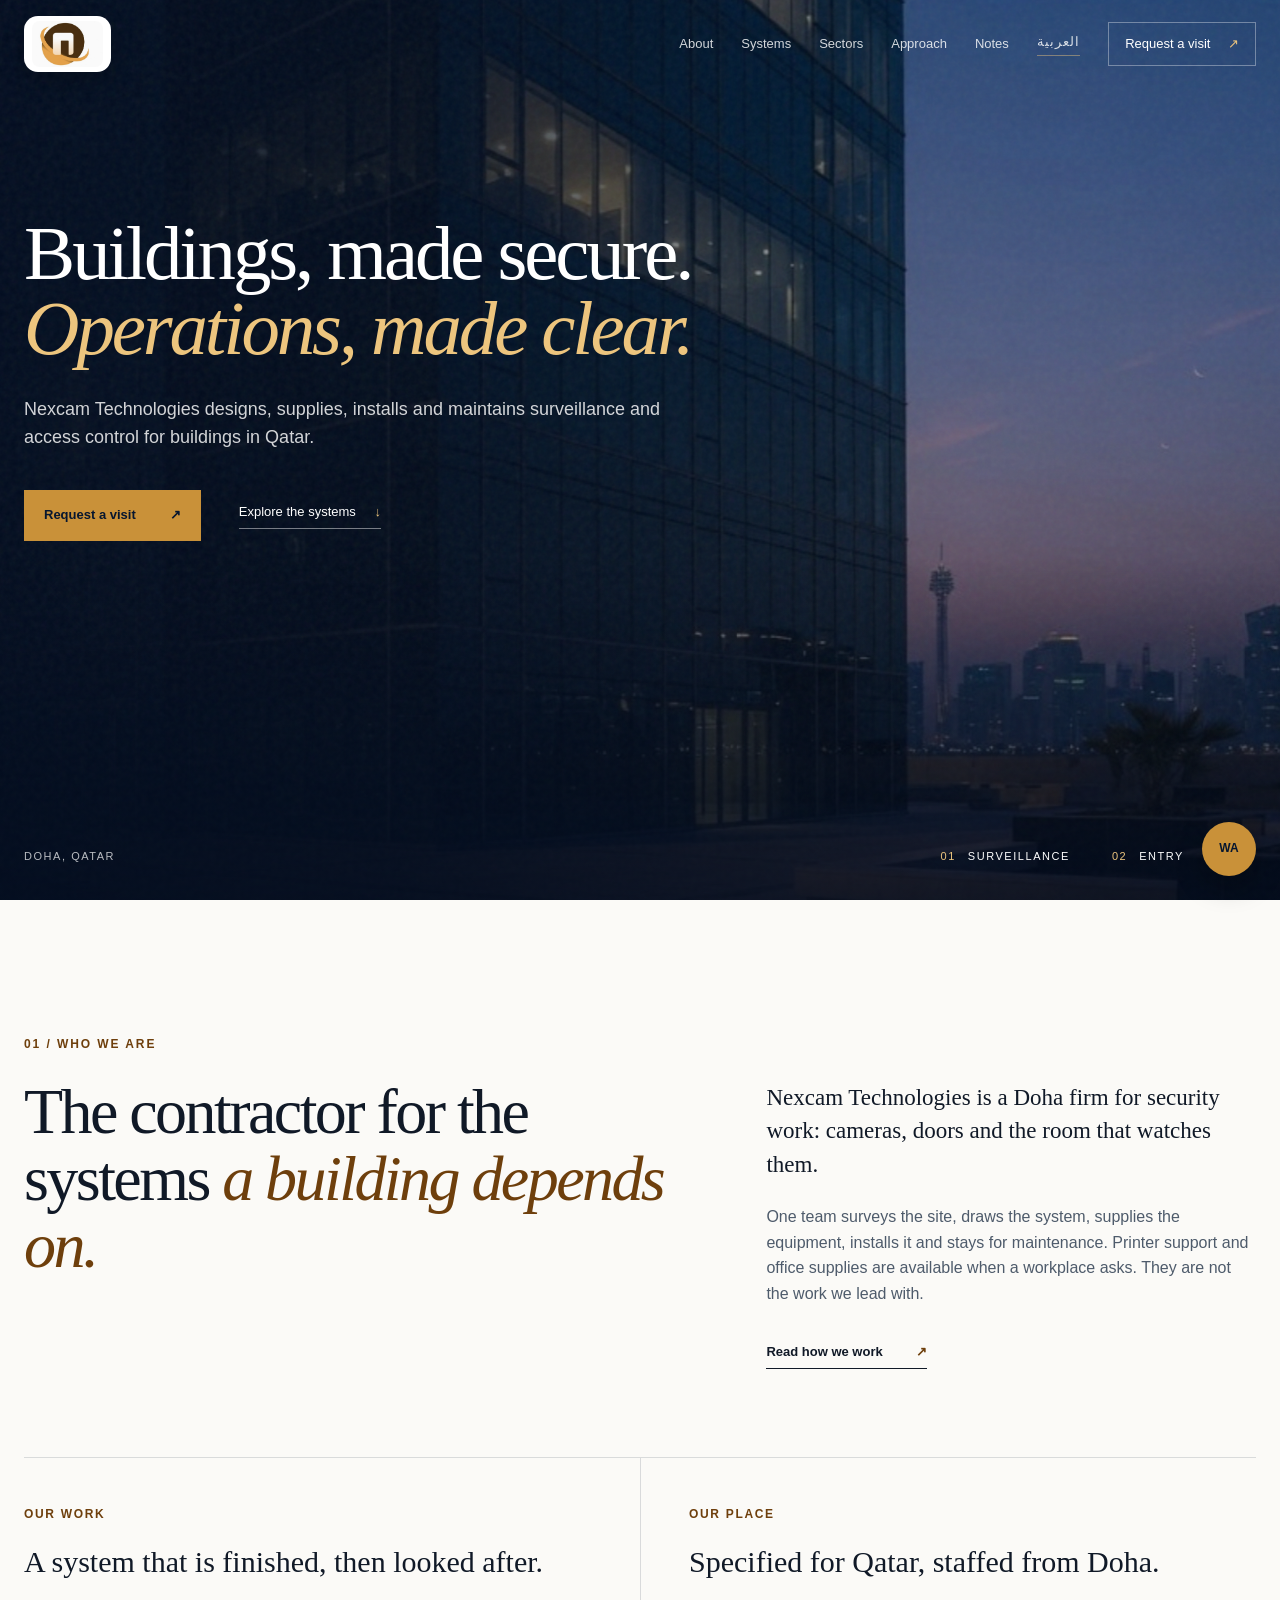
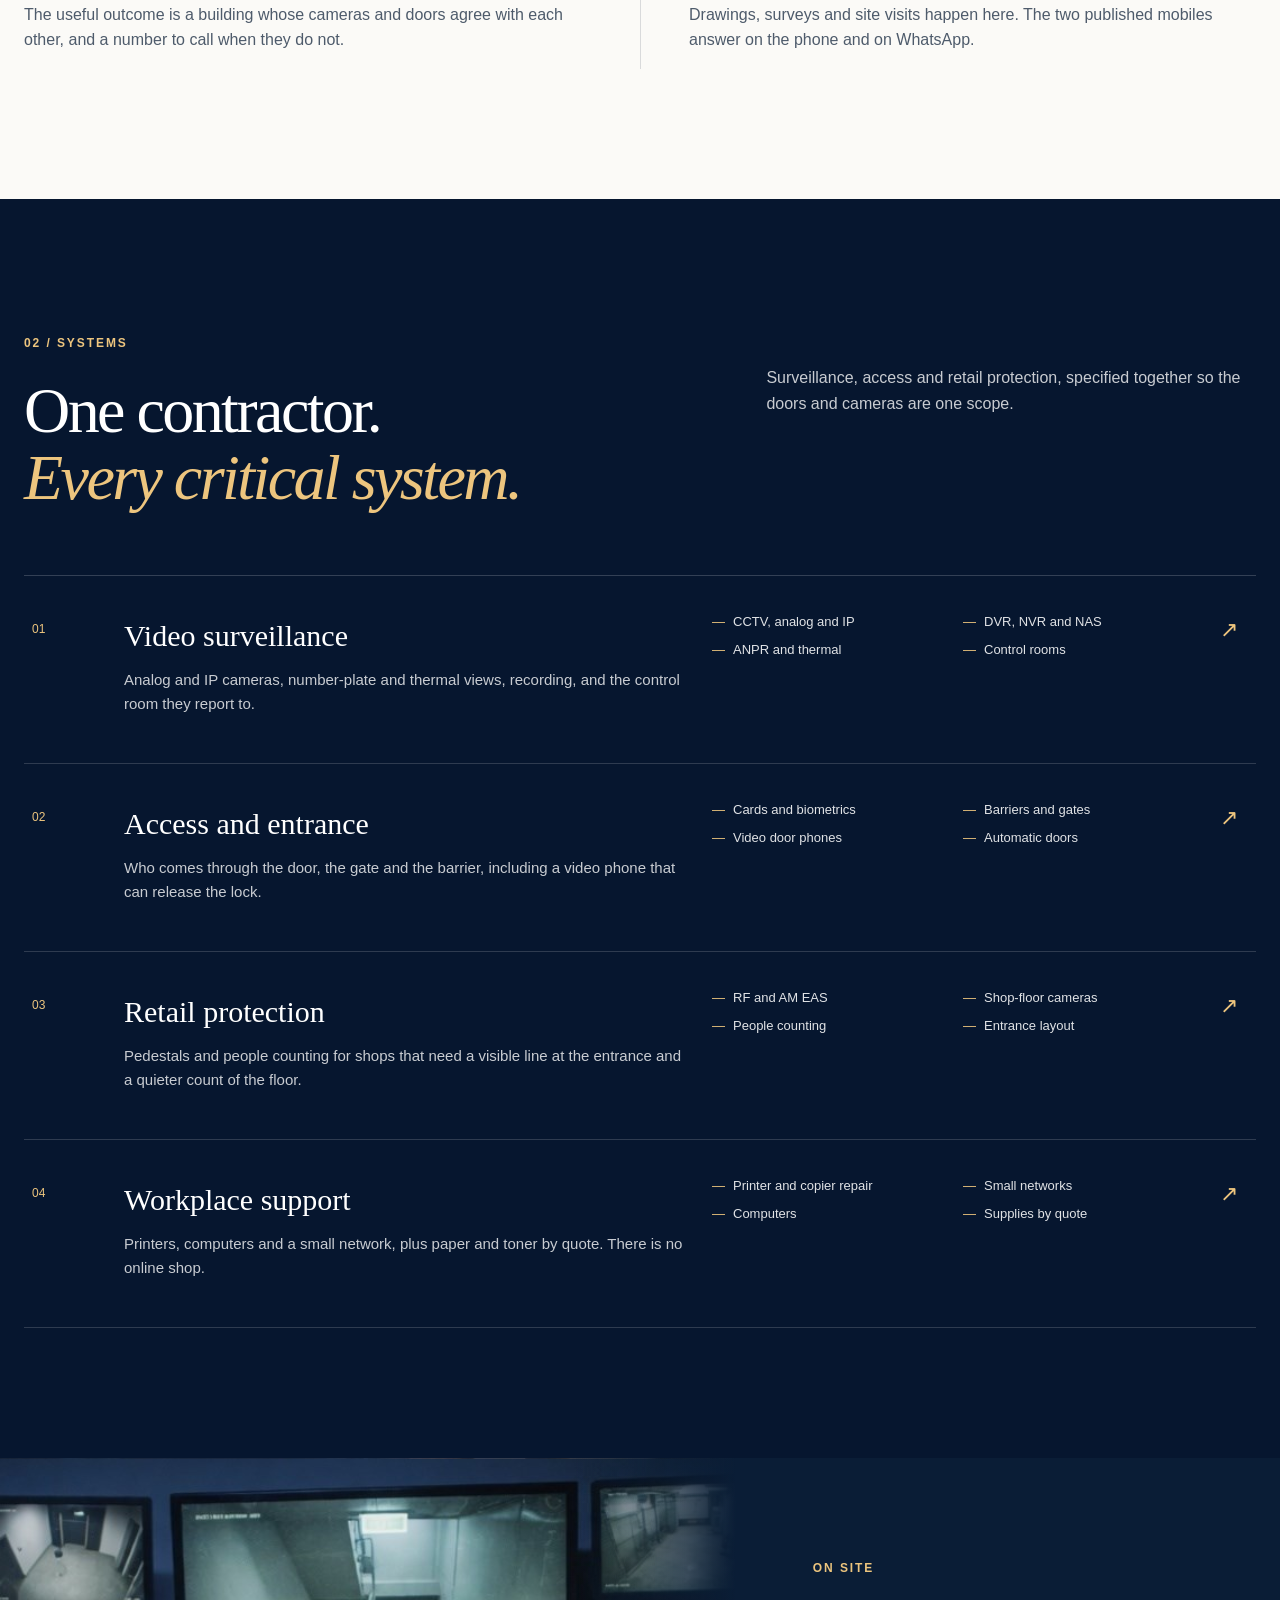
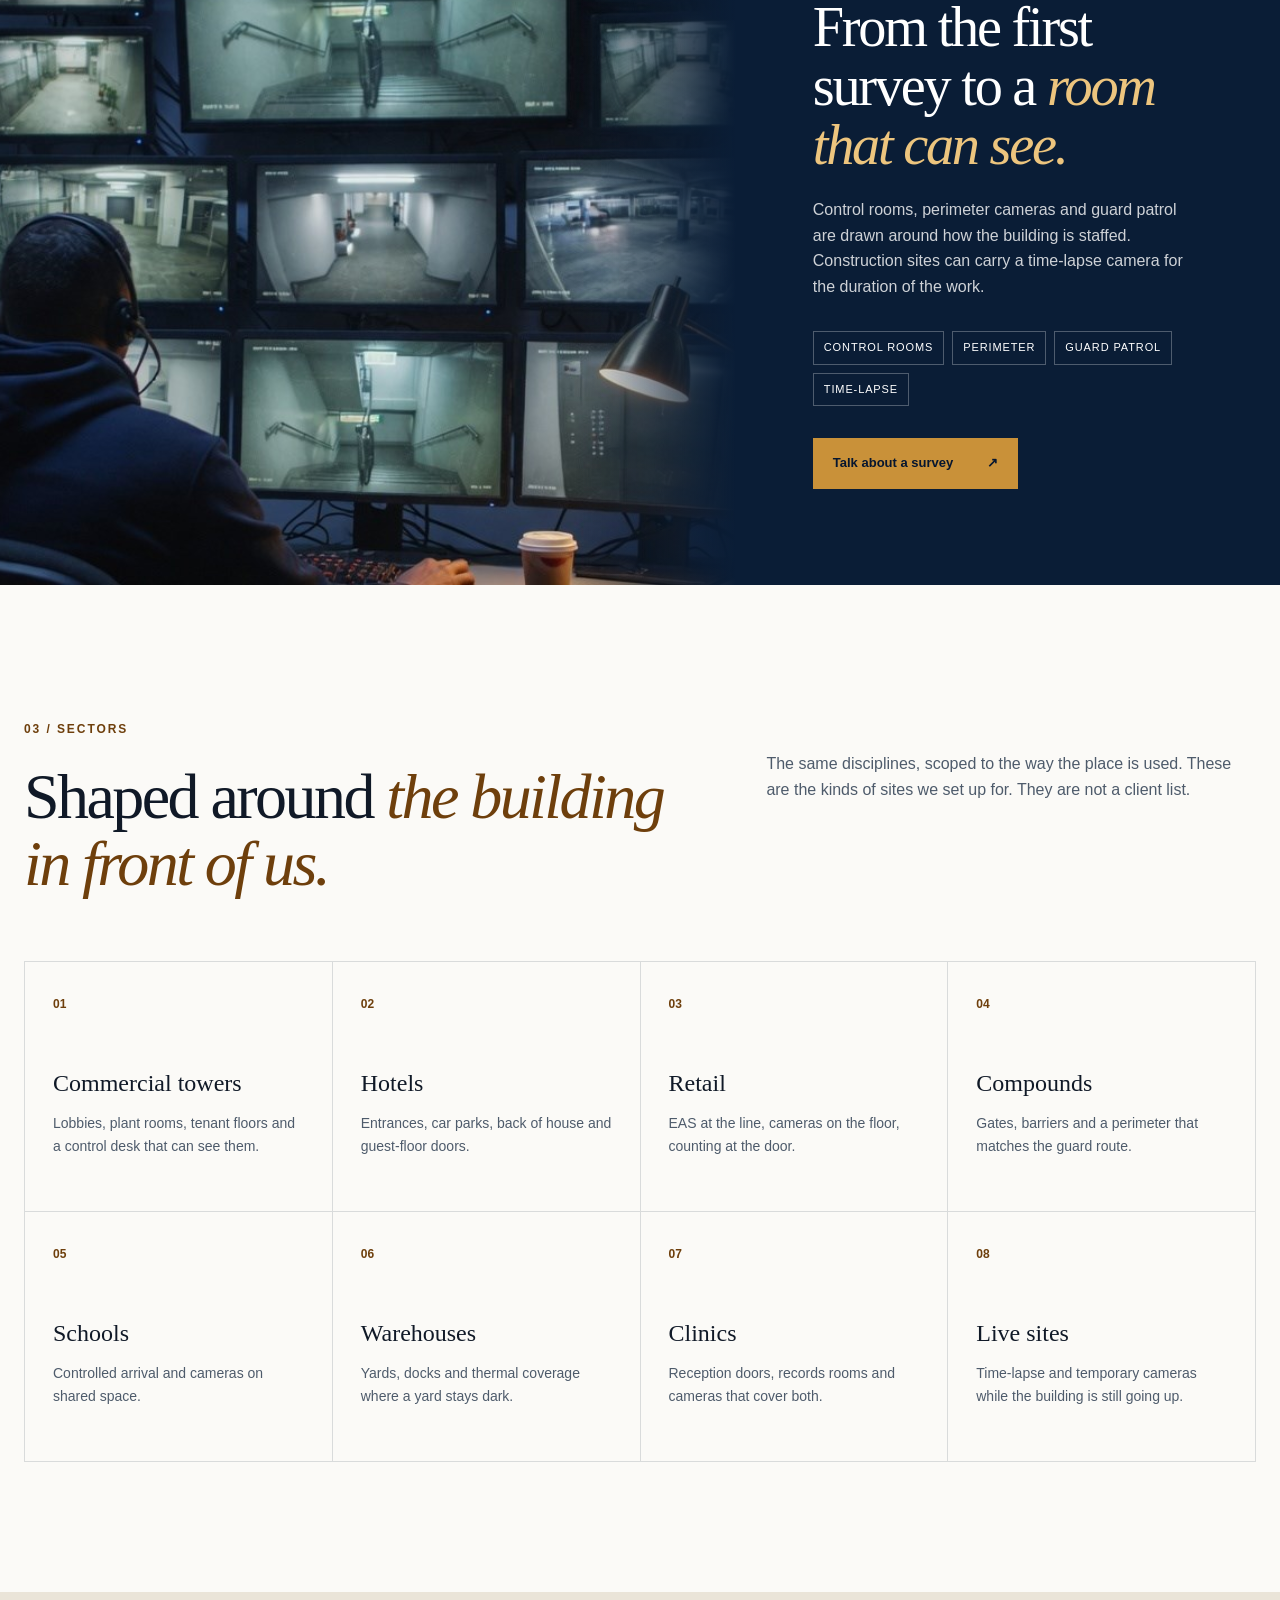
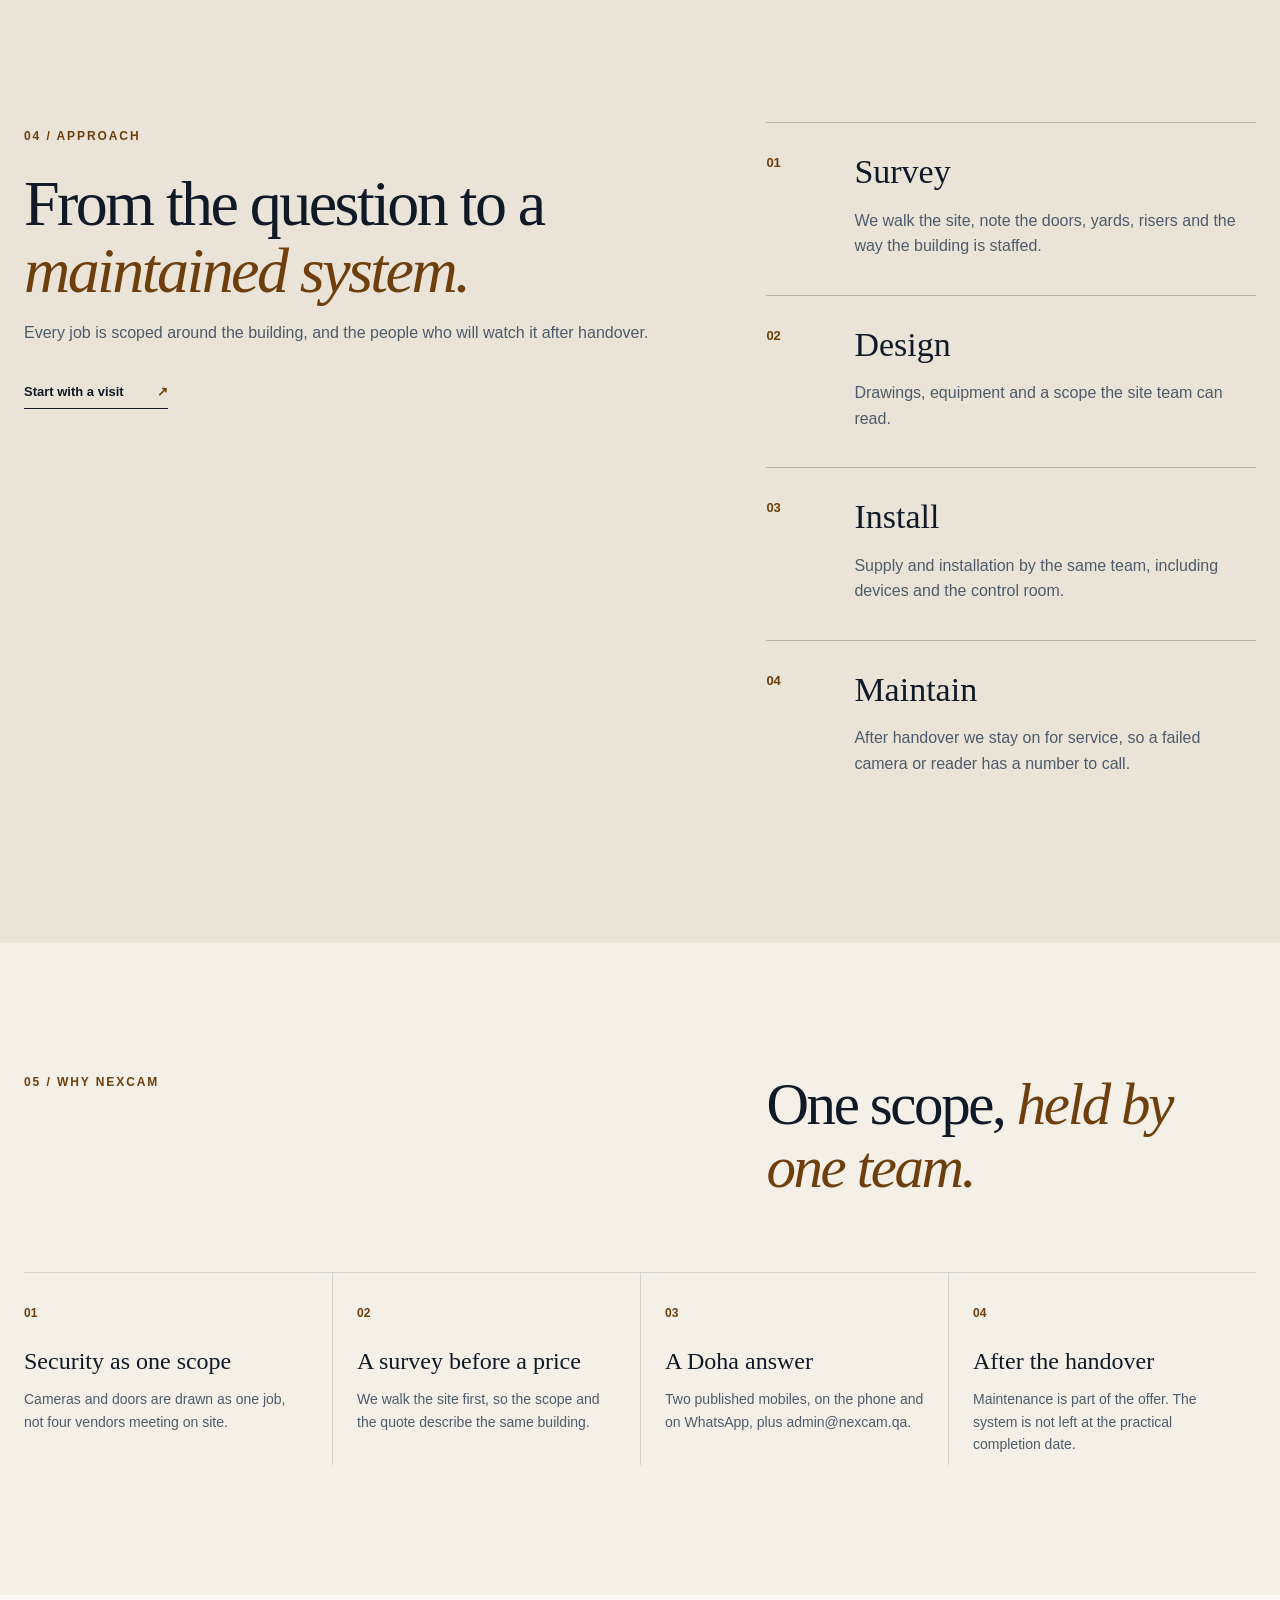
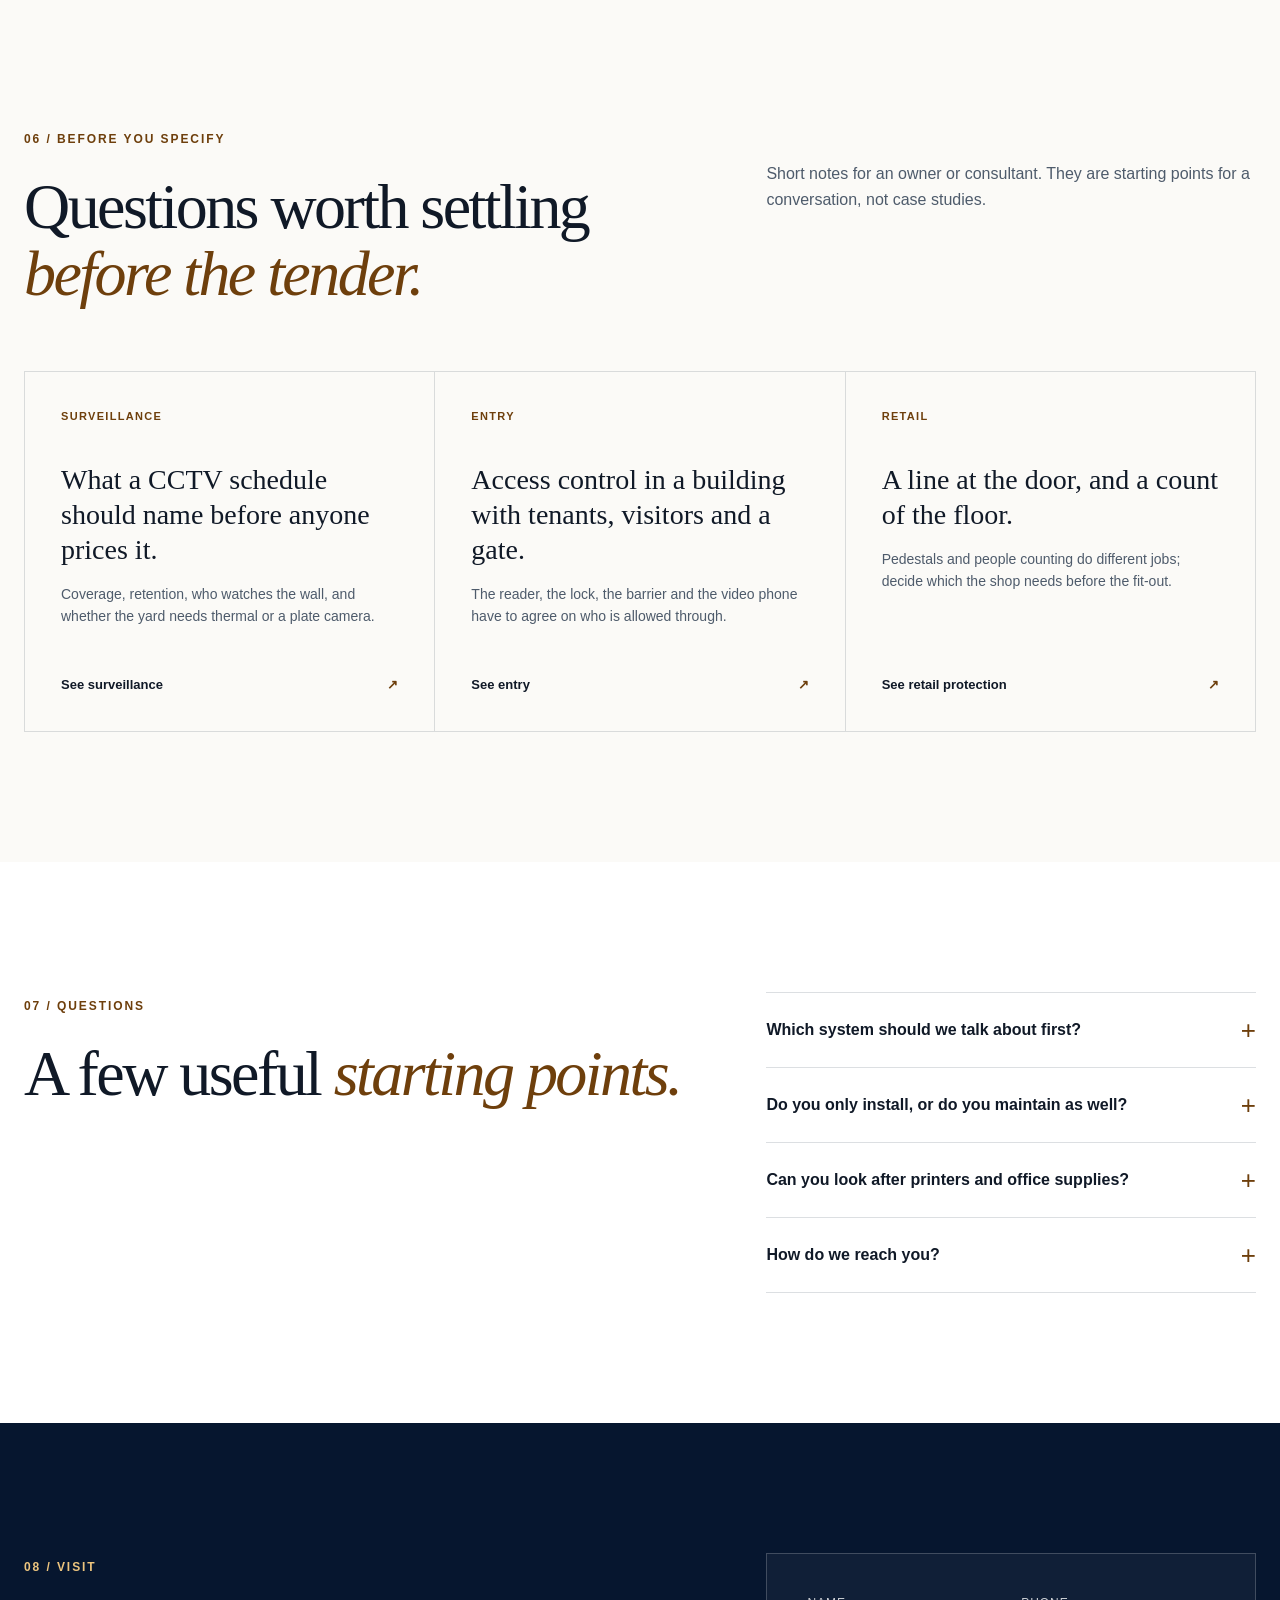
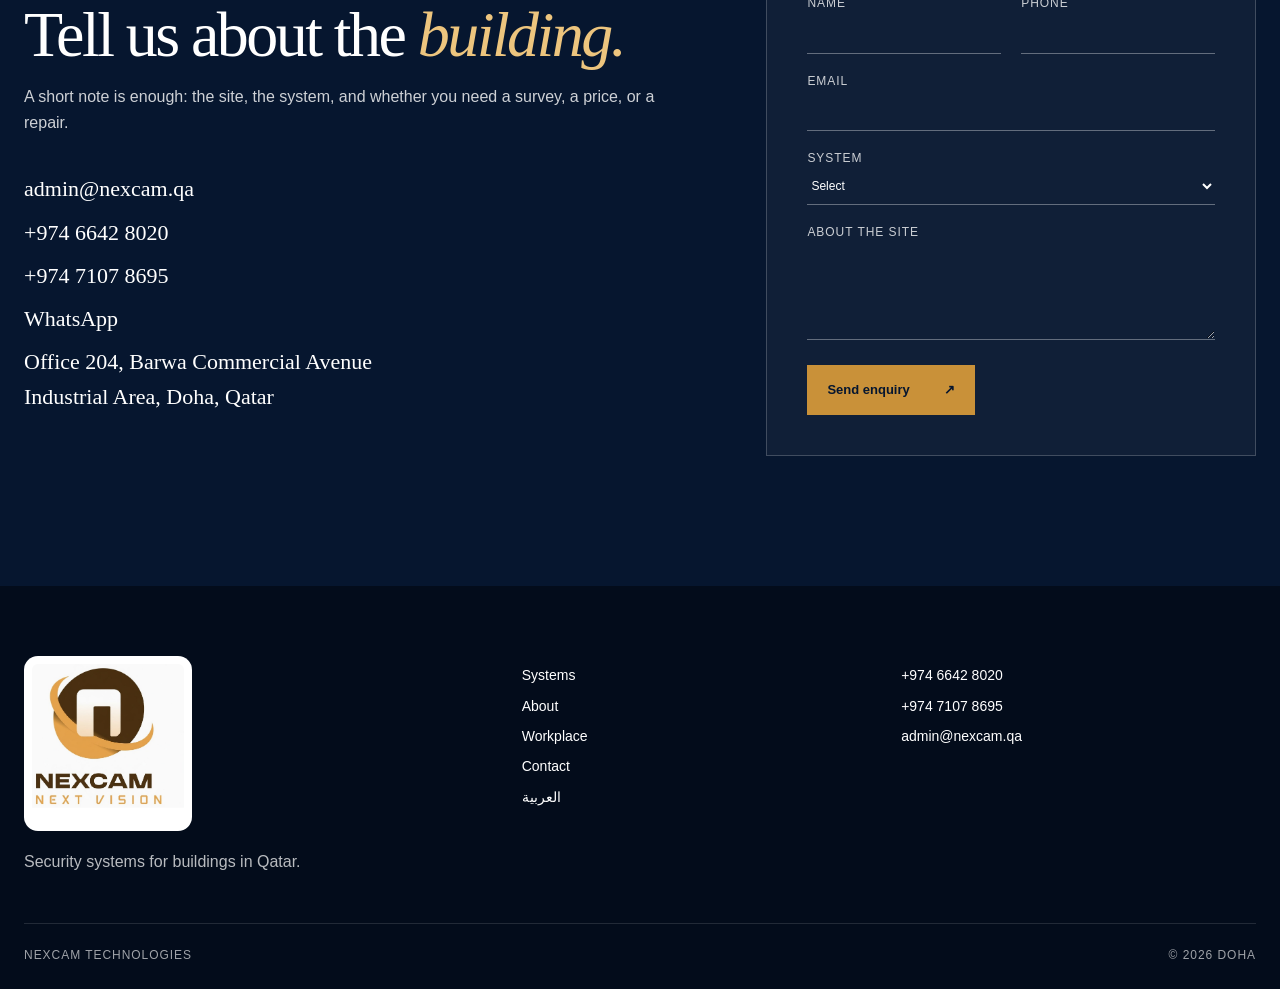
<file: index.html>
<!DOCTYPE html>
<html lang="en" dir="ltr">
<head>
  <meta charset="utf-8">
  <meta name="viewport" content="width=device-width, initial-scale=1">
  <title>Nexcam Technologies | Security systems in Qatar</title>
  <meta name="description" content="Nexcam Technologies designs, supplies, installs and maintains security systems for buildings in Qatar.">
  <link rel="canonical" href="https://nexcam.qa/">
  <link rel="alternate" hreflang="en" href="https://nexcam.qa/">
  <link rel="alternate" hreflang="ar" href="https://nexcam.qa/ar/">
  <link rel="alternate" hreflang="x-default" href="https://nexcam.qa/">
  <meta property="og:title" content="Nexcam Technologies | Security systems in Qatar">
  <meta property="og:description" content="Design, supply, installation and maintenance for surveillance and access control in Qatar.">
  <meta property="og:type" content="website">
  <meta property="og:url" content="https://nexcam.qa/">
  <meta property="og:image" content="https://nexcam.qa/images/dusk.jpg">
  <meta property="og:locale" content="en_QA">
  <meta property="og:locale:alternate" content="ar_QA">
  <meta name="twitter:card" content="summary_large_image">
  <meta name="theme-color" content="#06162f">
  <link rel="icon" href="assets/mark.svg" type="image/svg+xml">
  <link rel="preload" as="image" href="images/dusk.jpg">
  <link rel="stylesheet" href="css/styles.css">
  <script>document.documentElement.classList.add("js")</script>
  <script type="application/ld+json">
  {
    "@context": "https://schema.org",
    "@type": "LocalBusiness",
    "name": "Nexcam Technologies",
    "url": "https://nexcam.qa/",
    "image": "https://nexcam.qa/images/dusk.jpg",
    "email": "admin@nexcam.qa",
    "telephone": ["+97466428020", "+97471078695"],
    "address": {
      "@type": "PostalAddress",
      "streetAddress": "Office 204, Barwa Commercial Avenue, Industrial Area",
      "addressLocality": "Doha",
      "addressCountry": "QA"
    },
    "areaServed": "Qatar"
  }
  </script>
</head>
<body>
  <div class="scroll-progress" aria-hidden="true"><span></span></div>
  <a class="skip-link" href="#main">Skip to content</a>
  <header class="site-header" id="top">
    <div class="header-inner">
      <a class="brand" href="#top" aria-label="Nexcam Technologies home">
        <img src="images/logo-mark.jpg" alt="" width="320" height="320">
      </a>
      <div class="header-tools">
        <button class="menu-toggle" type="button" aria-expanded="false" aria-controls="main-nav" aria-label="Open navigation" data-open-label="Open navigation" data-close-label="Close navigation">
          <span></span><span></span>
        </button>
        <nav id="main-nav" class="main-nav" aria-label="Primary">
          <a href="#about">About</a>
          <a href="#services">Systems</a>
          <a href="#sectors">Sectors</a>
          <a href="#approach">Approach</a>
          <a href="#insights">Notes</a>
          <a class="lang" href="ar/index.html" hreflang="ar" lang="ar">العربية</a>
          <a class="nav-cta" href="#contact">Request a visit <span>↗</span></a>
        </nav>
      </div>
    </div>
  </header>
  <main id="main">
    <section class="hero" aria-labelledby="hero-title">
      <div class="hero-media" aria-hidden="true"></div>
      <div class="hero-grain" aria-hidden="true"></div>
      <div class="container hero-content">
        <h1 id="hero-title" class="reveal">Buildings, made secure.<br><em>Operations, made clear.</em></h1>
        <p class="hero-intro reveal">Nexcam Technologies designs, supplies, installs and maintains surveillance and access control for buildings in Qatar.</p>
        <div class="hero-actions reveal">
          <a class="button button-gold" href="#contact">Request a visit <span>↗</span></a>
          <a class="text-link" href="#services">Explore the systems <span>↓</span></a>
        </div>
      </div>
      <div class="hero-foot container reveal">
        <span>Doha, Qatar</span>
        <div class="hero-pillars">
          <span>01 <b>Surveillance</b></span>
          <span>02 <b>Entry</b></span>
        </div>
      </div>
    </section>

    <section class="statement section" id="about">
      <div class="container statement-grid">
        <div>
          <span class="section-index reveal">01 / Who we are</span>
          <h2 class="display reveal">The contractor for the systems <em>a building depends on.</em></h2>
        </div>
        <div class="statement-copy reveal">
          <p class="lead">Nexcam Technologies is a Doha firm for security work: cameras, doors and the room that watches them.</p>
          <p>One team surveys the site, draws the system, supplies the equipment, installs it and stays for maintenance. Printer support and office supplies are available when a workplace asks. They are not the work we lead with.</p>
          <a class="arrow-link" href="about.html">Read how we work <span>↗</span></a>
        </div>
      </div>
      <div class="container purpose-grid">
        <article class="purpose-card reveal">
          <small>Our work</small>
          <h3>A system that is finished, then looked after.</h3>
          <p>The useful outcome is a building whose cameras and doors agree with each other, and a number to call when they do not.</p>
        </article>
        <article class="purpose-card reveal">
          <small>Our place</small>
          <h3>Specified for Qatar, staffed from Doha.</h3>
          <p>Drawings, surveys and site visits happen here. The two published mobiles answer on the phone and on WhatsApp.</p>
        </article>
      </div>
    </section>

    <section class="services section section-navy" id="services">
      <div class="container">
        <div class="section-heading light">
          <div>
            <span class="section-index reveal">02 / Systems</span>
            <h2 class="display reveal">One contractor.<br><em>Every critical system.</em></h2>
          </div>
          <p class="reveal">Surveillance, access and retail protection, specified together so the doors and cameras are one scope.</p>
        </div>
        <div class="service-list">
          <a class="service-row reveal" href="security.html#surveillance">
            <span class="service-no">01</span>
            <div><h3>Video surveillance</h3><p>Analog and IP cameras, number-plate and thermal views, recording, and the control room they report to.</p></div>
            <ul><li>CCTV, analog and IP</li><li>ANPR and thermal</li><li>DVR, NVR and NAS</li><li>Control rooms</li></ul>
            <span class="service-arrow" aria-hidden="true">↗</span>
          </a>
          <a class="service-row reveal" href="security.html#entry">
            <span class="service-no">02</span>
            <div><h3>Access and entrance</h3><p>Who comes through the door, the gate and the barrier, including a video phone that can release the lock.</p></div>
            <ul><li>Cards and biometrics</li><li>Video door phones</li><li>Barriers and gates</li><li>Automatic doors</li></ul>
            <span class="service-arrow" aria-hidden="true">↗</span>
          </a>
          <a class="service-row reveal" href="security.html#retail">
            <span class="service-no">03</span>
            <div><h3>Retail protection</h3><p>Pedestals and people counting for shops that need a visible line at the entrance and a quieter count of the floor.</p></div>
            <ul><li>RF and AM EAS</li><li>People counting</li><li>Shop-floor cameras</li><li>Entrance layout</li></ul>
            <span class="service-arrow" aria-hidden="true">↗</span>
          </a>
          <a class="service-row reveal" href="workplace.html">
            <span class="service-no">04</span>
            <div><h3>Workplace support</h3><p>Printers, computers and a small network, plus paper and toner by quote. There is no online shop.</p></div>
            <ul><li>Printer and copier repair</li><li>Computers</li><li>Small networks</li><li>Supplies by quote</li></ul>
            <span class="service-arrow" aria-hidden="true">↗</span>
          </a>
        </div>
      </div>
    </section>

    <section class="trade-feature" aria-labelledby="watch-title">
      <div class="trade-image" role="img" aria-label="A dim control room with a wall of monitors."></div>
      <div class="trade-panel">
        <span class="section-index reveal">On site</span>
        <h2 id="watch-title" class="reveal">From the first survey to a <em>room that can see.</em></h2>
        <p class="reveal">Control rooms, perimeter cameras and guard patrol are drawn around how the building is staffed. Construction sites can carry a time-lapse camera for the duration of the work.</p>
        <div class="trade-tags reveal"><span>Control rooms</span><span>Perimeter</span><span>Guard patrol</span><span>Time-lapse</span></div>
        <a class="button button-gold reveal" href="#contact">Talk about a survey <span>↗</span></a>
      </div>
    </section>

    <section class="section" id="sectors">
      <div class="container">
        <div class="section-heading">
          <div>
            <span class="section-index reveal">03 / Sectors</span>
            <h2 class="display reveal">Shaped around <em>the building in front of us.</em></h2>
          </div>
          <p class="reveal">The same disciplines, scoped to the way the place is used. These are the kinds of sites we set up for. They are not a client list.</p>
        </div>
        <div class="industry-grid">
          <article class="industry-card reveal"><span>01</span><h3>Commercial towers</h3><p>Lobbies, plant rooms, tenant floors and a control desk that can see them.</p></article>
          <article class="industry-card reveal"><span>02</span><h3>Hotels</h3><p>Entrances, car parks, back of house and guest-floor doors.</p></article>
          <article class="industry-card reveal"><span>03</span><h3>Retail</h3><p>EAS at the line, cameras on the floor, counting at the door.</p></article>
          <article class="industry-card reveal"><span>04</span><h3>Compounds</h3><p>Gates, barriers and a perimeter that matches the guard route.</p></article>
          <article class="industry-card reveal"><span>05</span><h3>Schools</h3><p>Controlled arrival and cameras on shared space.</p></article>
          <article class="industry-card reveal"><span>06</span><h3>Warehouses</h3><p>Yards, docks and thermal coverage where a yard stays dark.</p></article>
          <article class="industry-card reveal"><span>07</span><h3>Clinics</h3><p>Reception doors, records rooms and cameras that cover both.</p></article>
          <article class="industry-card reveal"><span>08</span><h3>Live sites</h3><p>Time-lapse and temporary cameras while the building is still going up.</p></article>
        </div>
      </div>
    </section>

    <section class="approach section" id="approach">
      <div class="container approach-grid">
        <div class="approach-intro">
          <span class="section-index reveal">04 / Approach</span>
          <h2 class="display reveal">From the question to a <em>maintained system.</em></h2>
          <p class="reveal">Every job is scoped around the building, and the people who will watch it after handover.</p>
          <a class="arrow-link reveal" href="#contact">Start with a visit <span>↗</span></a>
        </div>
        <ol class="steps">
          <li class="reveal"><span>01</span><div><h3>Survey</h3><p>We walk the site, note the doors, yards, risers and the way the building is staffed.</p></div></li>
          <li class="reveal"><span>02</span><div><h3>Design</h3><p>Drawings, equipment and a scope the site team can read.</p></div></li>
          <li class="reveal"><span>03</span><div><h3>Install</h3><p>Supply and installation by the same team, including devices and the control room.</p></div></li>
          <li class="reveal"><span>04</span><div><h3>Maintain</h3><p>After handover we stay on for service, so a failed camera or reader has a number to call.</p></div></li>
        </ol>
      </div>
    </section>

    <section class="section section-ivory" id="why">
      <div class="container">
        <div class="why-head">
          <span class="section-index reveal">05 / Why Nexcam</span>
          <blockquote class="reveal">One scope, <em>held by one team.</em></blockquote>
        </div>
        <div class="why-grid">
          <article class="reveal"><span>01</span><h3>Security as one scope</h3><p>Cameras and doors are drawn as one job, not four vendors meeting on site.</p></article>
          <article class="reveal"><span>02</span><h3>A survey before a price</h3><p>We walk the site first, so the scope and the quote describe the same building.</p></article>
          <article class="reveal"><span>03</span><h3>A Doha answer</h3><p>Two published mobiles, on the phone and on WhatsApp, plus admin@nexcam.qa.</p></article>
          <article class="reveal"><span>04</span><h3>After the handover</h3><p>Maintenance is part of the offer. The system is not left at the practical completion date.</p></article>
        </div>
      </div>
    </section>

    <section class="section" id="insights">
      <div class="container">
        <div class="section-heading">
          <div>
            <span class="section-index reveal">06 / Before you specify</span>
            <h2 class="display reveal">Questions worth settling <em>before the tender.</em></h2>
          </div>
          <p class="reveal">Short notes for an owner or consultant. They are starting points for a conversation, not case studies.</p>
        </div>
        <div class="insight-grid">
          <article class="insight-card reveal">
            <small>Surveillance</small>
            <h3>What a CCTV schedule should name before anyone prices it.</h3>
            <p>Coverage, retention, who watches the wall, and whether the yard needs thermal or a plate camera.</p>
            <a href="security.html#surveillance">See surveillance <span>↗</span></a>
          </article>
          <article class="insight-card reveal">
            <small>Entry</small>
            <h3>Access control in a building with tenants, visitors and a gate.</h3>
            <p>The reader, the lock, the barrier and the video phone have to agree on who is allowed through.</p>
            <a href="security.html#entry">See entry <span>↗</span></a>
          </article>
          <article class="insight-card reveal">
            <small>Retail</small>
            <h3>A line at the door, and a count of the floor.</h3>
            <p>Pedestals and people counting do different jobs; decide which the shop needs before the fit-out.</p>
            <a href="security.html#retail">See retail protection <span>↗</span></a>
          </article>
        </div>
      </div>
    </section>

    <section class="faq section" id="questions">
      <div class="container faq-grid">
        <div>
          <span class="section-index reveal">07 / Questions</span>
          <h2 class="display reveal">A few useful <em>starting points.</em></h2>
        </div>
        <div class="accordion reveal">
          <details>
            <summary>Which system should we talk about first? <span>+</span></summary>
            <p>Start with the decision in front of you: a new building, a tender, or a failed camera line. We will say which parts of the scope belong together.</p>
          </details>
          <details>
            <summary>Do you only install, or do you maintain as well? <span>+</span></summary>
            <p>Both. Survey, design, supply, installation and maintenance are one sequence. A site can also call us for an existing system.</p>
          </details>
          <details>
            <summary>Can you look after printers and office supplies? <span>+</span></summary>
            <p>Yes, as a quieter line of work: printer and copier repair, computers, a small network, and paper, toner and desk supplies by quote. There is no cart.</p>
          </details>
          <details>
            <summary>How do we reach you? <span>+</span></summary>
            <p>Call or WhatsApp +974 6642 8020 or +974 7107 8695, or write to admin@nexcam.qa. The form opens an email with what you typed.</p>
          </details>
        </div>
      </div>
    </section>

    <section class="contact section" id="contact">
      <div class="container contact-grid">
        <div class="contact-copy">
          <span class="section-index reveal">08 / Visit</span>
          <h2 class="display reveal">Tell us about the <em>building.</em></h2>
          <p class="reveal">A short note is enough: the site, the system, and whether you need a survey, a price, or a repair.</p>
          <div class="contact-details reveal">
            <a href="mailto:admin@nexcam.qa">admin@nexcam.qa</a>
            <a href="tel:+97466428020">+974 6642 8020</a>
            <a href="tel:+97471078695">+974 7107 8695</a>
            <a href="https://wa.me/97466428020">WhatsApp</a>
            <span>Office 204, Barwa Commercial Avenue<br>Industrial Area, Doha, Qatar</span>
          </div>
        </div>
        <form class="contact-form enquiry reveal" data-subject="Website enquiry">
          <p class="form-error" hidden>Add the missing fields, then send again.</p>
          <div class="field-row">
            <label>Name<input id="name" name="name" required autocomplete="name"></label>
            <label>Phone<input id="phone" name="phone" type="tel" required autocomplete="tel"></label>
          </div>
          <label>Email<input id="email" name="email" type="email" required autocomplete="email"></label>
          <label>System
            <select id="service" name="service" required>
              <option value="">Select</option>
              <option>Surveillance</option>
              <option>Access and entrance</option>
              <option>Retail protection</option>
              <option>Workplace support</option>
              <option>Not sure yet</option>
            </select>
          </label>
          <label>About the site<textarea id="message" name="message" rows="4" required></textarea></label>
          <label class="hp-field">Company<input name="company" tabindex="-1" autocomplete="off"></label>
          <button class="button button-gold" type="submit">Send enquiry <span>↗</span></button>
          <p class="form-note" hidden>Your email app will open with this note addressed to admin@nexcam.qa.</p>
        </form>
      </div>
    </section>
  </main>
  <footer class="site-footer">
    <div class="container footer-top">
      <div class="footer-brand">
        <img src="images/logo.jpg" alt="Nexcam, Next Vision" width="280" height="280">
        <p>Security systems for buildings in Qatar.</p>
      </div>
      <nav class="footer-links" aria-label="Footer">
        <a href="security.html">Systems</a>
        <a href="about.html">About</a>
        <a href="workplace.html">Workplace</a>
        <a href="contact.html">Contact</a>
        <a href="ar/index.html" hreflang="ar" lang="ar">العربية</a>
      </nav>
      <div class="footer-links">
        <a href="tel:+97466428020">+974 6642 8020</a>
        <a href="tel:+97471078695">+974 7107 8695</a>
        <a href="mailto:admin@nexcam.qa">admin@nexcam.qa</a>
      </div>
    </div>
    <div class="container footer-bottom">
      <span>Nexcam Technologies</span>
      <span>© <span id="year"></span> Doha</span>
    </div>
  </footer>
  <a class="whatsapp-float" href="https://wa.me/97466428020?text=Hello%20Nexcam%2C%20I%20would%20like%20to%20discuss%20a%20building." aria-label="WhatsApp Nexcam">WA</a>
  <script src="js/main.js"></script>
</body>
</html>
</file>
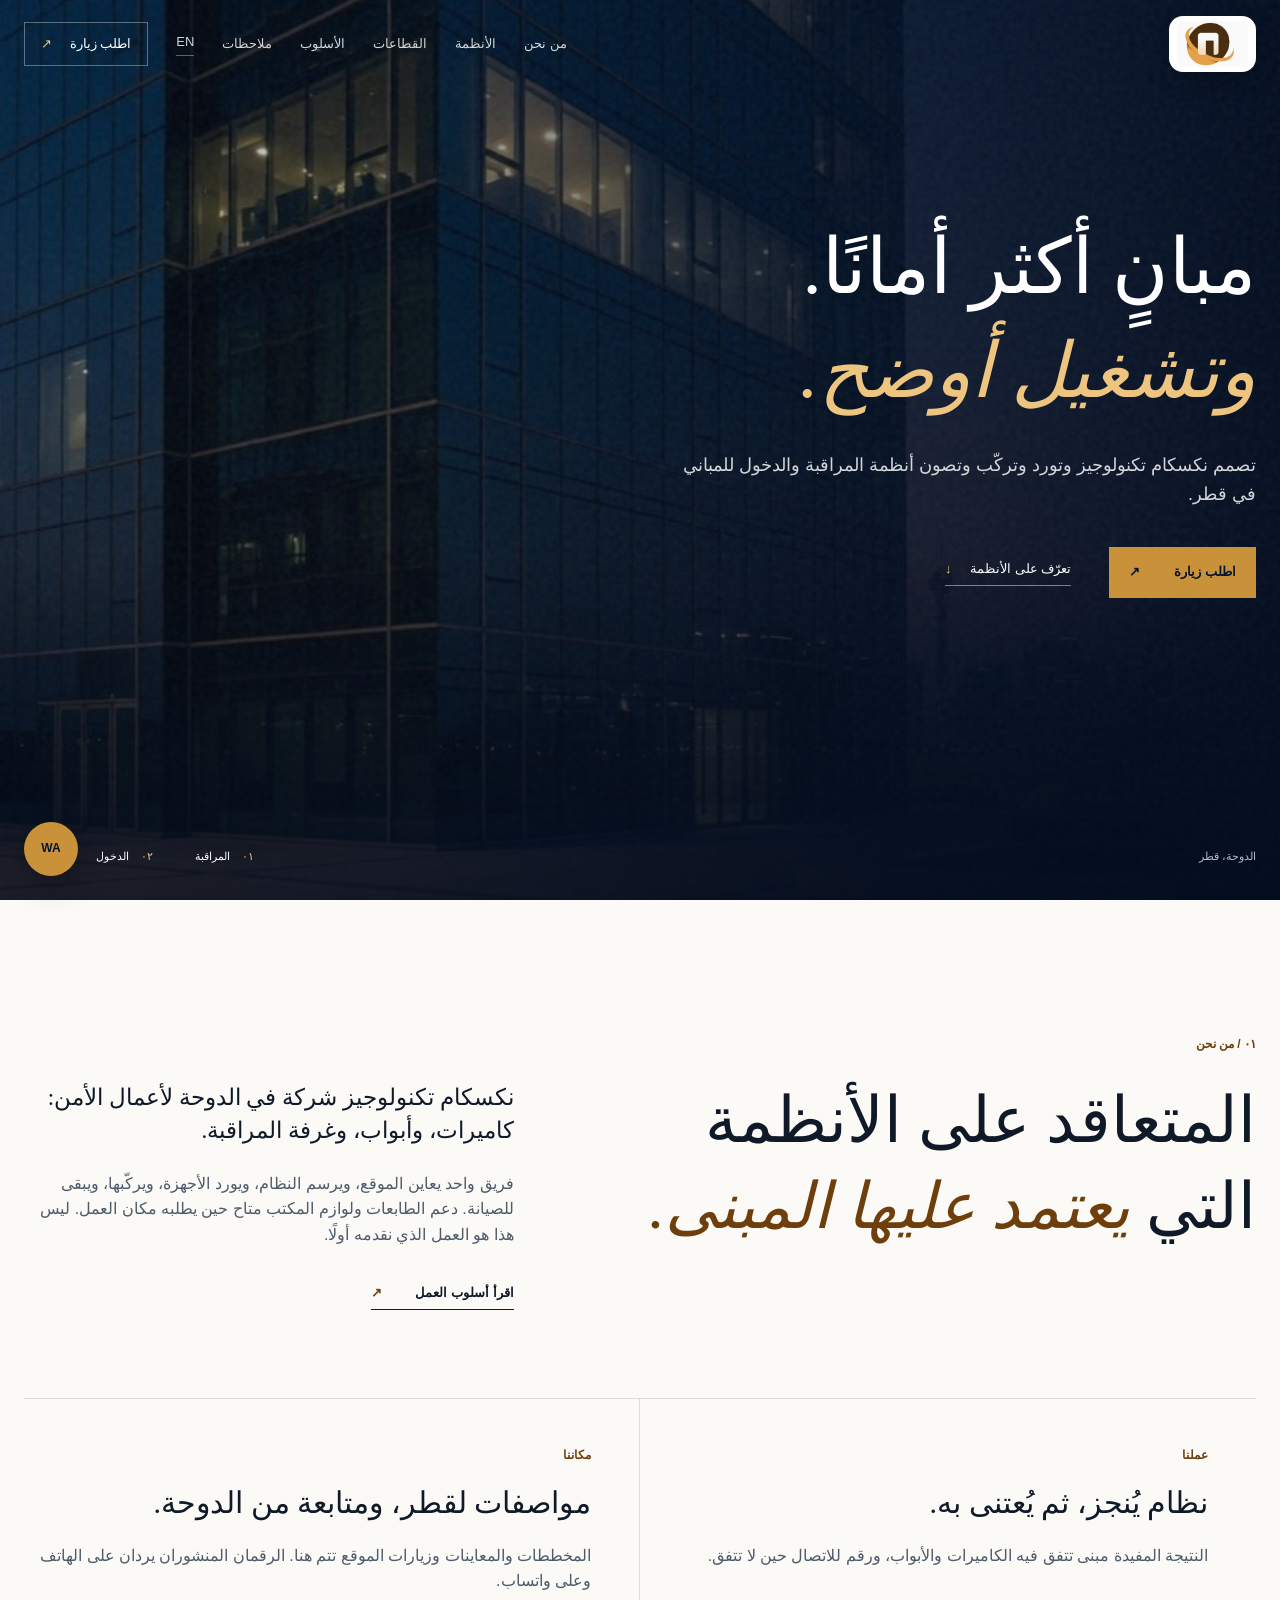
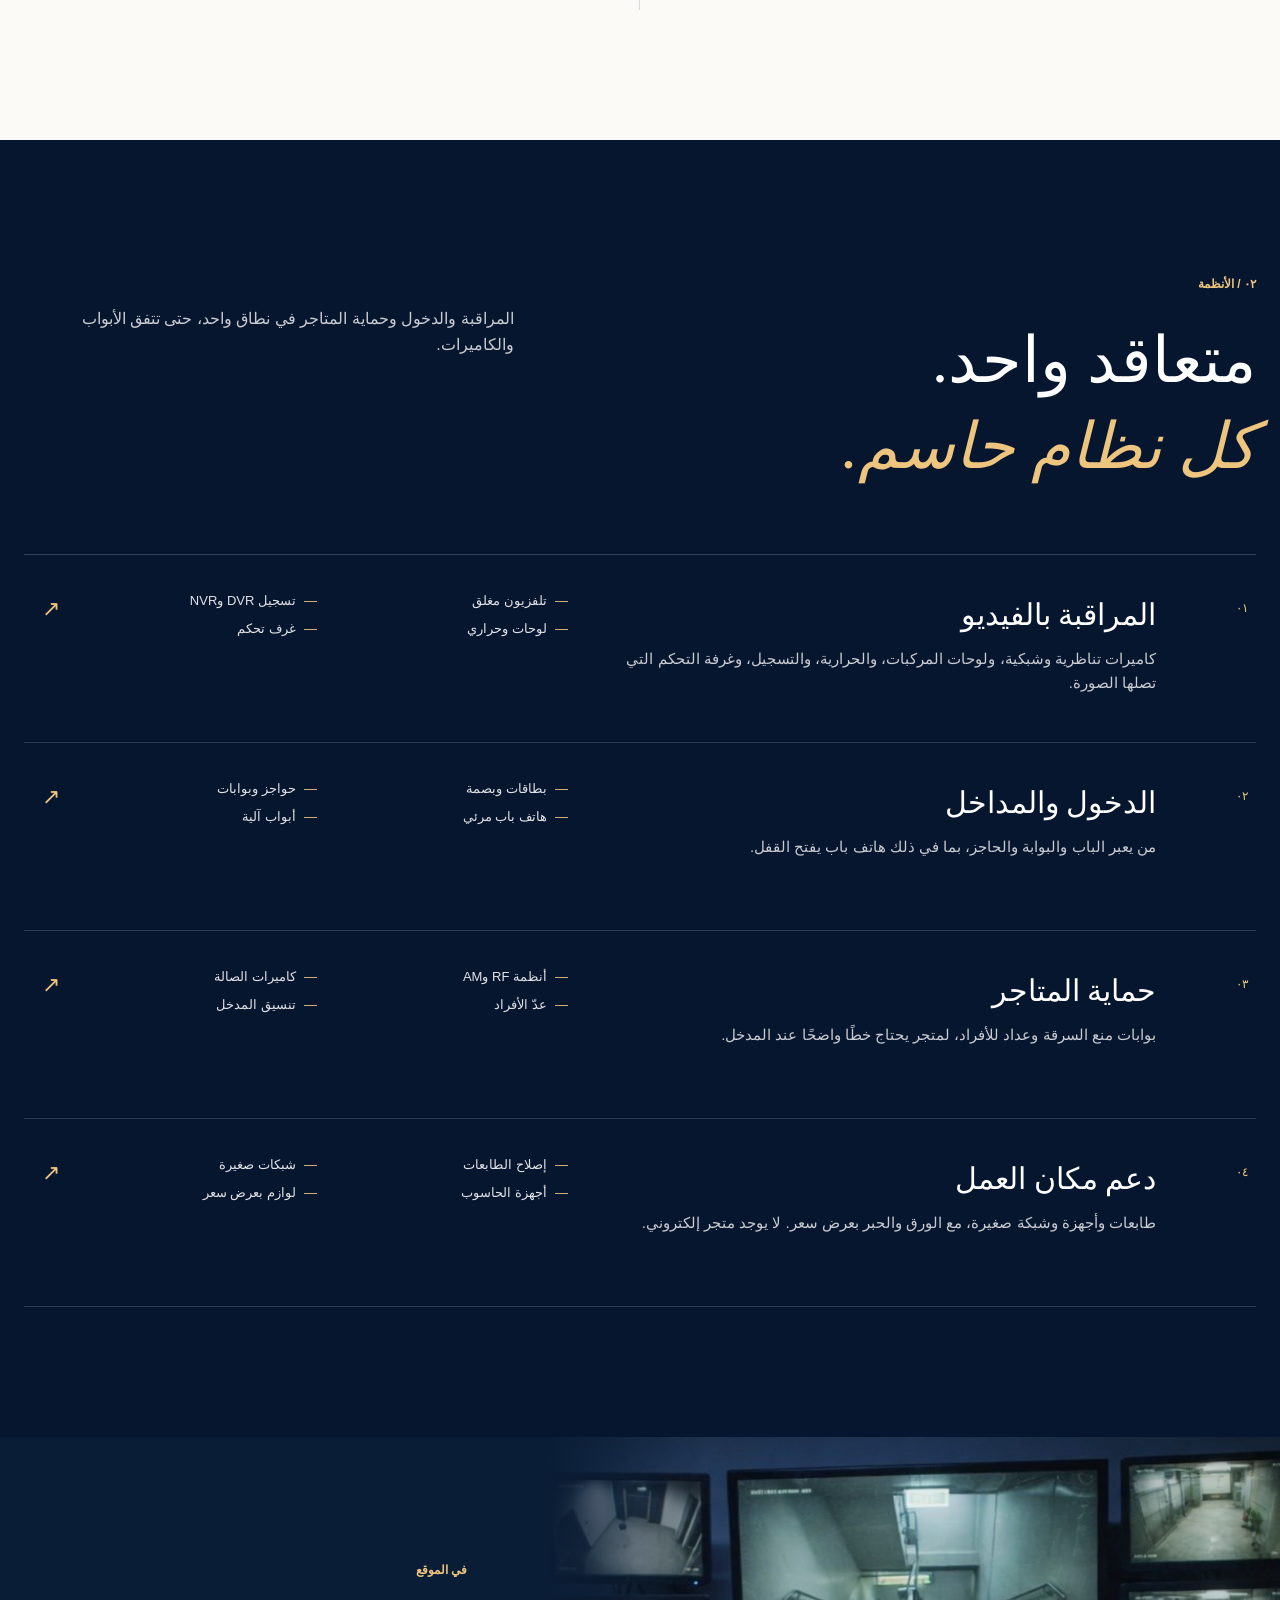
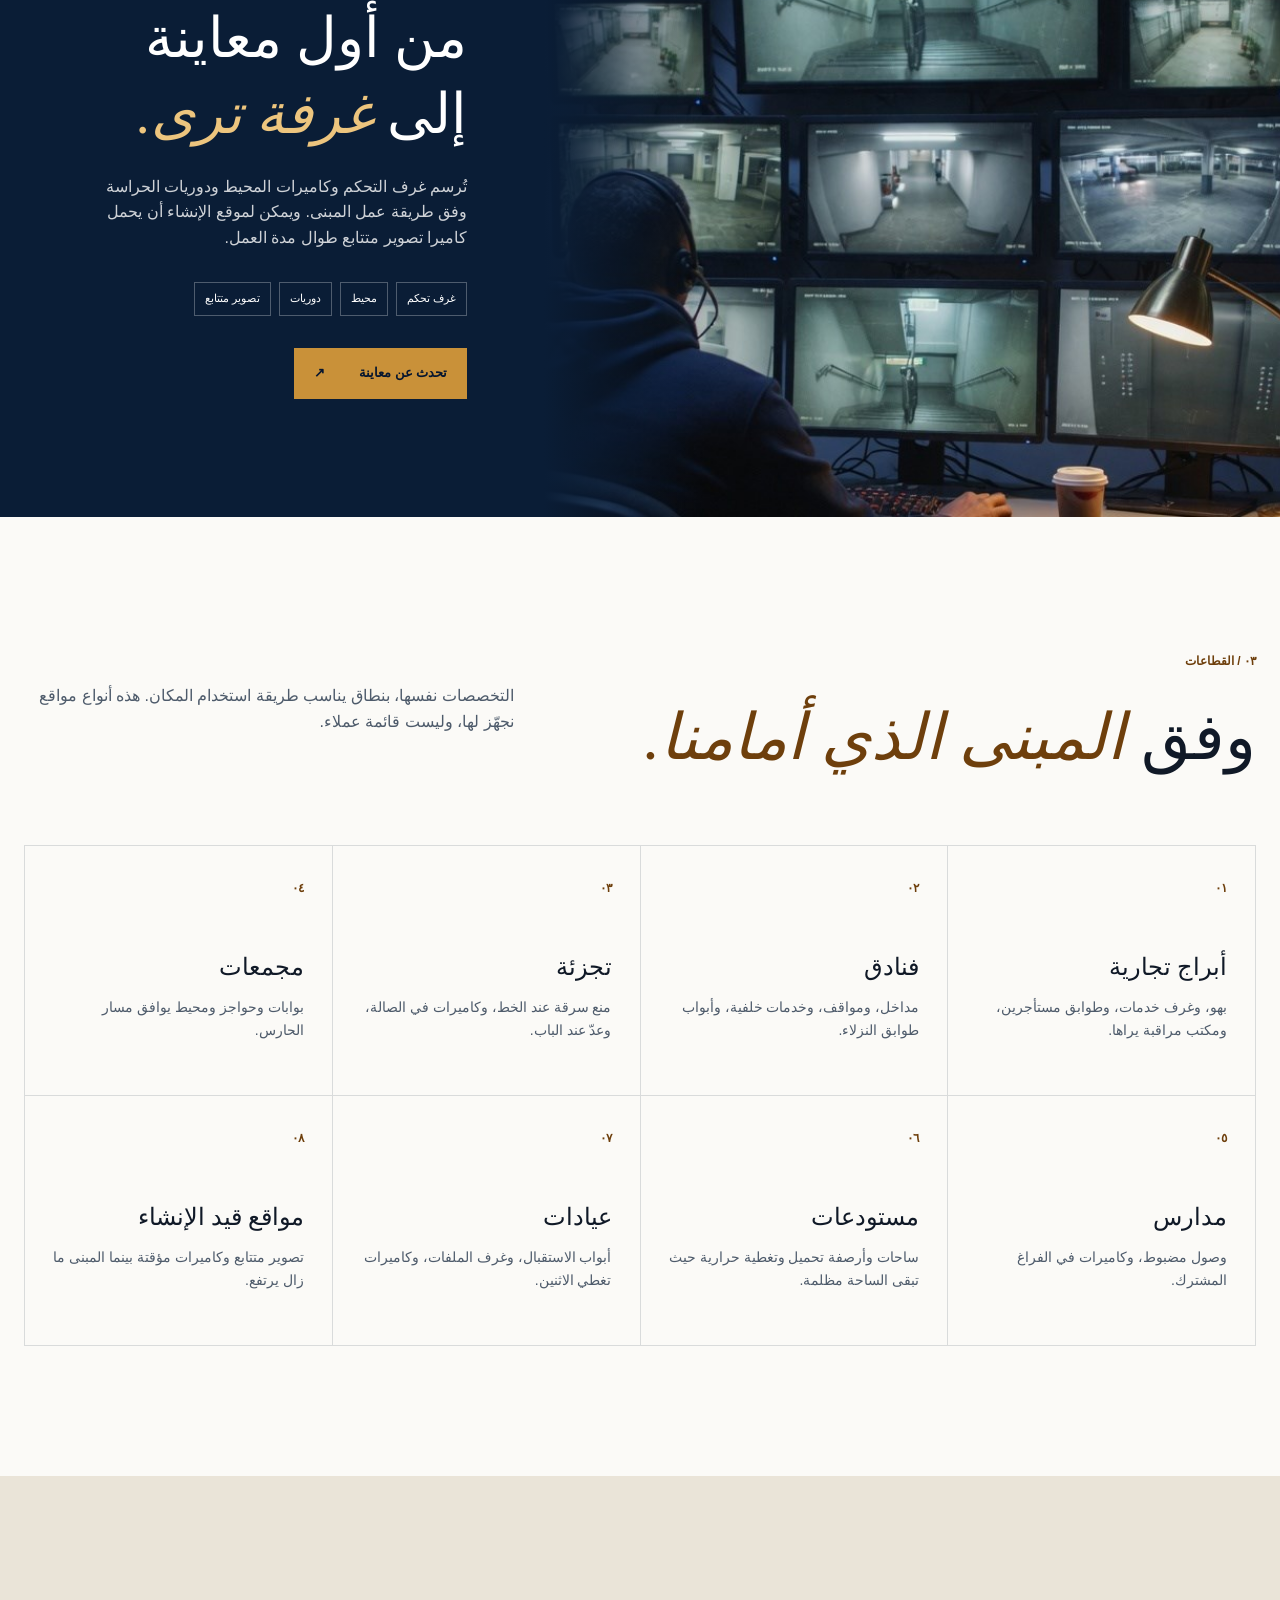
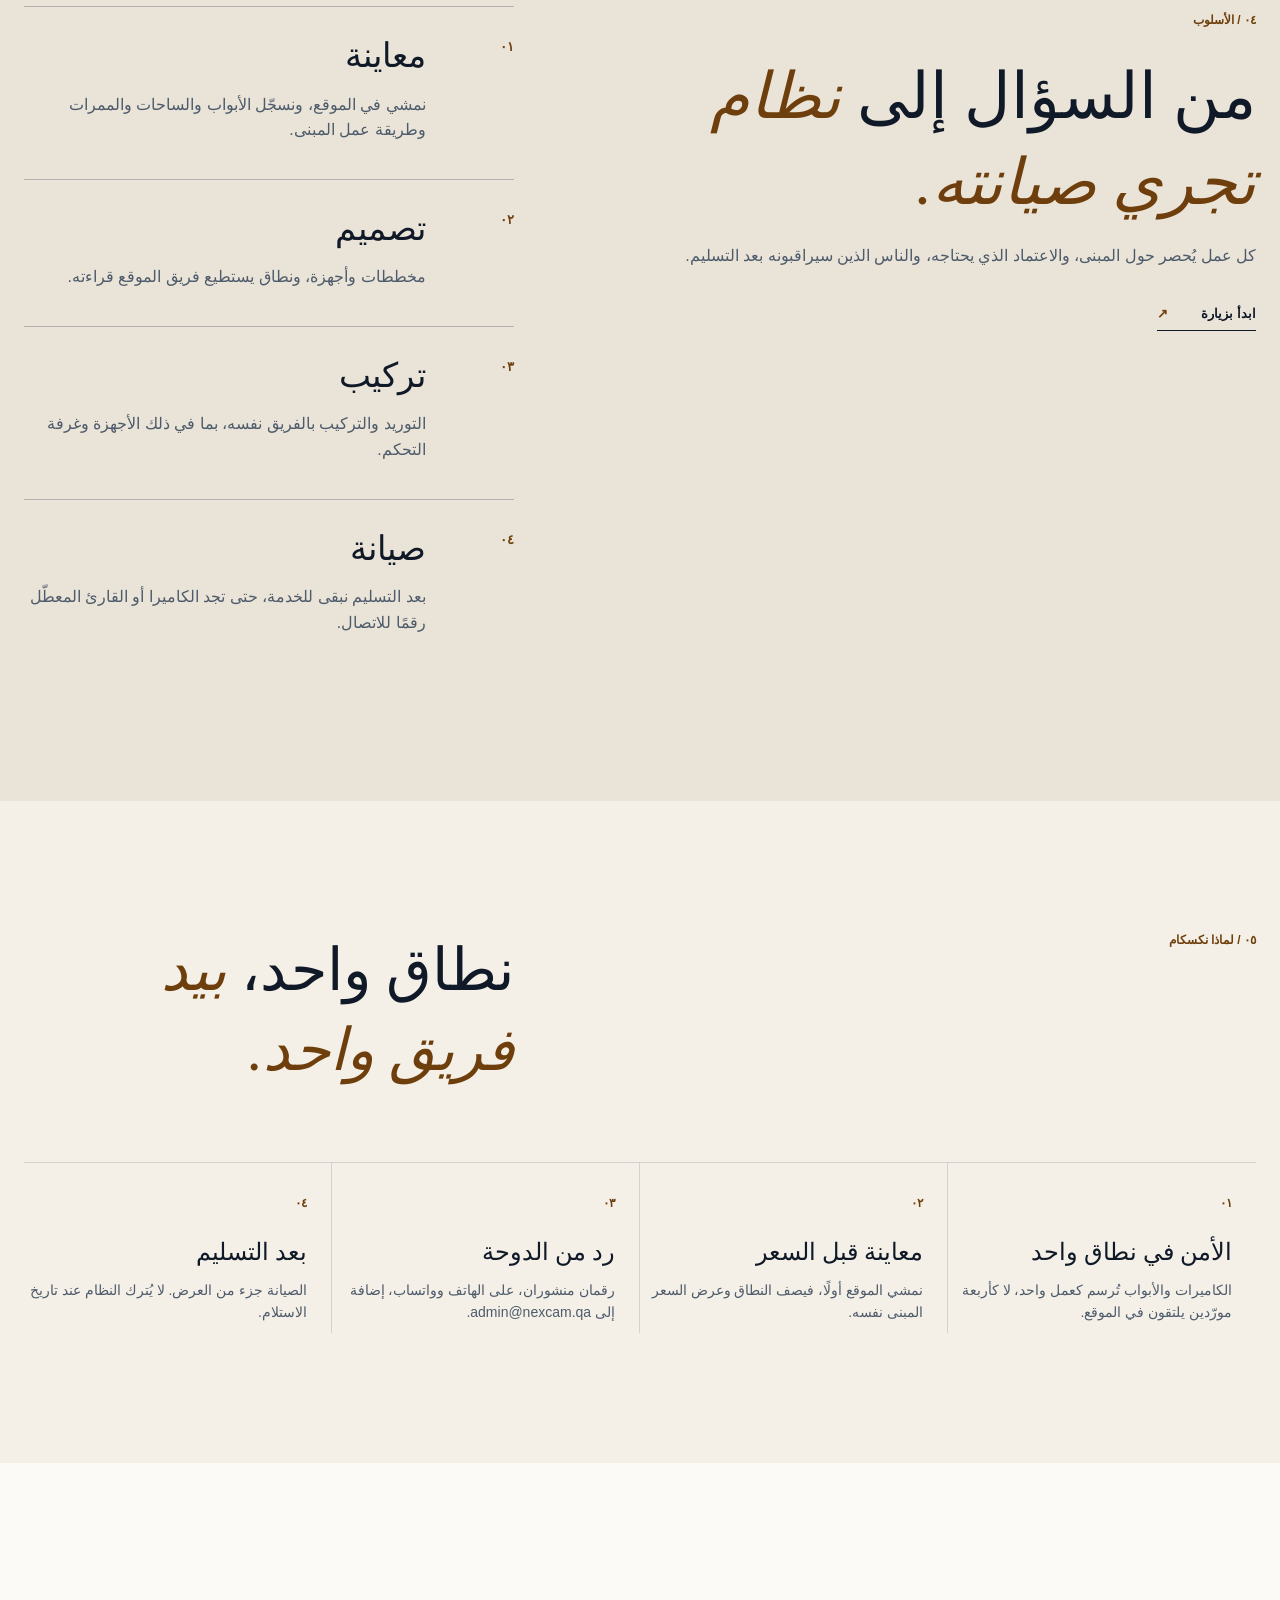
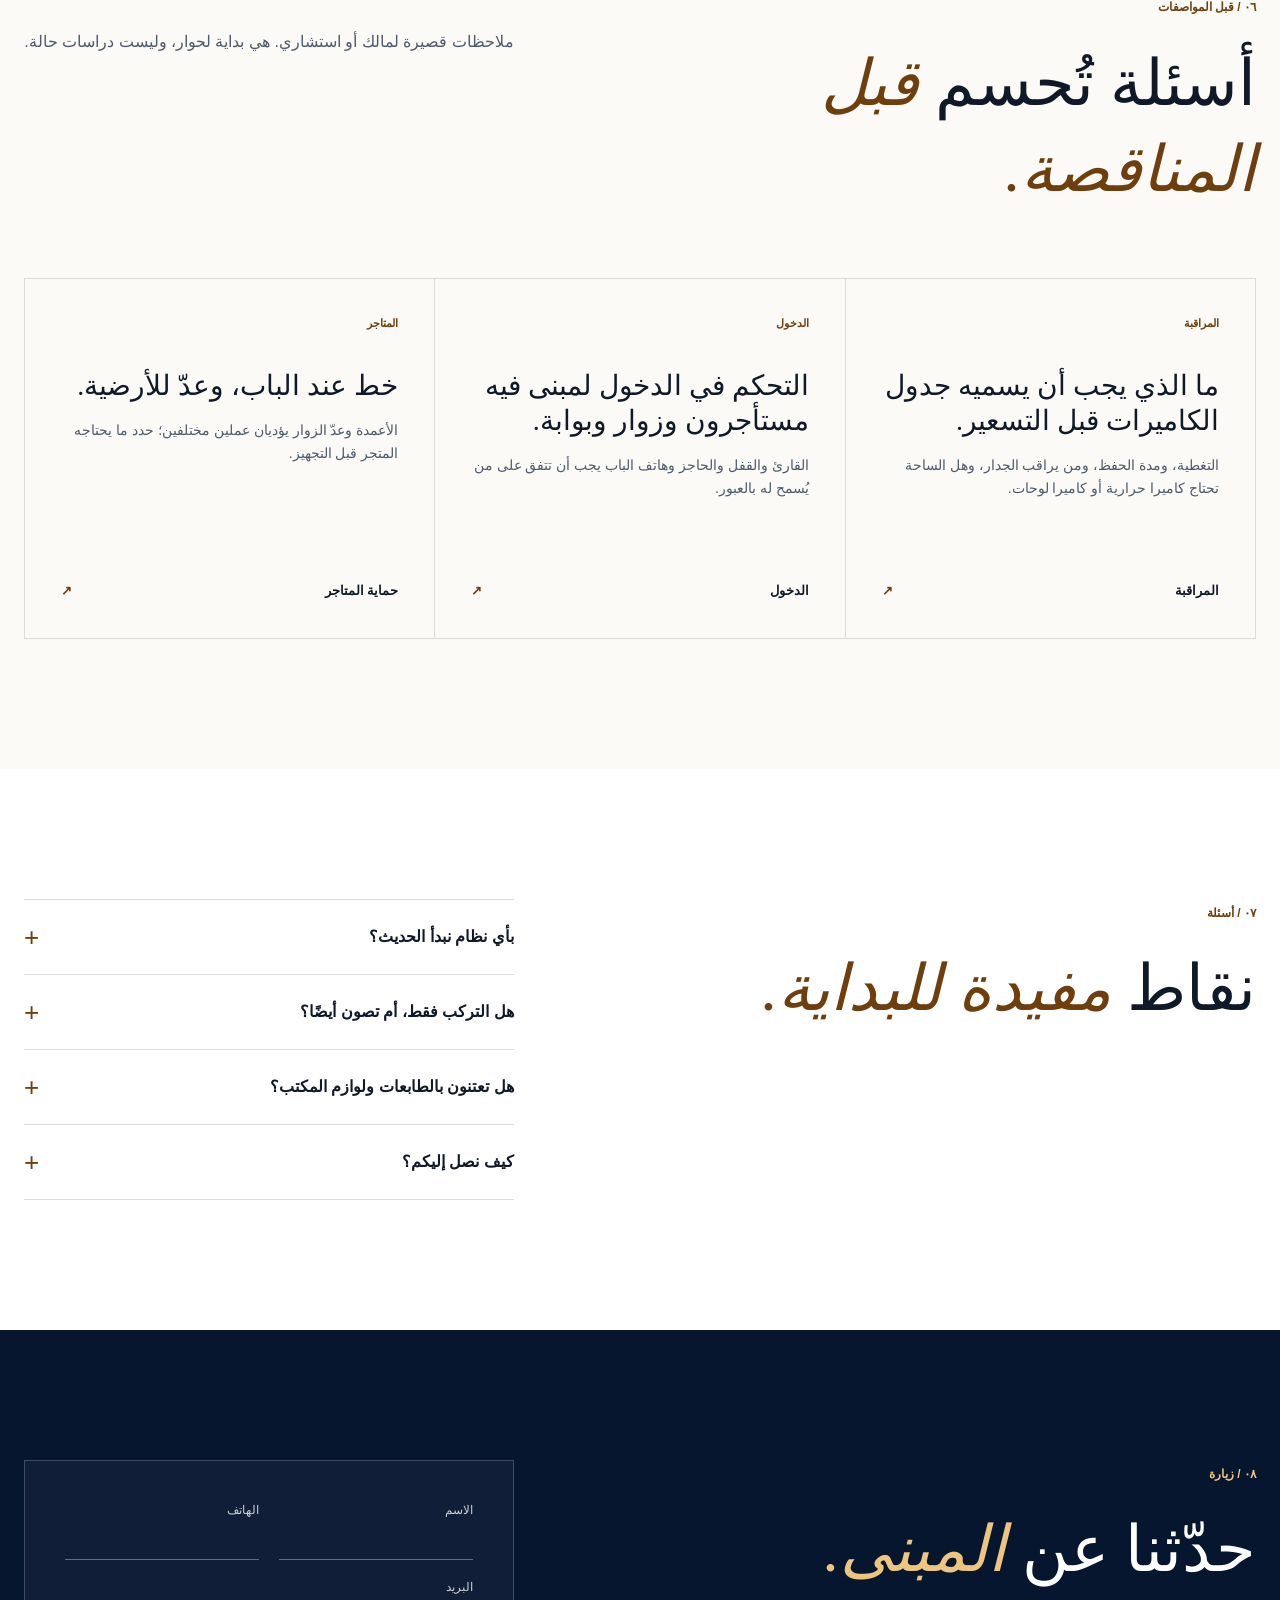
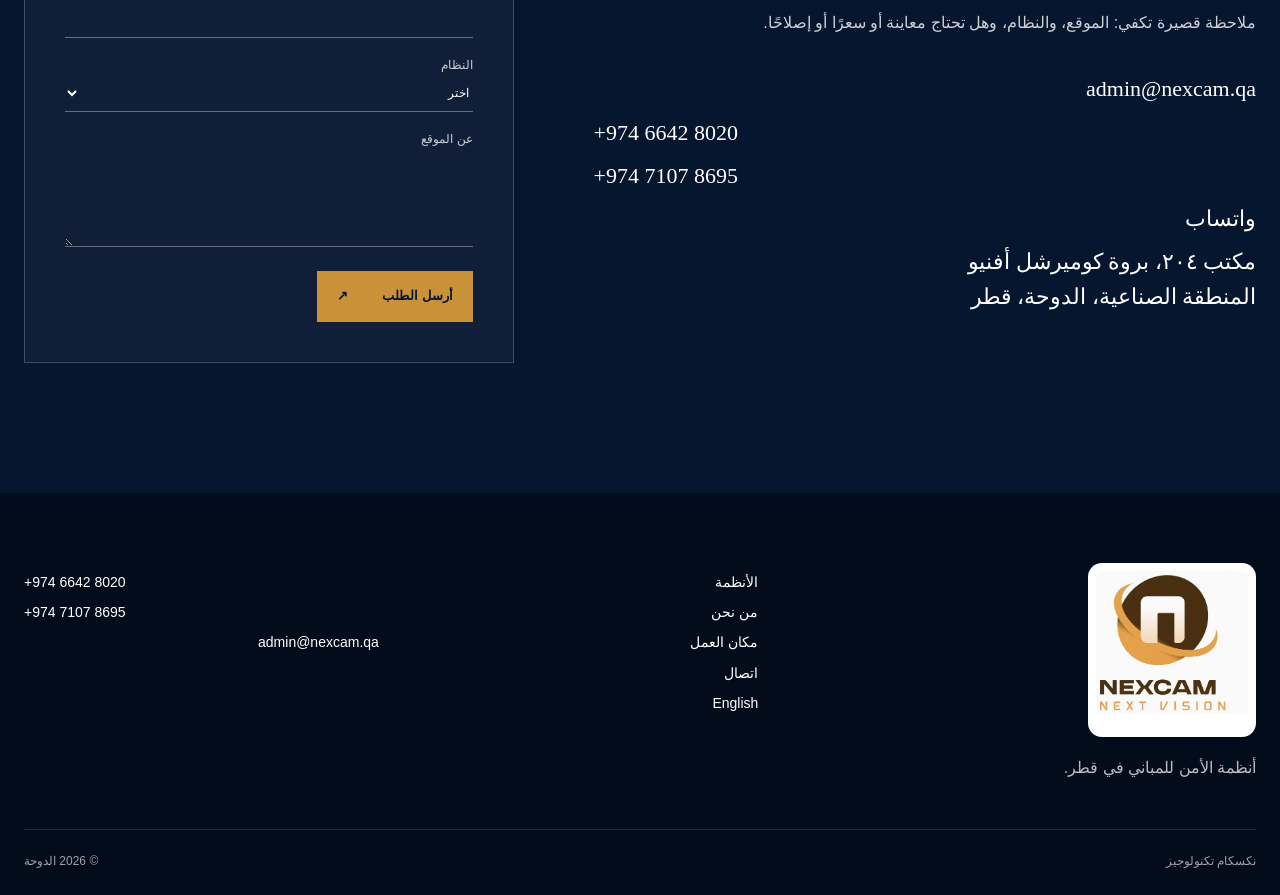
<file: ar/index.html>
<!DOCTYPE html>
<html lang="ar" dir="rtl">
<head>
  <meta charset="utf-8">
  <meta name="viewport" content="width=device-width, initial-scale=1">
  <title>نكسكام تكنولوجيز | أنظمة الأمن في قطر</title>
  <meta name="description" content="تصمم نكسكام تكنولوجيز وتورد وتركّب وتصون أنظمة المراقبة والتحكم في الدخول للمباني في قطر.">
  <link rel="canonical" href="https://nexcam.qa/ar/">
  <link rel="alternate" hreflang="en" href="https://nexcam.qa/">
  <link rel="alternate" hreflang="ar" href="https://nexcam.qa/ar/">
  <link rel="alternate" hreflang="x-default" href="https://nexcam.qa/">
  <meta property="og:title" content="نكسكام تكنولوجيز | أنظمة الأمن في قطر">
  <meta property="og:description" content="تصميم وتوريد وتركيب وصيانة للمراقبة والتحكم في الدخول في قطر.">
  <meta property="og:type" content="website">
  <meta property="og:url" content="https://nexcam.qa/ar/">
  <meta property="og:image" content="https://nexcam.qa/images/dusk.jpg">
  <meta property="og:locale" content="ar_QA">
  <meta property="og:locale:alternate" content="en_QA">
  <meta name="twitter:card" content="summary_large_image">
  <meta name="theme-color" content="#06162f">
  <link rel="icon" href="../assets/mark.svg" type="image/svg+xml">
  <link rel="preload" as="image" href="../images/dusk.jpg">
  <link rel="stylesheet" href="../css/styles.css">
  <script>document.documentElement.classList.add("js")</script>
  <script type="application/ld+json">
  {
    "@context": "https://schema.org",
    "@type": "LocalBusiness",
    "name": "Nexcam Technologies",
    "url": "https://nexcam.qa/",
    "image": "https://nexcam.qa/images/dusk.jpg",
    "email": "admin@nexcam.qa",
    "telephone": ["+97466428020", "+97471078695"],
    "address": {
      "@type": "PostalAddress",
      "streetAddress": "Office 204, Barwa Commercial Avenue, Industrial Area",
      "addressLocality": "Doha",
      "addressCountry": "QA"
    },
    "areaServed": "Qatar"
  }
  </script>
</head>
<body>
  <div class="scroll-progress" aria-hidden="true"><span></span></div>
  <a class="skip-link" href="#main">تجاوز إلى المحتوى</a>
  <header class="site-header" id="top">
    <div class="header-inner">
      <a class="brand" href="#top" aria-label="الصفحة الرئيسية لنكسكام تكنولوجيز">
        <img src="../images/logo-mark.jpg" alt="" width="320" height="320">
      </a>
      <div class="header-tools">
        <button class="menu-toggle" type="button" aria-expanded="false" aria-controls="main-nav" aria-label="فتح القائمة" data-open-label="فتح القائمة" data-close-label="إغلاق القائمة">
          <span></span><span></span>
        </button>
        <nav id="main-nav" class="main-nav" aria-label="التنقل الرئيسي">
          <a href="#about">من نحن</a>
          <a href="#services">الأنظمة</a>
          <a href="#sectors">القطاعات</a>
          <a href="#approach">الأسلوب</a>
          <a href="#insights">ملاحظات</a>
          <a class="lang" href="../index.html" hreflang="en" lang="en">EN</a>
          <a class="nav-cta" href="#contact">اطلب زيارة <span>↗</span></a>
        </nav>
      </div>
    </div>
  </header>
  <main id="main">
    <section class="hero" aria-labelledby="hero-title">
      <div class="hero-media" aria-hidden="true"></div>
      <div class="hero-grain" aria-hidden="true"></div>
      <div class="container hero-content">
        <h1 id="hero-title" class="reveal">مبانٍ أكثر أمانًا.<br><em>وتشغيل أوضح.</em></h1>
        <p class="hero-intro reveal">تصمم نكسكام تكنولوجيز وتورد وتركّب وتصون أنظمة المراقبة والدخول للمباني في قطر.</p>
        <div class="hero-actions reveal">
          <a class="button button-gold" href="#contact">اطلب زيارة <span>↗</span></a>
          <a class="text-link" href="#services">تعرّف على الأنظمة <span>↓</span></a>
        </div>
      </div>
      <div class="hero-foot container reveal">
        <span>الدوحة، قطر</span>
        <div class="hero-pillars">
          <span>٠١ <b>المراقبة</b></span>
          <span>٠٢ <b>الدخول</b></span>
        </div>
      </div>
    </section>

    <section class="statement section" id="about">
      <div class="container statement-grid">
        <div>
          <span class="section-index reveal">٠١ / من نحن</span>
          <h2 class="display reveal">المتعاقد على الأنظمة التي <em>يعتمد عليها المبنى.</em></h2>
        </div>
        <div class="statement-copy reveal">
          <p class="lead">نكسكام تكنولوجيز شركة في الدوحة لأعمال الأمن: كاميرات، وأبواب، وغرفة المراقبة.</p>
          <p>فريق واحد يعاين الموقع، ويرسم النظام، ويورد الأجهزة، ويركّبها، ويبقى للصيانة. دعم الطابعات ولوازم المكتب متاح حين يطلبه مكان العمل. ليس هذا هو العمل الذي نقدمه أولًا.</p>
          <a class="arrow-link" href="about.html">اقرأ أسلوب العمل <span>↗</span></a>
        </div>
      </div>
      <div class="container purpose-grid">
        <article class="purpose-card reveal">
          <small>عملنا</small>
          <h3>نظام يُنجز، ثم يُعتنى به.</h3>
          <p>النتيجة المفيدة مبنى تتفق فيه الكاميرات والأبواب، ورقم للاتصال حين لا تتفق.</p>
        </article>
        <article class="purpose-card reveal">
          <small>مكاننا</small>
          <h3>مواصفات لقطر، ومتابعة من الدوحة.</h3>
          <p>المخططات والمعاينات وزيارات الموقع تتم هنا. الرقمان المنشوران يردان على الهاتف وعلى واتساب.</p>
        </article>
      </div>
    </section>

    <section class="services section section-navy" id="services">
      <div class="container">
        <div class="section-heading light">
          <div>
            <span class="section-index reveal">٠٢ / الأنظمة</span>
            <h2 class="display reveal">متعاقد واحد.<br><em>كل نظام حاسم.</em></h2>
          </div>
          <p class="reveal">المراقبة والدخول وحماية المتاجر في نطاق واحد، حتى تتفق الأبواب والكاميرات.</p>
        </div>
        <div class="service-list">
          <a class="service-row reveal" href="security.html#surveillance">
            <span class="service-no">٠١</span>
            <div><h3>المراقبة بالفيديو</h3><p>كاميرات تناظرية وشبكية، ولوحات المركبات، والحرارية، والتسجيل، وغرفة التحكم التي تصلها الصورة.</p></div>
            <ul><li>تلفزيون مغلق</li><li>لوحات وحراري</li><li>تسجيل DVR وNVR</li><li>غرف تحكم</li></ul>
            <span class="service-arrow" aria-hidden="true">↗</span>
          </a>
          <a class="service-row reveal" href="security.html#entry">
            <span class="service-no">٠٢</span>
            <div><h3>الدخول والمداخل</h3><p>من يعبر الباب والبوابة والحاجز، بما في ذلك هاتف باب يفتح القفل.</p></div>
            <ul><li>بطاقات وبصمة</li><li>هاتف باب مرئي</li><li>حواجز وبوابات</li><li>أبواب آلية</li></ul>
            <span class="service-arrow" aria-hidden="true">↗</span>
          </a>
          <a class="service-row reveal" href="security.html#retail">
            <span class="service-no">٠٣</span>
            <div><h3>حماية المتاجر</h3><p>بوابات منع السرقة وعداد للأفراد، لمتجر يحتاج خطًا واضحًا عند المدخل.</p></div>
            <ul><li>أنظمة RF وAM</li><li>عدّ الأفراد</li><li>كاميرات الصالة</li><li>تنسيق المدخل</li></ul>
            <span class="service-arrow" aria-hidden="true">↗</span>
          </a>
          <a class="service-row reveal" href="workplace.html">
            <span class="service-no">٠٤</span>
            <div><h3>دعم مكان العمل</h3><p>طابعات وأجهزة وشبكة صغيرة، مع الورق والحبر بعرض سعر. لا يوجد متجر إلكتروني.</p></div>
            <ul><li>إصلاح الطابعات</li><li>أجهزة الحاسوب</li><li>شبكات صغيرة</li><li>لوازم بعرض سعر</li></ul>
            <span class="service-arrow" aria-hidden="true">↗</span>
          </a>
        </div>
      </div>
    </section>

    <section class="trade-feature" aria-labelledby="watch-title">
      <div class="trade-image" role="img" aria-label="غرفة تحكم خافتة وجدار من الشاشات."></div>
      <div class="trade-panel">
        <span class="section-index reveal">في الموقع</span>
        <h2 id="watch-title" class="reveal">من أول معاينة إلى <em>غرفة ترى.</em></h2>
        <p class="reveal">تُرسم غرف التحكم وكاميرات المحيط ودوريات الحراسة وفق طريقة عمل المبنى. ويمكن لموقع الإنشاء أن يحمل كاميرا تصوير متتابع طوال مدة العمل.</p>
        <div class="trade-tags reveal"><span>غرف تحكم</span><span>محيط</span><span>دوريات</span><span>تصوير متتابع</span></div>
        <a class="button button-gold reveal" href="#contact">تحدث عن معاينة <span>↗</span></a>
      </div>
    </section>

    <section class="section" id="sectors">
      <div class="container">
        <div class="section-heading">
          <div>
            <span class="section-index reveal">٠٣ / القطاعات</span>
            <h2 class="display reveal">وفق <em>المبنى الذي أمامنا.</em></h2>
          </div>
          <p class="reveal">التخصصات نفسها، بنطاق يناسب طريقة استخدام المكان. هذه أنواع مواقع نجهّز لها، وليست قائمة عملاء.</p>
        </div>
        <div class="industry-grid">
          <article class="industry-card reveal"><span>٠١</span><h3>أبراج تجارية</h3><p>بهو، وغرف خدمات، وطوابق مستأجرين، ومكتب مراقبة يراها.</p></article>
          <article class="industry-card reveal"><span>٠٢</span><h3>فنادق</h3><p>مداخل، ومواقف، وخدمات خلفية، وأبواب طوابق النزلاء.</p></article>
          <article class="industry-card reveal"><span>٠٣</span><h3>تجزئة</h3><p>منع سرقة عند الخط، وكاميرات في الصالة، وعدّ عند الباب.</p></article>
          <article class="industry-card reveal"><span>٠٤</span><h3>مجمعات</h3><p>بوابات وحواجز ومحيط يوافق مسار الحارس.</p></article>
          <article class="industry-card reveal"><span>٠٥</span><h3>مدارس</h3><p>وصول مضبوط، وكاميرات في الفراغ المشترك.</p></article>
          <article class="industry-card reveal"><span>٠٦</span><h3>مستودعات</h3><p>ساحات وأرصفة تحميل وتغطية حرارية حيث تبقى الساحة مظلمة.</p></article>
          <article class="industry-card reveal"><span>٠٧</span><h3>عيادات</h3><p>أبواب الاستقبال، وغرف الملفات، وكاميرات تغطي الاثنين.</p></article>
          <article class="industry-card reveal"><span>٠٨</span><h3>مواقع قيد الإنشاء</h3><p>تصوير متتابع وكاميرات مؤقتة بينما المبنى ما زال يرتفع.</p></article>
        </div>
      </div>
    </section>

    <section class="approach section" id="approach">
      <div class="container approach-grid">
        <div class="approach-intro">
          <span class="section-index reveal">٠٤ / الأسلوب</span>
          <h2 class="display reveal">من السؤال إلى <em>نظام تجري صيانته.</em></h2>
          <p class="reveal">كل عمل يُحصر حول المبنى، والاعتماد الذي يحتاجه، والناس الذين سيراقبونه بعد التسليم.</p>
          <a class="arrow-link reveal" href="#contact">ابدأ بزيارة <span>↗</span></a>
        </div>
        <ol class="steps">
          <li class="reveal"><span>٠١</span><div><h3>معاينة</h3><p>نمشي في الموقع، ونسجّل الأبواب والساحات والممرات وطريقة عمل المبنى.</p></div></li>
          <li class="reveal"><span>٠٢</span><div><h3>تصميم</h3><p>مخططات وأجهزة، ونطاق يستطيع فريق الموقع قراءته.</p></div></li>
          <li class="reveal"><span>٠٣</span><div><h3>تركيب</h3><p>التوريد والتركيب بالفريق نفسه، بما في ذلك الأجهزة وغرفة التحكم.</p></div></li>
          <li class="reveal"><span>٠٤</span><div><h3>صيانة</h3><p>بعد التسليم نبقى للخدمة، حتى تجد الكاميرا أو القارئ المعطّل رقمًا للاتصال.</p></div></li>
        </ol>
      </div>
    </section>

    <section class="section section-ivory" id="why">
      <div class="container">
        <div class="why-head">
          <span class="section-index reveal">٠٥ / لماذا نكسكام</span>
          <blockquote class="reveal">نطاق واحد، <em>بيد فريق واحد.</em></blockquote>
        </div>
        <div class="why-grid">
          <article class="reveal"><span>٠١</span><h3>الأمن في نطاق واحد</h3><p>الكاميرات والأبواب تُرسم كعمل واحد، لا كأربعة مورّدين يلتقون في الموقع.</p></article>
          <article class="reveal"><span>٠٢</span><h3>معاينة قبل السعر</h3><p>نمشي الموقع أولًا، فيصف النطاق وعرض السعر المبنى نفسه.</p></article>
          <article class="reveal"><span>٠٣</span><h3>رد من الدوحة</h3><p>رقمان منشوران، على الهاتف وواتساب، إضافة إلى admin@nexcam.qa.</p></article>
          <article class="reveal"><span>٠٤</span><h3>بعد التسليم</h3><p>الصيانة جزء من العرض. لا يُترك النظام عند تاريخ الاستلام.</p></article>
        </div>
      </div>
    </section>

    <section class="section" id="insights">
      <div class="container">
        <div class="section-heading">
          <div>
            <span class="section-index reveal">٠٦ / قبل المواصفات</span>
            <h2 class="display reveal">أسئلة تُحسم <em>قبل المناقصة.</em></h2>
          </div>
          <p class="reveal">ملاحظات قصيرة لمالك أو استشاري. هي بداية لحوار، وليست دراسات حالة.</p>
        </div>
        <div class="insight-grid">
          <article class="insight-card reveal">
            <small>المراقبة</small>
            <h3>ما الذي يجب أن يسميه جدول الكاميرات قبل التسعير.</h3>
            <p>التغطية، ومدة الحفظ، ومن يراقب الجدار، وهل الساحة تحتاج كاميرا حرارية أو كاميرا لوحات.</p>
            <a href="security.html#surveillance">المراقبة <span>↗</span></a>
          </article>
          <article class="insight-card reveal">
            <small>الدخول</small>
            <h3>التحكم في الدخول لمبنى فيه مستأجرون وزوار وبوابة.</h3>
            <p>القارئ والقفل والحاجز وهاتف الباب يجب أن تتفق على من يُسمح له بالعبور.</p>
            <a href="security.html#entry">الدخول <span>↗</span></a>
          </article>
          <article class="insight-card reveal">
            <small>المتاجر</small>
            <h3>خط عند الباب، وعدّ للأرضية.</h3>
            <p>الأعمدة وعدّ الزوار يؤديان عملين مختلفين؛ حدد ما يحتاجه المتجر قبل التجهيز.</p>
            <a href="security.html#retail">حماية المتاجر <span>↗</span></a>
          </article>
        </div>
      </div>
    </section>

    <section class="faq section" id="questions">
      <div class="container faq-grid">
        <div>
          <span class="section-index reveal">٠٧ / أسئلة</span>
          <h2 class="display reveal">نقاط <em>مفيدة للبداية.</em></h2>
        </div>
        <div class="accordion reveal">
          <details>
            <summary>بأي نظام نبدأ الحديث؟ <span>+</span></summary>
            <p>ابدأ بالقرار الذي أمامك: مبنى جديد، أو مناقصة، أو خط كاميرات متعطل، أو طلب للدفاع المدني. سنقول أي أجزاء النطاق تنتمي إلى بعضها.</p>
          </details>
          <details>
            <summary>هل التركب فقط، أم تصون أيضًا؟ <span>+</span></summary>
            <p>الاثنان. المعاينة والتصميم والتوريد والتركيب والصيانة تسلسل واحد. ويمكن لموقع أن يتصل بنا بشأن نظام قائم.</p>
          </details>
          <details>
            <summary>هل تعتنون بالطابعات ولوازم المكتب؟ <span>+</span></summary>
            <p>نعم، كخط أهدأ: إصلاح الطابعات والنسخ، والحواسيب، وشبكة صغيرة، والورق والحبر ولوازم المكتب بعرض سعر. لا توجد سلة شراء.</p>
          </details>
          <details>
            <summary>كيف نصل إليكم؟ <span>+</span></summary>
            <p>اتصل أو راسل واتساب على ‎+974 6642 8020 أو ‎+974 7107 8695، أو اكتب إلى admin@nexcam.qa. النموذج يفتح بريدًا بما كتبته.</p>
          </details>
        </div>
      </div>
    </section>

    <section class="contact section" id="contact">
      <div class="container contact-grid">
        <div class="contact-copy">
          <span class="section-index reveal">٠٨ / زيارة</span>
          <h2 class="display reveal">حدّثنا عن <em>المبنى.</em></h2>
          <p class="reveal">ملاحظة قصيرة تكفي: الموقع، والنظام، وهل تحتاج معاينة أو سعرًا أو إصلاحًا.</p>
          <div class="contact-details reveal">
            <a href="mailto:admin@nexcam.qa">admin@nexcam.qa</a>
            <a href="tel:+97466428020" dir="ltr">+974 6642 8020</a>
            <a href="tel:+97471078695" dir="ltr">+974 7107 8695</a>
            <a href="https://wa.me/97466428020">واتساب</a>
            <span>مكتب ٢٠٤، بروة كوميرشل أفنيو<br>المنطقة الصناعية، الدوحة، قطر</span>
          </div>
        </div>
        <form class="contact-form enquiry reveal" data-subject="طلب من الموقع">
          <p class="form-error" hidden>أكمل الحقول الناقصة ثم أعد الإرسال.</p>
          <div class="field-row">
            <label>الاسم<input id="name" name="name" required autocomplete="name"></label>
            <label>الهاتف<input id="phone" name="phone" type="tel" required autocomplete="tel" dir="ltr"></label>
          </div>
          <label>البريد<input id="email" name="email" type="email" required autocomplete="email" dir="ltr"></label>
          <label>النظام
            <select id="service" name="service" required>
              <option value="">اختر</option>
              <option>المراقبة</option>
              <option>الدخول والمداخل</option>
              <option>حماية المتاجر</option>
              <option>دعم مكان العمل</option>
              <option>لست متأكدًا</option>
            </select>
          </label>
          <label>عن الموقع<textarea id="message" name="message" rows="4" required></textarea></label>
          <label class="hp-field">شركة<input name="company" tabindex="-1" autocomplete="off"></label>
          <button class="button button-gold" type="submit">أرسل الطلب <span>↗</span></button>
          <p class="form-note" hidden>سيفتح تطبيق البريد هذه الملاحظة إلى admin@nexcam.qa.</p>
        </form>
      </div>
    </section>
  </main>
  <footer class="site-footer">
    <div class="container footer-top">
      <div class="footer-brand">
        <img src="../images/logo.jpg" alt="نكسكام" width="280" height="280">
        <p>أنظمة الأمن للمباني في قطر.</p>
      </div>
      <nav class="footer-links" aria-label="تذييل">
        <a href="security.html">الأنظمة</a>
        <a href="about.html">من نحن</a>
        <a href="workplace.html">مكان العمل</a>
        <a href="contact.html">اتصال</a>
        <a href="../index.html" hreflang="en" lang="en">English</a>
      </nav>
      <div class="footer-links">
        <a href="tel:+97466428020" dir="ltr">+974 6642 8020</a>
        <a href="tel:+97471078695" dir="ltr">+974 7107 8695</a>
        <a href="mailto:admin@nexcam.qa">admin@nexcam.qa</a>
      </div>
    </div>
    <div class="container footer-bottom">
      <span>نكسكام تكنولوجيز</span>
      <span>© <span id="year"></span> الدوحة</span>
    </div>
  </footer>
  <a class="whatsapp-float" href="https://wa.me/97466428020?text=مرحبًا%20نكسكام%2C%20أود%20الحديث%20عن%20مبنى." aria-label="واتساب نكسكام">WA</a>
  <script src="../js/main.js"></script>
</body>
</html>
</file>
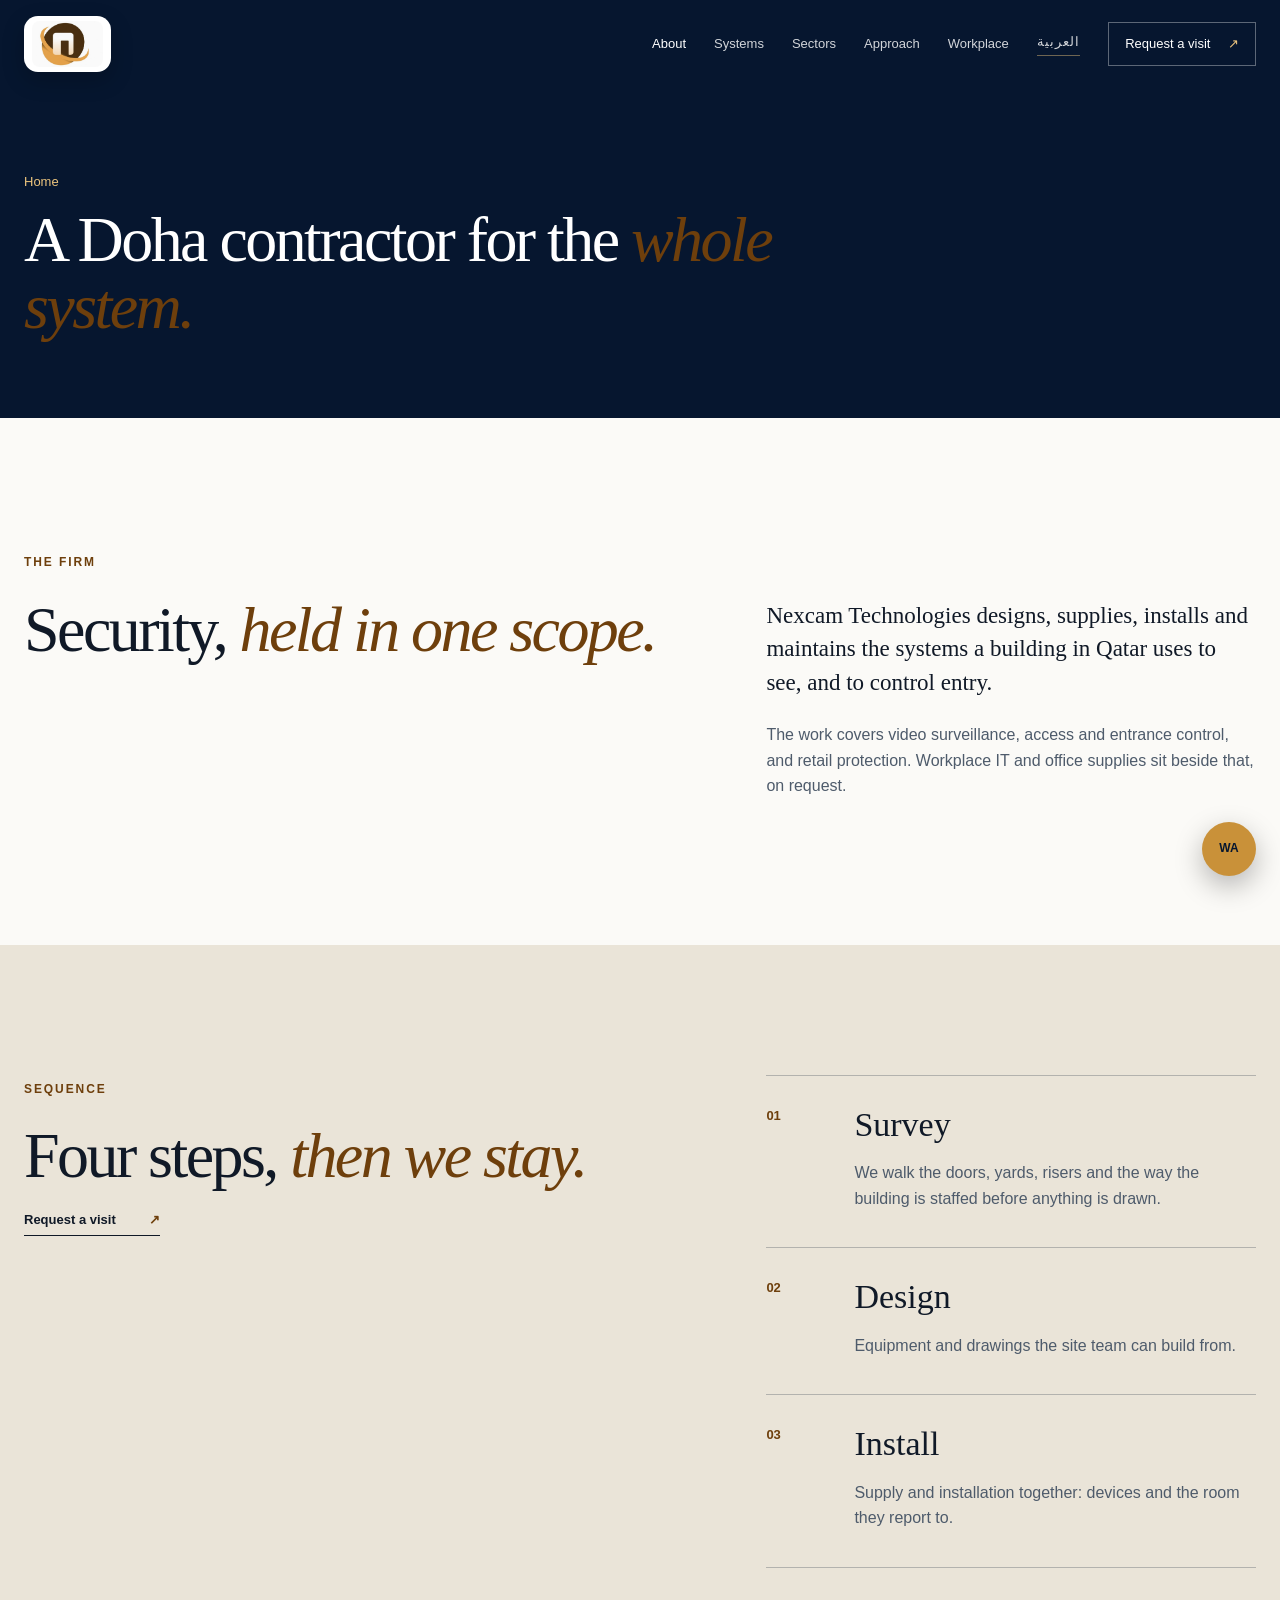
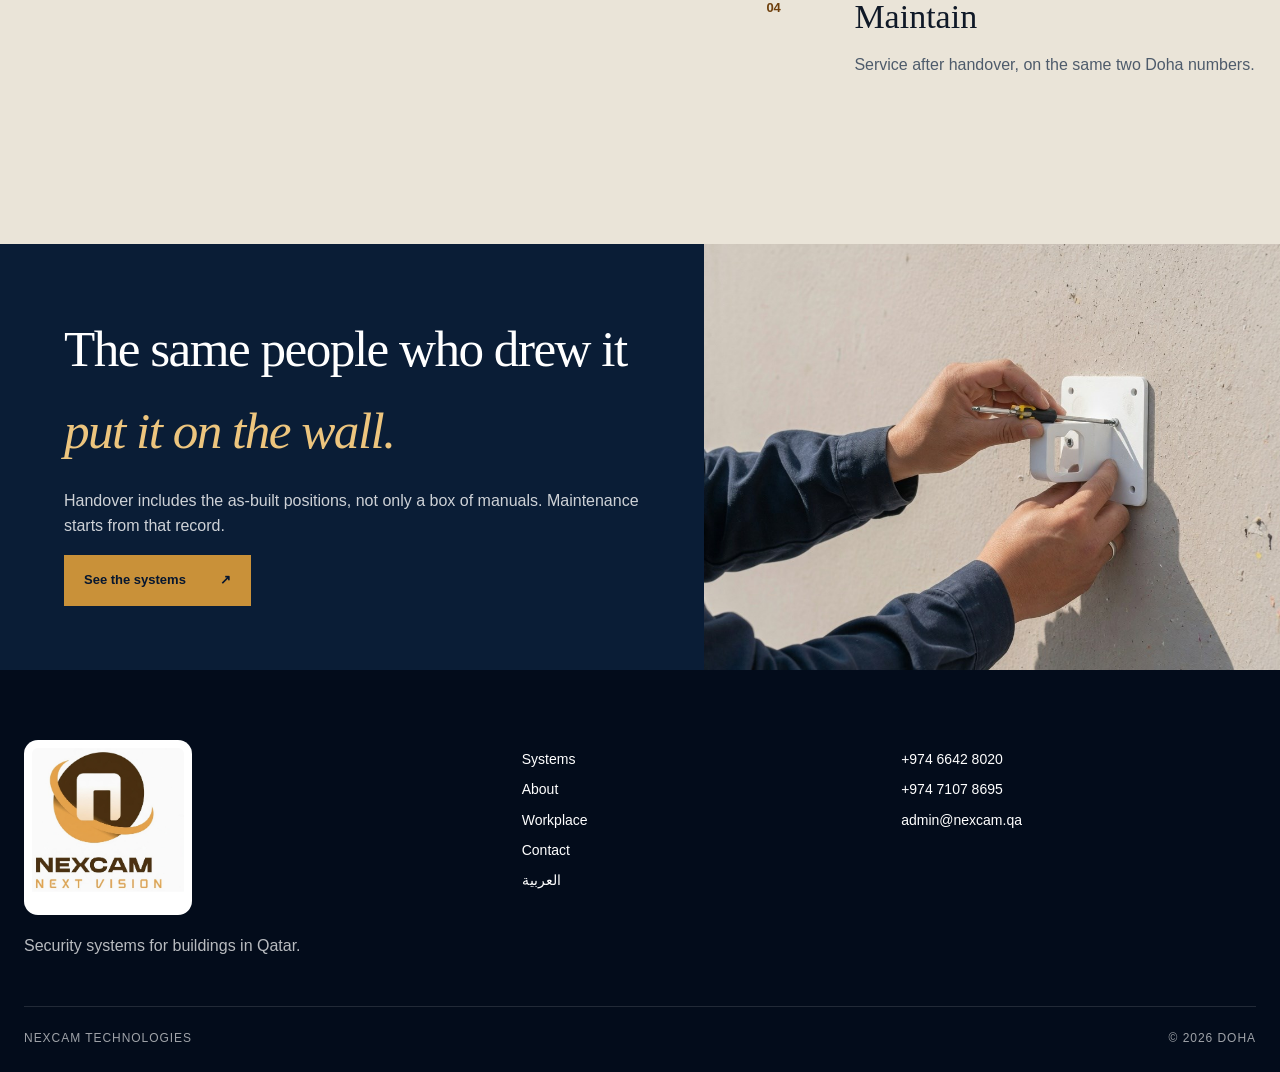
<file: about.html>
<!DOCTYPE html>
<html lang="en" dir="ltr">
<head>
  <meta charset="utf-8">
  <meta name="viewport" content="width=device-width, initial-scale=1">
  <title>About | Nexcam Technologies</title>
  <meta name="description" content="How Nexcam Technologies surveys, designs, installs and maintains security systems in Qatar.">
  <link rel="canonical" href="https://nexcam.qa/about.html">
  <link rel="alternate" hreflang="en" href="https://nexcam.qa/about.html">
  <link rel="alternate" hreflang="ar" href="https://nexcam.qa/ar/about.html">
  <link rel="alternate" hreflang="x-default" href="https://nexcam.qa/about.html">
  <meta name="theme-color" content="#06162f">
  <link rel="icon" href="assets/mark.svg" type="image/svg+xml">
  <link rel="stylesheet" href="css/styles.css">
  <script>document.documentElement.classList.add("js")</script>
</head>
<body>
  <div class="scroll-progress" aria-hidden="true"><span></span></div>
  <a class="skip-link" href="#main">Skip to content</a>
  <header class="site-header" id="top">
    <div class="header-inner">
      <a class="brand" href="index.html">
        <img src="images/logo-mark.jpg" alt="" width="320" height="320">
      </a>
      <div class="header-tools">
        <button class="menu-toggle" type="button" aria-expanded="false" aria-controls="main-nav" aria-label="Open navigation" data-open-label="Open navigation" data-close-label="Close navigation">
          <span></span><span></span>
        </button>
        <nav id="main-nav" class="main-nav" aria-label="Primary">
          <a href="about.html" aria-current="page">About</a>
          <a href="security.html">Systems</a>
          <a href="index.html#sectors">Sectors</a>
          <a href="about.html#approach">Approach</a>
          <a href="workplace.html">Workplace</a>
          <a class="lang" href="ar/about.html" hreflang="ar" lang="ar">العربية</a>
          <a class="nav-cta" href="contact.html">Request a visit <span>↗</span></a>
        </nav>
      </div>
    </div>
  </header>
  <main id="main">
    
    <section class="page-hero">
      <div class="container">
        <a class="crumb" href="index.html">Home</a>
        <h1 class="display">A Doha contractor for the <em>whole system.</em></h1>
      </div>
    </section>
    <section class="statement section">
      <div class="container statement-grid">
        <div>
          <span class="section-index">The firm</span>
          <h2 class="display">Security, <em>held in one scope.</em></h2>
        </div>
        <div class="statement-copy">
          <p class="lead">Nexcam Technologies designs, supplies, installs and maintains the systems a building in Qatar uses to see, and to control entry.</p>
          <p>The work covers video surveillance, access and entrance control, and retail protection. Workplace IT and office supplies sit beside that, on request.</p>
        </div>
      </div>
    </section>
    <section class="approach section" id="approach">
      <div class="container approach-grid">
        <div class="approach-intro">
          <span class="section-index">Sequence</span>
          <h2 class="display">Four steps, <em>then we stay.</em></h2>
          <a class="arrow-link" href="contact.html">Request a visit <span>↗</span></a>
        </div>
        <ol class="steps">
          <li><span>01</span><div><h3>Survey</h3><p>We walk the doors, yards, risers and the way the building is staffed before anything is drawn.</p></div></li>
          <li><span>02</span><div><h3>Design</h3><p>Equipment and drawings the site team can build from.</p></div></li>
          <li><span>03</span><div><h3>Install</h3><p>Supply and installation together: devices and the room they report to.</p></div></li>
          <li><span>04</span><div><h3>Maintain</h3><p>Service after handover, on the same two Doha numbers.</p></div></li>
        </ol>
      </div>
    </section>
    <section class="band">
      <img src="images/install.jpg" alt="Hands fitting a bracket on a finished interior wall.">
      <div>
        <h2>The same people who drew it <em>put it on the wall.</em></h2>
        <p>Handover includes the as-built positions, not only a box of manuals. Maintenance starts from that record.</p>
        <a class="button button-gold" href="security.html">See the systems <span>↗</span></a>
      </div>
    </section>
  </main>
  <footer class="site-footer">
    <div class="container footer-top">
      <div class="footer-brand">
        <img src="images/logo.jpg" alt="Nexcam, Next Vision" width="280" height="280">
        <p>Security systems for buildings in Qatar.</p>
      </div>
      <nav class="footer-links" aria-label="Primary">
        <a href="security.html">Systems</a><a href="about.html">About</a><a href="workplace.html">Workplace</a><a href="contact.html">Contact</a><a href="ar/about.html" hreflang="ar" lang="ar">العربية</a>
      </nav>
      <div class="footer-links">
        <a href="tel:+97466428020" dir="ltr">+974 6642 8020</a>
        <a href="tel:+97471078695" dir="ltr">+974 7107 8695</a>
        <a href="mailto:admin@nexcam.qa">admin@nexcam.qa</a>
      </div>
    </div>
    <div class="container footer-bottom">
      <span>Nexcam Technologies</span>
      <span>© <span id="year"></span> Doha</span>
    </div>
  </footer>
  <a class="whatsapp-float" href="https://wa.me/97466428020" aria-label="WhatsApp Nexcam">WA</a>
  <script src="js/main.js"></script>
</body>
</html>
</file>
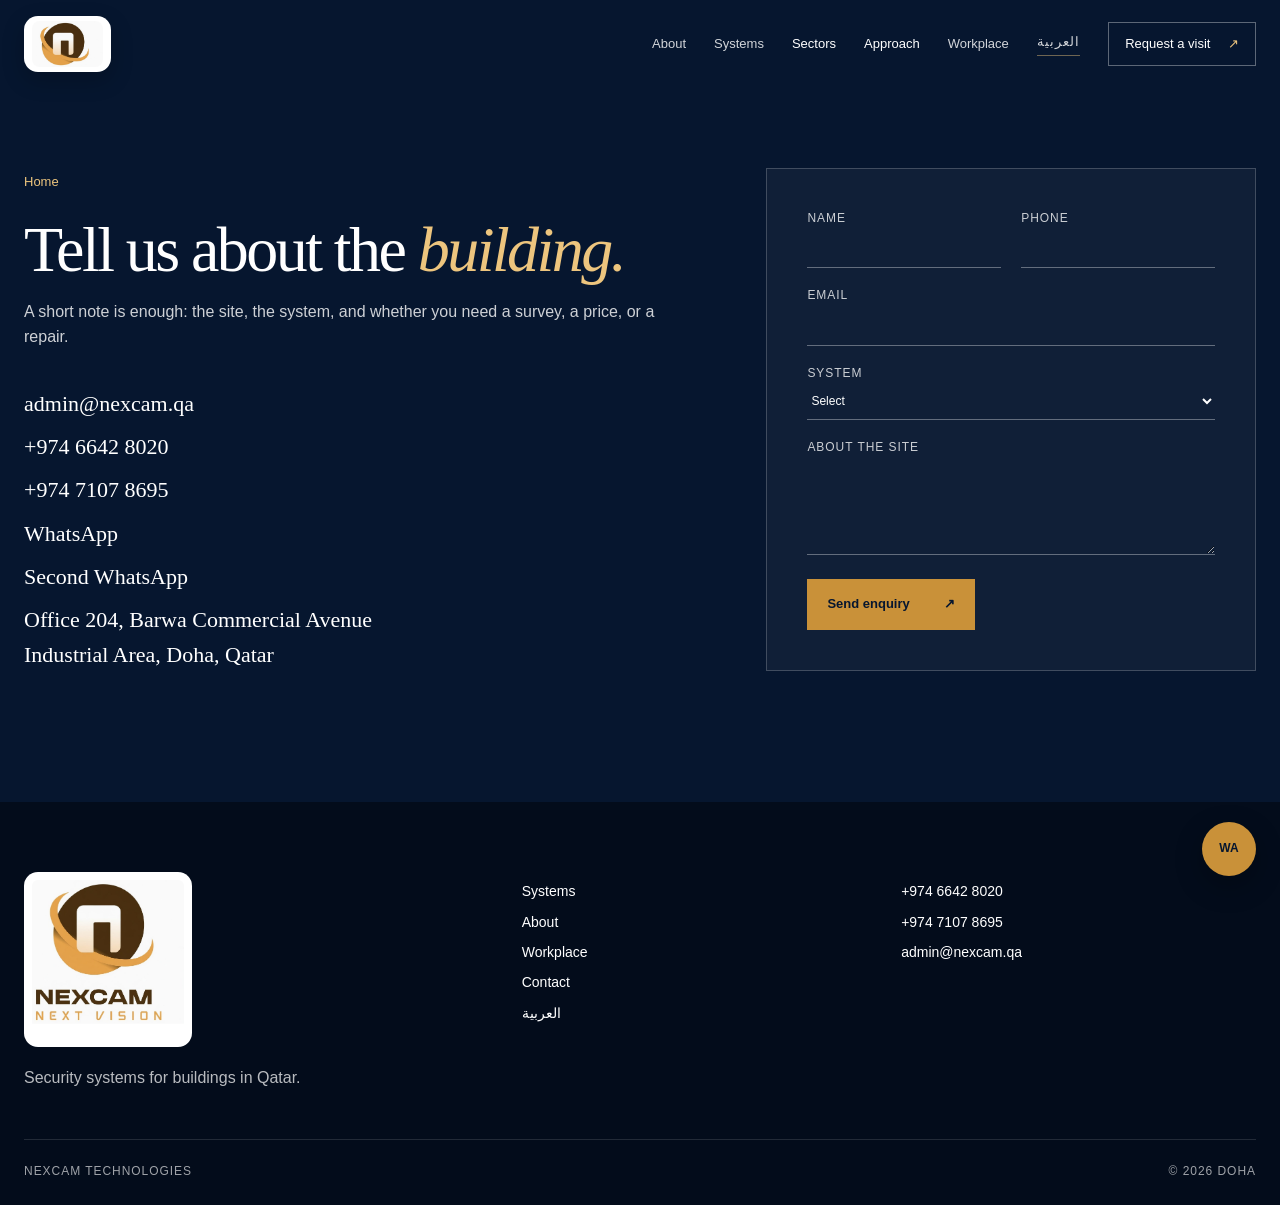
<file: contact.html>
<!DOCTYPE html>
<html lang="en" dir="ltr">
<head>
  <meta charset="utf-8">
  <meta name="viewport" content="width=device-width, initial-scale=1">
  <title>Contact | Nexcam Technologies</title>
  <meta name="description" content="Call, WhatsApp or email Nexcam Technologies in Doha about a security system.">
  <link rel="canonical" href="https://nexcam.qa/contact.html">
  <link rel="alternate" hreflang="en" href="https://nexcam.qa/contact.html">
  <link rel="alternate" hreflang="ar" href="https://nexcam.qa/ar/contact.html">
  <link rel="alternate" hreflang="x-default" href="https://nexcam.qa/contact.html">
  <meta name="theme-color" content="#06162f">
  <link rel="icon" href="assets/mark.svg" type="image/svg+xml">
  <link rel="stylesheet" href="css/styles.css">
  <script>document.documentElement.classList.add("js")</script>
</head>
<body>
  <div class="scroll-progress" aria-hidden="true"><span></span></div>
  <a class="skip-link" href="#main">Skip to content</a>
  <header class="site-header" id="top">
    <div class="header-inner">
      <a class="brand" href="index.html">
        <img src="images/logo-mark.jpg" alt="" width="320" height="320">
      </a>
      <div class="header-tools">
        <button class="menu-toggle" type="button" aria-expanded="false" aria-controls="main-nav" aria-label="Open navigation" data-open-label="Open navigation" data-close-label="Close navigation">
          <span></span><span></span>
        </button>
        <nav id="main-nav" class="main-nav" aria-label="Primary">
          <a href="about.html">About</a>
          <a href="security.html">Systems</a>
          <a href="index.html#sectors" aria-current="page">Sectors</a>
          <a href="about.html#approach" aria-current="page">Approach</a>
          <a href="workplace.html">Workplace</a>
          <a class="lang" href="ar/contact.html" hreflang="ar" lang="ar">العربية</a>
          <a class="nav-cta" href="#visit">Request a visit <span>↗</span></a>
        </nav>
      </div>
    </div>
  </header>
  <main id="main">
    
    <section class="contact section" id="visit">
      <div class="container contact-grid">
        <div class="contact-copy">
          <a class="crumb" href="index.html">Home</a>
          <h1 class="display">Tell us about the <em>building.</em></h1>
          <p>A short note is enough: the site, the system, and whether you need a survey, a price, or a repair.</p>
          <div class="contact-details">
            <a href="mailto:admin@nexcam.qa">admin@nexcam.qa</a>
            <a href="tel:+97466428020">+974 6642 8020</a>
            <a href="tel:+97471078695">+974 7107 8695</a>
            <a href="https://wa.me/97466428020">WhatsApp</a>
            <a href="https://wa.me/97471078695">Second WhatsApp</a>
            <span>Office 204, Barwa Commercial Avenue<br>Industrial Area, Doha, Qatar</span>
          </div>
        </div>
        <form class="contact-form enquiry" data-subject="Website enquiry">
      <p class="form-error" hidden>Add the missing fields, then send again.</p>
      <div class="field-row">
        <label>Name<input id="name" name="name" required autocomplete="name"></label>
        <label>Phone<input id="phone" name="phone" type="tel" required autocomplete="tel"></label>
      </div>
      <label>Email<input id="email" name="email" type="email" required autocomplete="email"></label>
      <label>System<select id="service" name="service" required>
        <option value="">Select</option>
        <option>Surveillance</option><option>Access and entrance</option>
        <option>Retail protection</option><option>Workplace support</option><option>Not sure yet</option>
      </select></label>
      <label>About the site<textarea id="message" name="message" rows="4" required></textarea></label>
      <label class="hp-field">Company<input name="company" tabindex="-1" autocomplete="off"></label>
      <button class="button button-gold" type="submit">Send enquiry <span>↗</span></button>
      <p class="form-note" hidden>Your email app will open with this note addressed to admin@nexcam.qa.</p>
    </form>
      </div>
    </section>
  </main>
  <footer class="site-footer">
    <div class="container footer-top">
      <div class="footer-brand">
        <img src="images/logo.jpg" alt="Nexcam, Next Vision" width="280" height="280">
        <p>Security systems for buildings in Qatar.</p>
      </div>
      <nav class="footer-links" aria-label="Primary">
        <a href="security.html">Systems</a><a href="about.html">About</a><a href="workplace.html">Workplace</a><a href="contact.html">Contact</a><a href="ar/contact.html" hreflang="ar" lang="ar">العربية</a>
      </nav>
      <div class="footer-links">
        <a href="tel:+97466428020" dir="ltr">+974 6642 8020</a>
        <a href="tel:+97471078695" dir="ltr">+974 7107 8695</a>
        <a href="mailto:admin@nexcam.qa">admin@nexcam.qa</a>
      </div>
    </div>
    <div class="container footer-bottom">
      <span>Nexcam Technologies</span>
      <span>© <span id="year"></span> Doha</span>
    </div>
  </footer>
  <a class="whatsapp-float" href="https://wa.me/97466428020" aria-label="WhatsApp Nexcam">WA</a>
  <script src="js/main.js"></script>
</body>
</html>
</file>
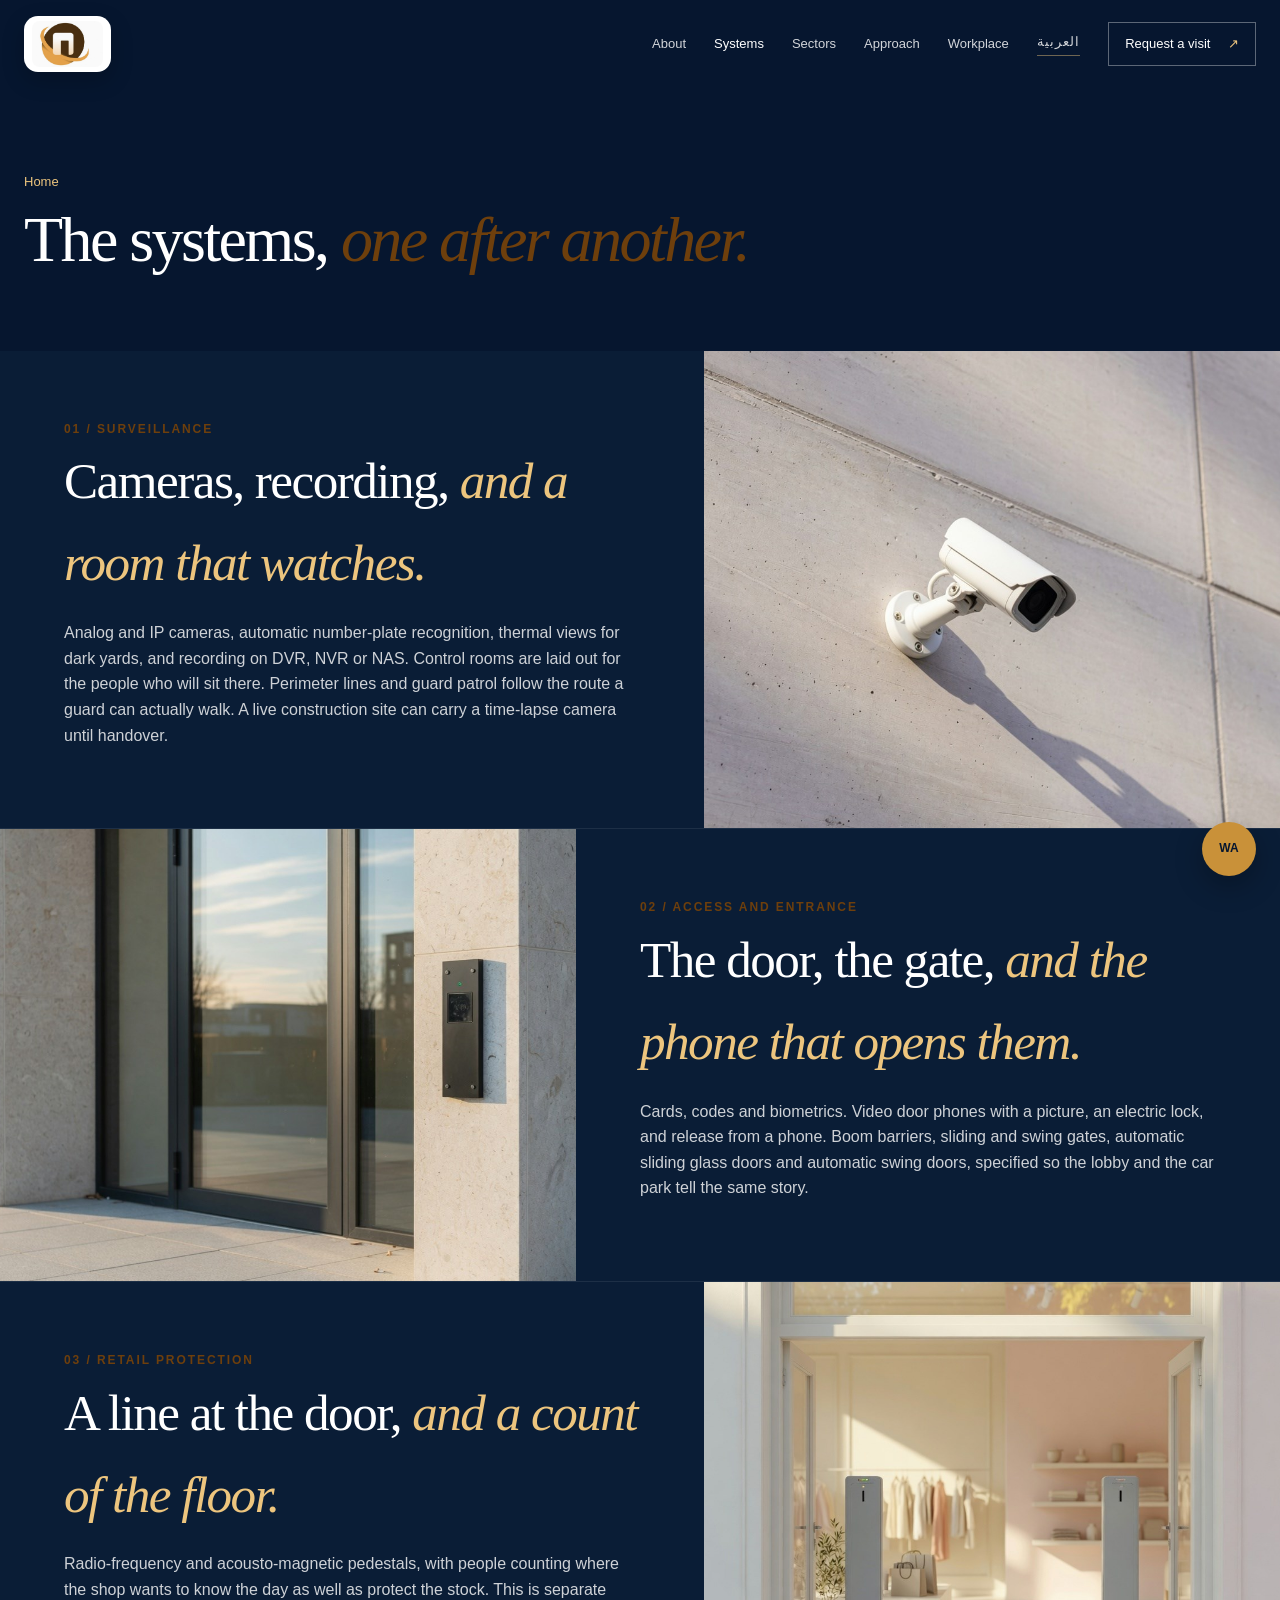
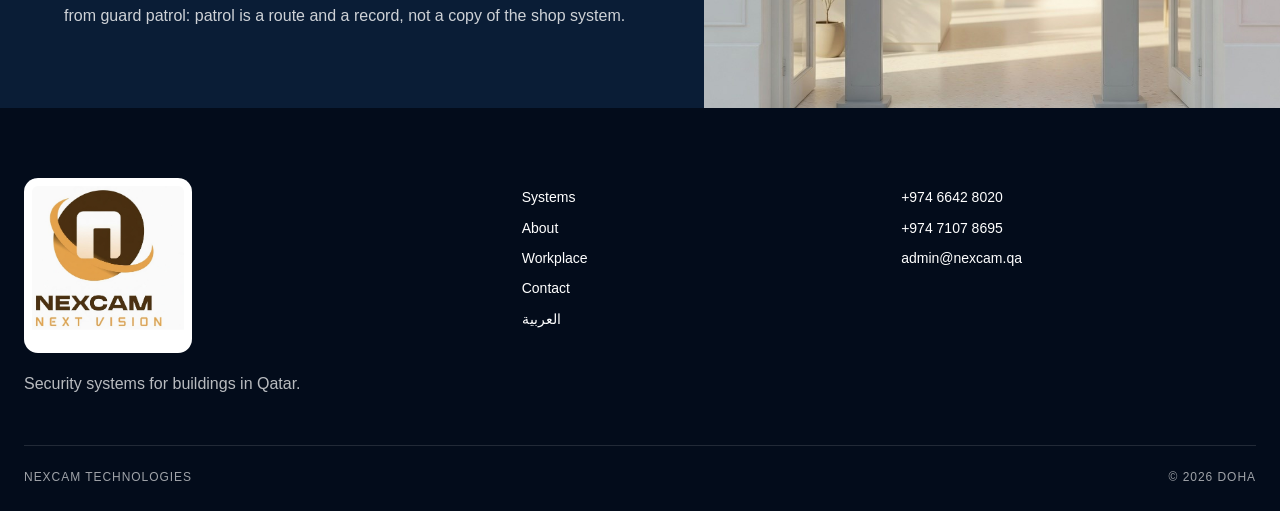
<file: security.html>
<!DOCTYPE html>
<html lang="en" dir="ltr">
<head>
  <meta charset="utf-8">
  <meta name="viewport" content="width=device-width, initial-scale=1">
  <title>Systems | Nexcam Technologies</title>
  <meta name="description" content="Surveillance, access, and retail protection systems from Nexcam Technologies in Qatar.">
  <link rel="canonical" href="https://nexcam.qa/security.html">
  <link rel="alternate" hreflang="en" href="https://nexcam.qa/security.html">
  <link rel="alternate" hreflang="ar" href="https://nexcam.qa/ar/security.html">
  <link rel="alternate" hreflang="x-default" href="https://nexcam.qa/security.html">
  <meta name="theme-color" content="#06162f">
  <link rel="icon" href="assets/mark.svg" type="image/svg+xml">
  <link rel="stylesheet" href="css/styles.css">
  <script>document.documentElement.classList.add("js")</script>
</head>
<body>
  <div class="scroll-progress" aria-hidden="true"><span></span></div>
  <a class="skip-link" href="#main">Skip to content</a>
  <header class="site-header" id="top">
    <div class="header-inner">
      <a class="brand" href="index.html">
        <img src="images/logo-mark.jpg" alt="" width="320" height="320">
      </a>
      <div class="header-tools">
        <button class="menu-toggle" type="button" aria-expanded="false" aria-controls="main-nav" aria-label="Open navigation" data-open-label="Open navigation" data-close-label="Close navigation">
          <span></span><span></span>
        </button>
        <nav id="main-nav" class="main-nav" aria-label="Primary">
          <a href="about.html">About</a>
          <a href="security.html" aria-current="page">Systems</a>
          <a href="index.html#sectors">Sectors</a>
          <a href="about.html#approach">Approach</a>
          <a href="workplace.html">Workplace</a>
          <a class="lang" href="ar/security.html" hreflang="ar" lang="ar">العربية</a>
          <a class="nav-cta" href="contact.html">Request a visit <span>↗</span></a>
        </nav>
      </div>
    </div>
  </header>
  <main id="main">
    
    <section class="page-hero">
      <div class="container">
        <a class="crumb" href="index.html">Home</a>
        <h1 class="display">The systems, <em>one after another.</em></h1>
      </div>
    </section>
    <section class="band" id="surveillance">
      <img src="images/cctv.jpg" alt="A camera housing on the corner of a contemporary building.">
      <div>
        <span class="section-index">01 / Surveillance</span>
        <h2>Cameras, recording, <em>and a room that watches.</em></h2>
        <p>Analog and IP cameras, automatic number-plate recognition, thermal views for dark yards, and recording on DVR, NVR or NAS. Control rooms are laid out for the people who will sit there. Perimeter lines and guard patrol follow the route a guard can actually walk. A live construction site can carry a time-lapse camera until handover.</p>
      </div>
    </section>
    <section class="band" id="entry">
      <img src="images/entry.jpg" alt="A glass entrance with an access reader beside the door.">
      <div>
        <span class="section-index">02 / Access and entrance</span>
        <h2>The door, the gate, <em>and the phone that opens them.</em></h2>
        <p>Cards, codes and biometrics. Video door phones with a picture, an electric lock, and release from a phone. Boom barriers, sliding and swing gates, automatic sliding glass doors and automatic swing doors, specified so the lobby and the car park tell the same story.</p>
      </div>
    </section>
    <section class="band" id="retail">
      <img src="images/retail.jpg" alt="Retail entrance pedestals beside a shop doorway.">
      <div>
        <span class="section-index">03 / Retail protection</span>
        <h2>A line at the door, <em>and a count of the floor.</em></h2>
        <p>Radio-frequency and acousto-magnetic pedestals, with people counting where the shop wants to know the day as well as protect the stock. This is separate from guard patrol: patrol is a route and a record, not a copy of the shop system.</p>
      </div>
    </section>
  </main>
  <footer class="site-footer">
    <div class="container footer-top">
      <div class="footer-brand">
        <img src="images/logo.jpg" alt="Nexcam, Next Vision" width="280" height="280">
        <p>Security systems for buildings in Qatar.</p>
      </div>
      <nav class="footer-links" aria-label="Primary">
        <a href="security.html">Systems</a><a href="about.html">About</a><a href="workplace.html">Workplace</a><a href="contact.html">Contact</a><a href="ar/security.html" hreflang="ar" lang="ar">العربية</a>
      </nav>
      <div class="footer-links">
        <a href="tel:+97466428020" dir="ltr">+974 6642 8020</a>
        <a href="tel:+97471078695" dir="ltr">+974 7107 8695</a>
        <a href="mailto:admin@nexcam.qa">admin@nexcam.qa</a>
      </div>
    </div>
    <div class="container footer-bottom">
      <span>Nexcam Technologies</span>
      <span>© <span id="year"></span> Doha</span>
    </div>
  </footer>
  <a class="whatsapp-float" href="https://wa.me/97466428020" aria-label="WhatsApp Nexcam">WA</a>
  <script src="js/main.js"></script>
</body>
</html>
</file>
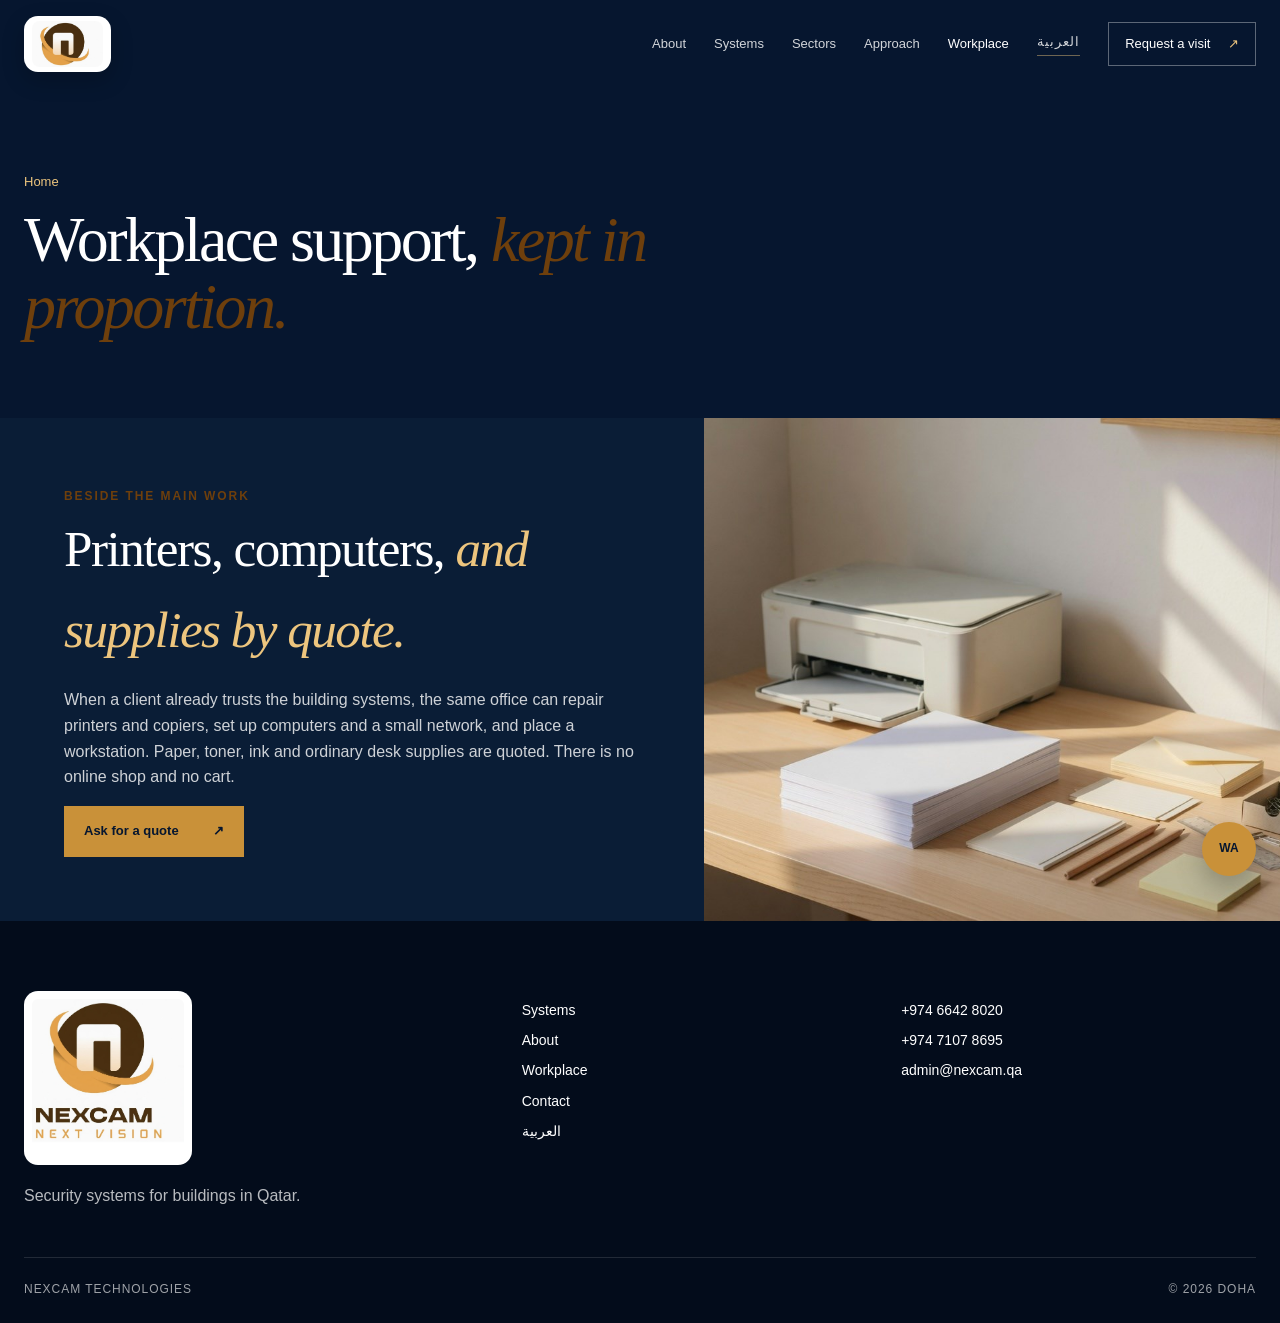
<file: workplace.html>
<!DOCTYPE html>
<html lang="en" dir="ltr">
<head>
  <meta charset="utf-8">
  <meta name="viewport" content="width=device-width, initial-scale=1">
  <title>Workplace support | Nexcam Technologies</title>
  <meta name="description" content="Printer and copier repair, computers, small networks and office supplies by quote from Nexcam Technologies.">
  <link rel="canonical" href="https://nexcam.qa/workplace.html">
  <link rel="alternate" hreflang="en" href="https://nexcam.qa/workplace.html">
  <link rel="alternate" hreflang="ar" href="https://nexcam.qa/ar/workplace.html">
  <link rel="alternate" hreflang="x-default" href="https://nexcam.qa/workplace.html">
  <meta name="theme-color" content="#06162f">
  <link rel="icon" href="assets/mark.svg" type="image/svg+xml">
  <link rel="stylesheet" href="css/styles.css">
  <script>document.documentElement.classList.add("js")</script>
</head>
<body>
  <div class="scroll-progress" aria-hidden="true"><span></span></div>
  <a class="skip-link" href="#main">Skip to content</a>
  <header class="site-header" id="top">
    <div class="header-inner">
      <a class="brand" href="index.html">
        <img src="images/logo-mark.jpg" alt="" width="320" height="320">
      </a>
      <div class="header-tools">
        <button class="menu-toggle" type="button" aria-expanded="false" aria-controls="main-nav" aria-label="Open navigation" data-open-label="Open navigation" data-close-label="Close navigation">
          <span></span><span></span>
        </button>
        <nav id="main-nav" class="main-nav" aria-label="Primary">
          <a href="about.html">About</a>
          <a href="security.html">Systems</a>
          <a href="index.html#sectors">Sectors</a>
          <a href="about.html#approach">Approach</a>
          <a href="workplace.html" aria-current="page">Workplace</a>
          <a class="lang" href="ar/workplace.html" hreflang="ar" lang="ar">العربية</a>
          <a class="nav-cta" href="contact.html">Request a visit <span>↗</span></a>
        </nav>
      </div>
    </div>
  </header>
  <main id="main">
    
    <section class="page-hero">
      <div class="container">
        <a class="crumb" href="index.html">Home</a>
        <h1 class="display">Workplace support, <em>kept in proportion.</em></h1>
      </div>
    </section>
    <section class="band">
      <img src="images/workplace.jpg" alt="A printer and a small stack of office paper on a desk.">
      <div>
        <span class="section-index">Beside the main work</span>
        <h2>Printers, computers, <em>and supplies by quote.</em></h2>
        <p>When a client already trusts the building systems, the same office can repair printers and copiers, set up computers and a small network, and place a workstation. Paper, toner, ink and ordinary desk supplies are quoted. There is no online shop and no cart.</p>
        <a class="button button-gold" href="contact.html">Ask for a quote <span>↗</span></a>
      </div>
    </section>
  </main>
  <footer class="site-footer">
    <div class="container footer-top">
      <div class="footer-brand">
        <img src="images/logo.jpg" alt="Nexcam, Next Vision" width="280" height="280">
        <p>Security systems for buildings in Qatar.</p>
      </div>
      <nav class="footer-links" aria-label="Primary">
        <a href="security.html">Systems</a><a href="about.html">About</a><a href="workplace.html">Workplace</a><a href="contact.html">Contact</a><a href="ar/workplace.html" hreflang="ar" lang="ar">العربية</a>
      </nav>
      <div class="footer-links">
        <a href="tel:+97466428020" dir="ltr">+974 6642 8020</a>
        <a href="tel:+97471078695" dir="ltr">+974 7107 8695</a>
        <a href="mailto:admin@nexcam.qa">admin@nexcam.qa</a>
      </div>
    </div>
    <div class="container footer-bottom">
      <span>Nexcam Technologies</span>
      <span>© <span id="year"></span> Doha</span>
    </div>
  </footer>
  <a class="whatsapp-float" href="https://wa.me/97466428020" aria-label="WhatsApp Nexcam">WA</a>
  <script src="js/main.js"></script>
</body>
</html>
</file>
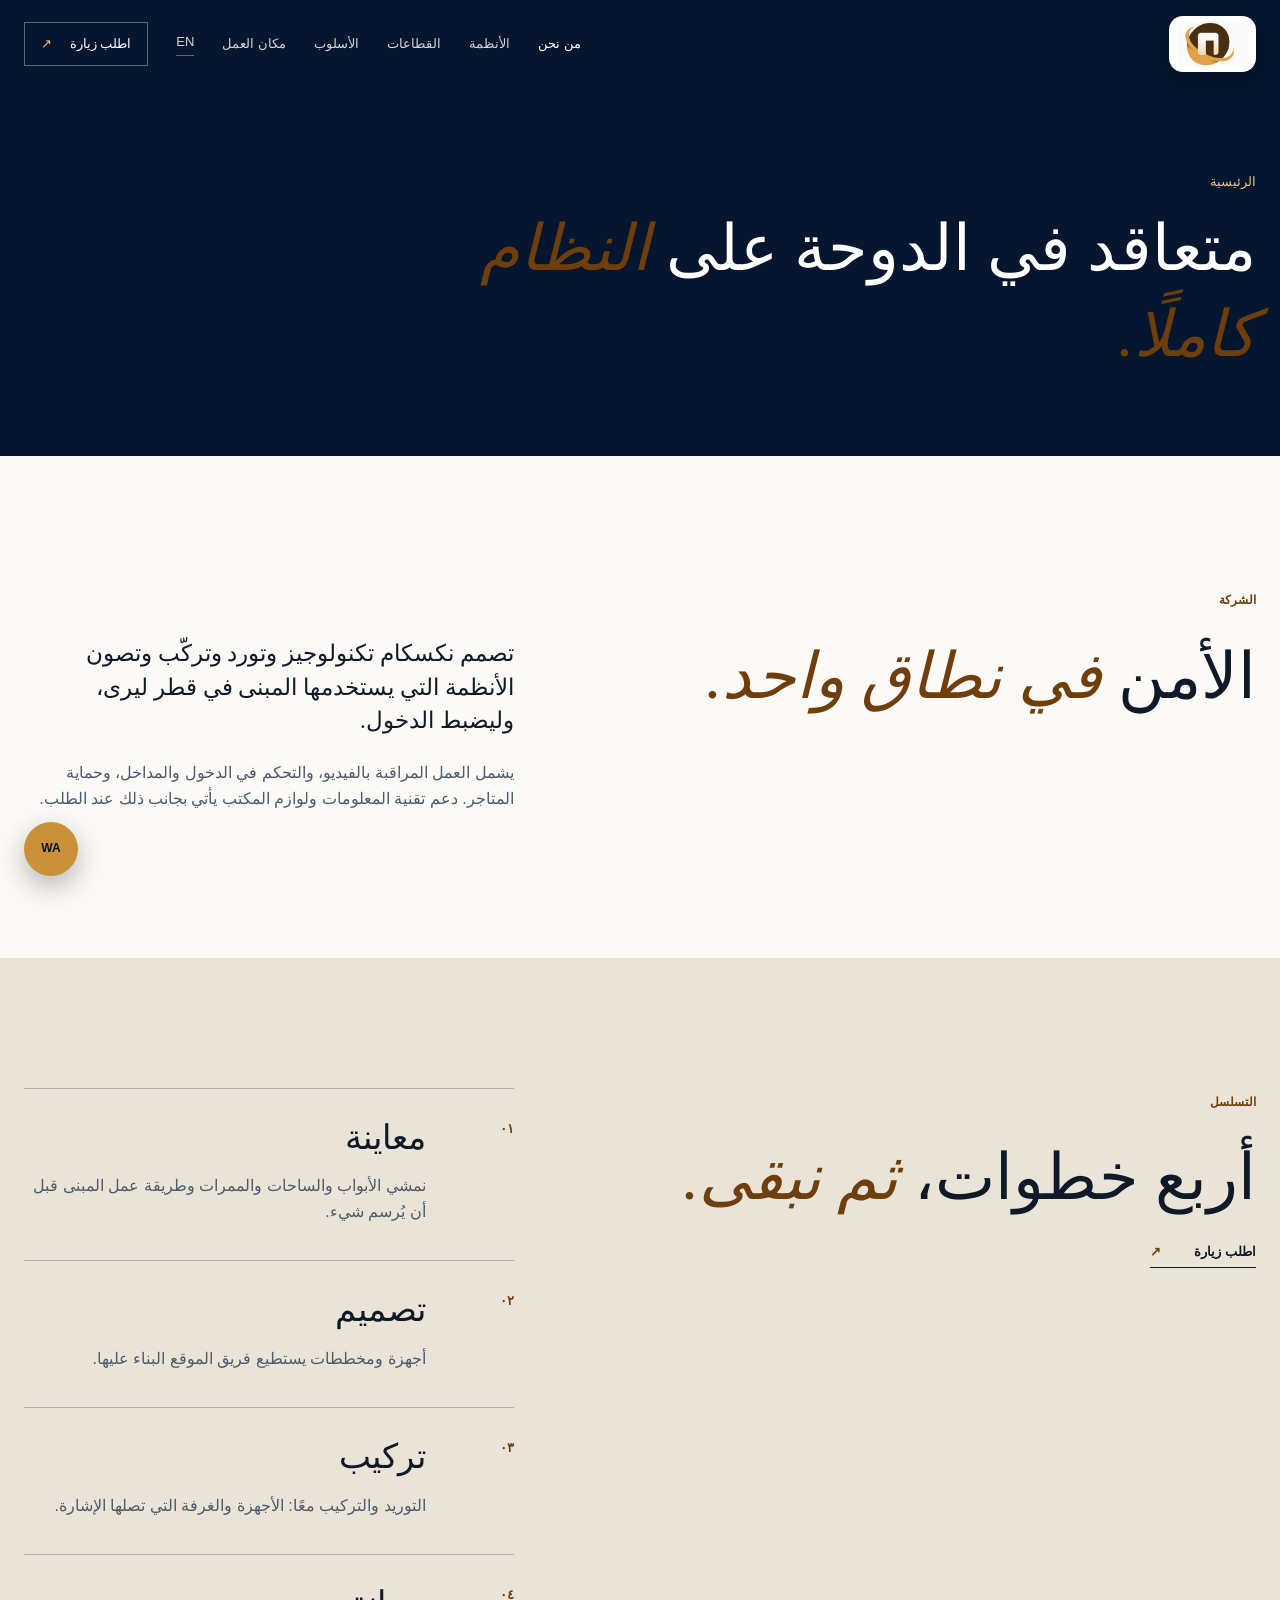
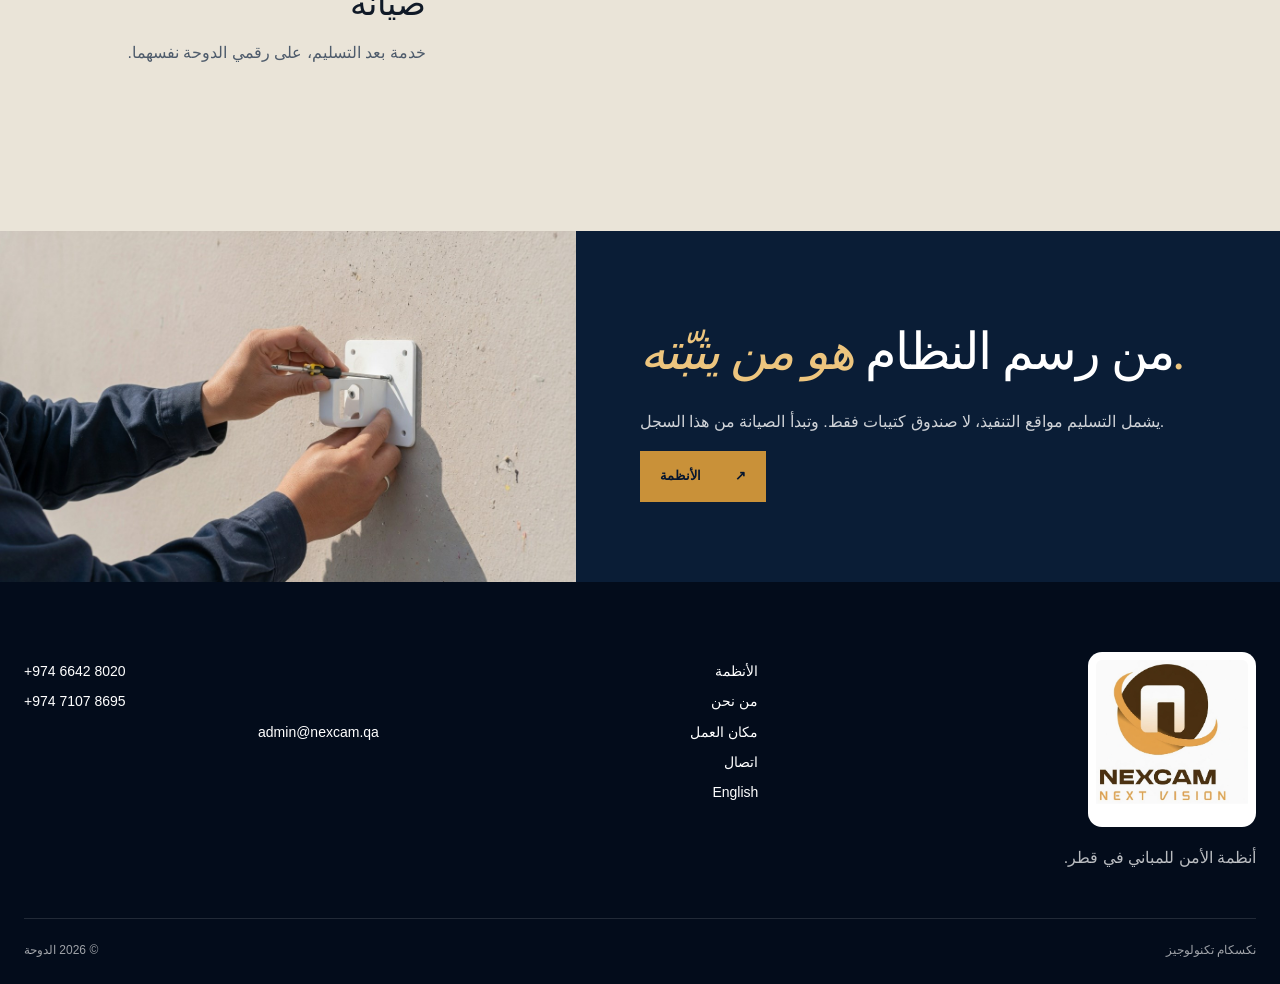
<file: ar/about.html>
<!DOCTYPE html>
<html lang="ar" dir="rtl">
<head>
  <meta charset="utf-8">
  <meta name="viewport" content="width=device-width, initial-scale=1">
  <title>من نحن | نكسكام تكنولوجيز</title>
  <meta name="description" content="كيف تعاين نكسكام تكنولوجيز وتصمم وتركّب وتصون أنظمة الأمن في قطر.">
  <link rel="canonical" href="https://nexcam.qa/ar/about.html">
  <link rel="alternate" hreflang="en" href="https://nexcam.qa/about.html">
  <link rel="alternate" hreflang="ar" href="https://nexcam.qa/ar/about.html">
  <link rel="alternate" hreflang="x-default" href="https://nexcam.qa/about.html">
  <meta name="theme-color" content="#06162f">
  <link rel="icon" href="../assets/mark.svg" type="image/svg+xml">
  <link rel="stylesheet" href="../css/styles.css">
  <script>document.documentElement.classList.add("js")</script>
</head>
<body>
  <div class="scroll-progress" aria-hidden="true"><span></span></div>
  <a class="skip-link" href="#main">تجاوز إلى المحتوى</a>
  <header class="site-header" id="top">
    <div class="header-inner">
      <a class="brand" href="index.html">
        <img src="../images/logo-mark.jpg" alt="" width="320" height="320">
      </a>
      <div class="header-tools">
        <button class="menu-toggle" type="button" aria-expanded="false" aria-controls="main-nav" aria-label="فتح القائمة" data-open-label="فتح القائمة" data-close-label="إغلاق القائمة">
          <span></span><span></span>
        </button>
        <nav id="main-nav" class="main-nav" aria-label="التنقل">
          <a href="about.html" aria-current="page">من نحن</a>
          <a href="security.html">الأنظمة</a>
          <a href="index.html#sectors">القطاعات</a>
          <a href="about.html#approach">الأسلوب</a>
          <a href="workplace.html">مكان العمل</a>
          <a class="lang" href="../about.html" hreflang="en" lang="en">EN</a>
          <a class="nav-cta" href="contact.html">اطلب زيارة <span>↗</span></a>
        </nav>
      </div>
    </div>
  </header>
  <main id="main">
    
    <section class="page-hero">
      <div class="container">
        <a class="crumb" href="index.html">الرئيسية</a>
        <h1 class="display">متعاقد في الدوحة على <em>النظام كاملًا.</em></h1>
      </div>
    </section>
    <section class="statement section">
      <div class="container statement-grid">
        <div>
          <span class="section-index">الشركة</span>
          <h2 class="display">الأمن <em>في نطاق واحد.</em></h2>
        </div>
        <div class="statement-copy">
          <p class="lead">تصمم نكسكام تكنولوجيز وتورد وتركّب وتصون الأنظمة التي يستخدمها المبنى في قطر ليرى، وليضبط الدخول.</p>
          <p>يشمل العمل المراقبة بالفيديو، والتحكم في الدخول والمداخل، وحماية المتاجر. دعم تقنية المعلومات ولوازم المكتب يأتي بجانب ذلك عند الطلب.</p>
        </div>
      </div>
    </section>
    <section class="approach section" id="approach">
      <div class="container approach-grid">
        <div class="approach-intro">
          <span class="section-index">التسلسل</span>
          <h2 class="display">أربع خطوات، <em>ثم نبقى.</em></h2>
          <a class="arrow-link" href="contact.html">اطلب زيارة <span>↗</span></a>
        </div>
        <ol class="steps">
          <li><span>٠١</span><div><h3>معاينة</h3><p>نمشي الأبواب والساحات والممرات وطريقة عمل المبنى قبل أن يُرسم شيء.</p></div></li>
          <li><span>٠٢</span><div><h3>تصميم</h3><p>أجهزة ومخططات يستطيع فريق الموقع البناء عليها.</p></div></li>
          <li><span>٠٣</span><div><h3>تركيب</h3><p>التوريد والتركيب معًا: الأجهزة والغرفة التي تصلها الإشارة.</p></div></li>
          <li><span>٠٤</span><div><h3>صيانة</h3><p>خدمة بعد التسليم، على رقمي الدوحة نفسهما.</p></div></li>
        </ol>
      </div>
    </section>
    <section class="band">
      <img src="../images/install.jpg" alt="يدان تثبّتان حاملًا على جدار داخلي.">
      <div>
        <h2>من رسم النظام <em>هو من يثبّته.</em></h2>
        <p>يشمل التسليم مواقع التنفيذ، لا صندوق كتيبات فقط. وتبدأ الصيانة من هذا السجل.</p>
        <a class="button button-gold" href="security.html">الأنظمة <span>↗</span></a>
      </div>
    </section>
  </main>
  <footer class="site-footer">
    <div class="container footer-top">
      <div class="footer-brand">
        <img src="../images/logo.jpg" alt="نكسكام" width="280" height="280">
        <p>أنظمة الأمن للمباني في قطر.</p>
      </div>
      <nav class="footer-links" aria-label="التنقل">
        <a href="security.html">الأنظمة</a><a href="about.html">من نحن</a><a href="workplace.html">مكان العمل</a><a href="contact.html">اتصال</a><a href="../about.html" hreflang="en" lang="en">English</a>
      </nav>
      <div class="footer-links">
        <a href="tel:+97466428020" dir="ltr">+974 6642 8020</a>
        <a href="tel:+97471078695" dir="ltr">+974 7107 8695</a>
        <a href="mailto:admin@nexcam.qa">admin@nexcam.qa</a>
      </div>
    </div>
    <div class="container footer-bottom">
      <span>نكسكام تكنولوجيز</span>
      <span>© <span id="year"></span> الدوحة</span>
    </div>
  </footer>
  <a class="whatsapp-float" href="https://wa.me/97466428020" aria-label="واتساب نكسكام">WA</a>
  <script src="../js/main.js"></script>
</body>
</html>
</file>
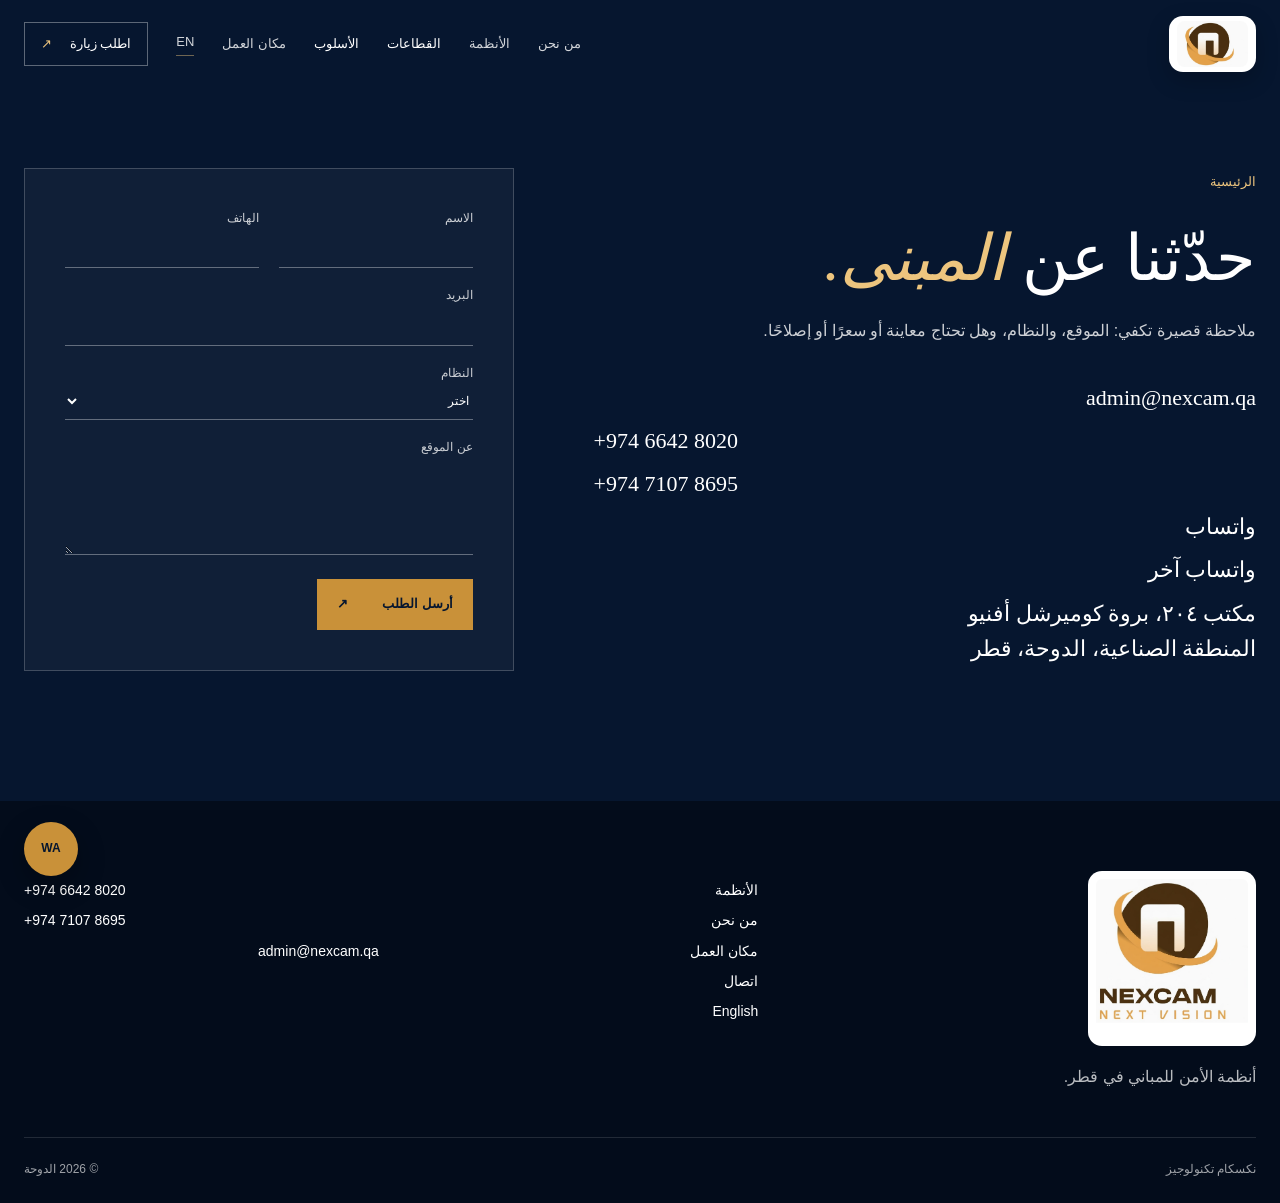
<file: ar/contact.html>
<!DOCTYPE html>
<html lang="ar" dir="rtl">
<head>
  <meta charset="utf-8">
  <meta name="viewport" content="width=device-width, initial-scale=1">
  <title>اتصال | نكسكام تكنولوجيز</title>
  <meta name="description" content="اتصل أو راسل واتساب أو راسل نكسكام تكنولوجيز في الدوحة بخصوص نظام أمن أو جهد منخفض.">
  <link rel="canonical" href="https://nexcam.qa/ar/contact.html">
  <link rel="alternate" hreflang="en" href="https://nexcam.qa/contact.html">
  <link rel="alternate" hreflang="ar" href="https://nexcam.qa/ar/contact.html">
  <link rel="alternate" hreflang="x-default" href="https://nexcam.qa/contact.html">
  <meta name="theme-color" content="#06162f">
  <link rel="icon" href="../assets/mark.svg" type="image/svg+xml">
  <link rel="stylesheet" href="../css/styles.css">
  <script>document.documentElement.classList.add("js")</script>
</head>
<body>
  <div class="scroll-progress" aria-hidden="true"><span></span></div>
  <a class="skip-link" href="#main">تجاوز إلى المحتوى</a>
  <header class="site-header" id="top">
    <div class="header-inner">
      <a class="brand" href="index.html">
        <img src="../images/logo-mark.jpg" alt="" width="320" height="320">
      </a>
      <div class="header-tools">
        <button class="menu-toggle" type="button" aria-expanded="false" aria-controls="main-nav" aria-label="فتح القائمة" data-open-label="فتح القائمة" data-close-label="إغلاق القائمة">
          <span></span><span></span>
        </button>
        <nav id="main-nav" class="main-nav" aria-label="التنقل">
          <a href="about.html">من نحن</a>
          <a href="security.html">الأنظمة</a>
          <a href="index.html#sectors" aria-current="page">القطاعات</a>
          <a href="about.html#approach" aria-current="page">الأسلوب</a>
          <a href="workplace.html">مكان العمل</a>
          <a class="lang" href="../contact.html" hreflang="en" lang="en">EN</a>
          <a class="nav-cta" href="#visit">اطلب زيارة <span>↗</span></a>
        </nav>
      </div>
    </div>
  </header>
  <main id="main">
    
    <section class="contact section" id="visit">
      <div class="container contact-grid">
        <div class="contact-copy">
          <a class="crumb" href="index.html">الرئيسية</a>
          <h1 class="display">حدّثنا عن <em>المبنى.</em></h1>
          <p>ملاحظة قصيرة تكفي: الموقع، والنظام، وهل تحتاج معاينة أو سعرًا أو إصلاحًا.</p>
          <div class="contact-details">
            <a href="mailto:admin@nexcam.qa">admin@nexcam.qa</a>
            <a href="tel:+97466428020" dir="ltr">+974 6642 8020</a>
            <a href="tel:+97471078695" dir="ltr">+974 7107 8695</a>
            <a href="https://wa.me/97466428020">واتساب</a>
            <a href="https://wa.me/97471078695">واتساب آخر</a>
            <span>مكتب ٢٠٤، بروة كوميرشل أفنيو<br>المنطقة الصناعية، الدوحة، قطر</span>
          </div>
        </div>
        <form class="contact-form enquiry" data-subject="طلب من الموقع">
      <p class="form-error" hidden>أكمل الحقول الناقصة ثم أعد الإرسال.</p>
      <div class="field-row">
        <label>الاسم<input id="name" name="name" required autocomplete="name"></label>
        <label>الهاتف<input id="phone" name="phone" type="tel" required autocomplete="tel" dir="ltr"></label>
      </div>
      <label>البريد<input id="email" name="email" type="email" required autocomplete="email" dir="ltr"></label>
      <label>النظام<select id="service" name="service" required>
        <option value="">اختر</option>
        <option>المراقبة</option><option>الدخول والمداخل</option>
        <option>حماية المتاجر</option><option>دعم مكان العمل</option><option>لست متأكدًا</option>
      </select></label>
      <label>عن الموقع<textarea id="message" name="message" rows="4" required></textarea></label>
      <label class="hp-field">شركة<input name="company" tabindex="-1" autocomplete="off"></label>
      <button class="button button-gold" type="submit">أرسل الطلب <span>↗</span></button>
      <p class="form-note" hidden>سيفتح تطبيق البريد هذه الملاحظة إلى admin@nexcam.qa.</p>
    </form>
      </div>
    </section>
  </main>
  <footer class="site-footer">
    <div class="container footer-top">
      <div class="footer-brand">
        <img src="../images/logo.jpg" alt="نكسكام" width="280" height="280">
        <p>أنظمة الأمن للمباني في قطر.</p>
      </div>
      <nav class="footer-links" aria-label="التنقل">
        <a href="security.html">الأنظمة</a><a href="about.html">من نحن</a><a href="workplace.html">مكان العمل</a><a href="contact.html">اتصال</a><a href="../contact.html" hreflang="en" lang="en">English</a>
      </nav>
      <div class="footer-links">
        <a href="tel:+97466428020" dir="ltr">+974 6642 8020</a>
        <a href="tel:+97471078695" dir="ltr">+974 7107 8695</a>
        <a href="mailto:admin@nexcam.qa">admin@nexcam.qa</a>
      </div>
    </div>
    <div class="container footer-bottom">
      <span>نكسكام تكنولوجيز</span>
      <span>© <span id="year"></span> الدوحة</span>
    </div>
  </footer>
  <a class="whatsapp-float" href="https://wa.me/97466428020" aria-label="واتساب نكسكام">WA</a>
  <script src="../js/main.js"></script>
</body>
</html>
</file>
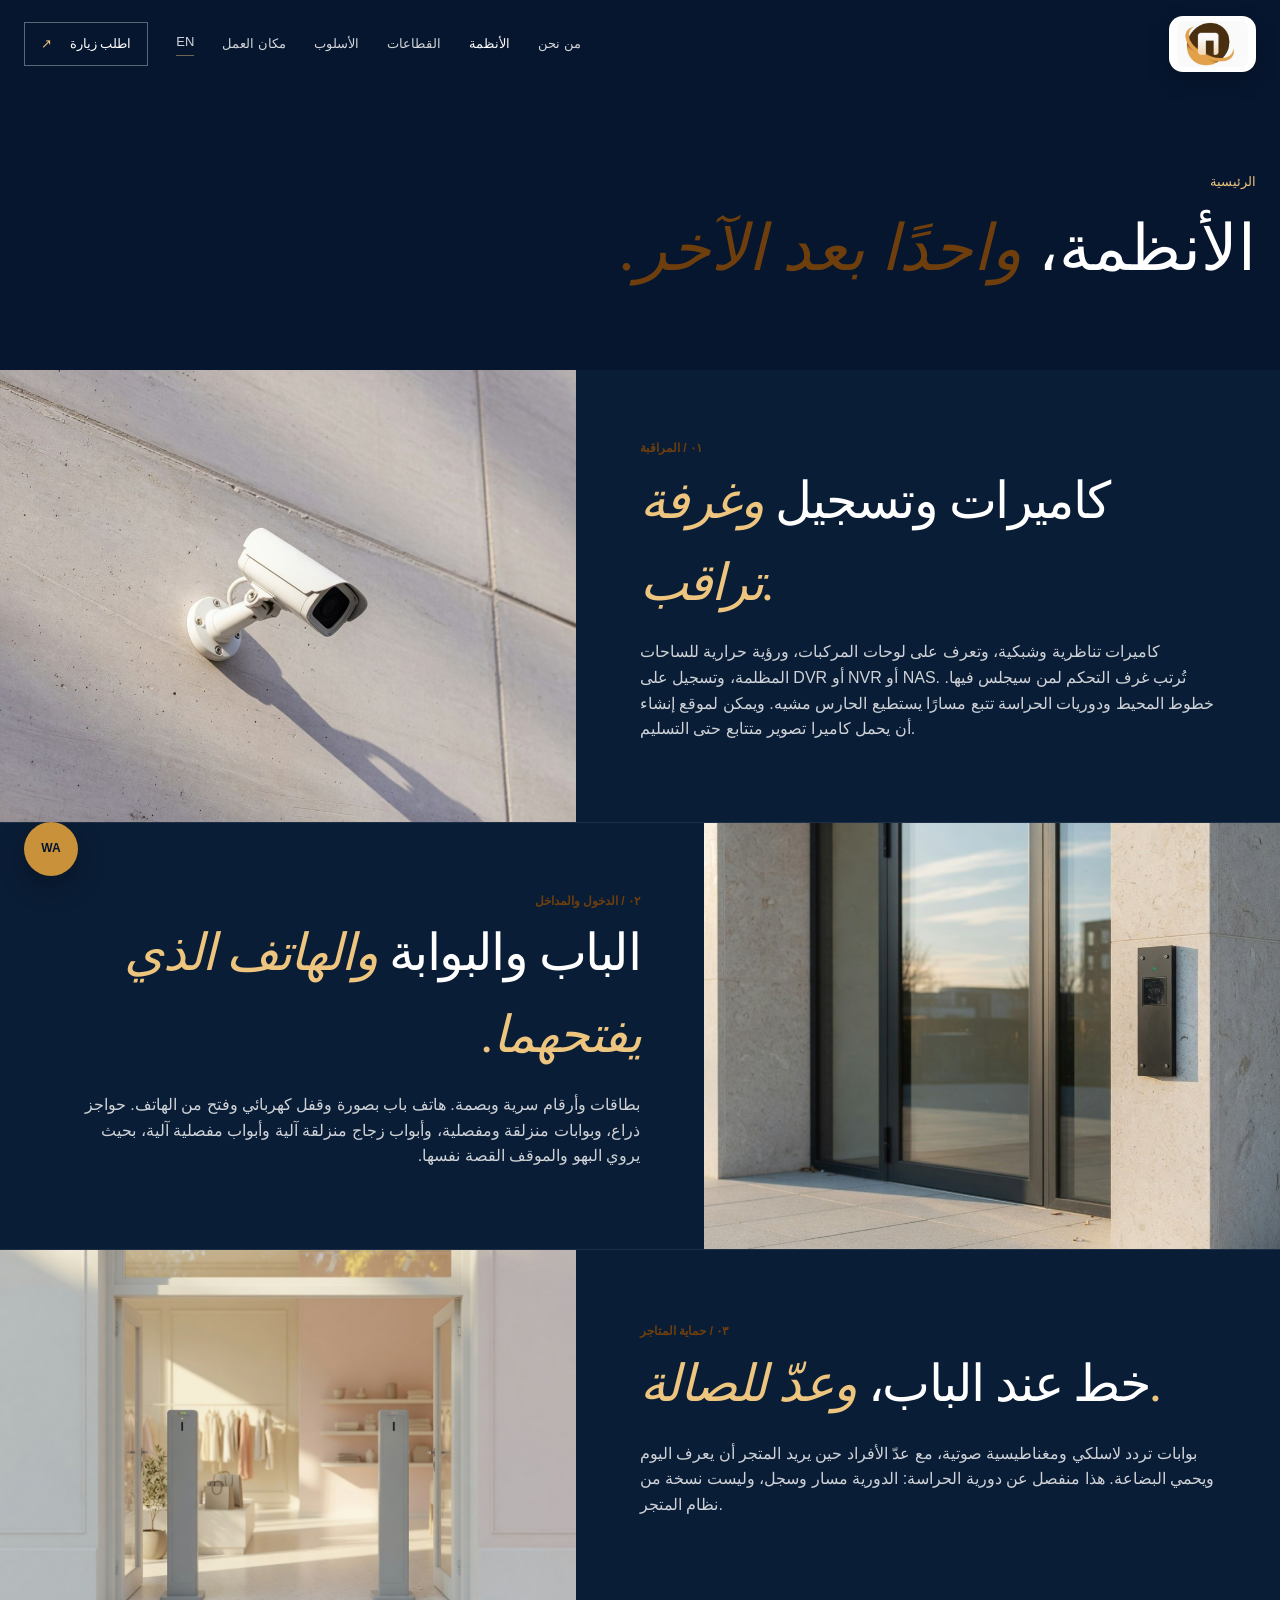
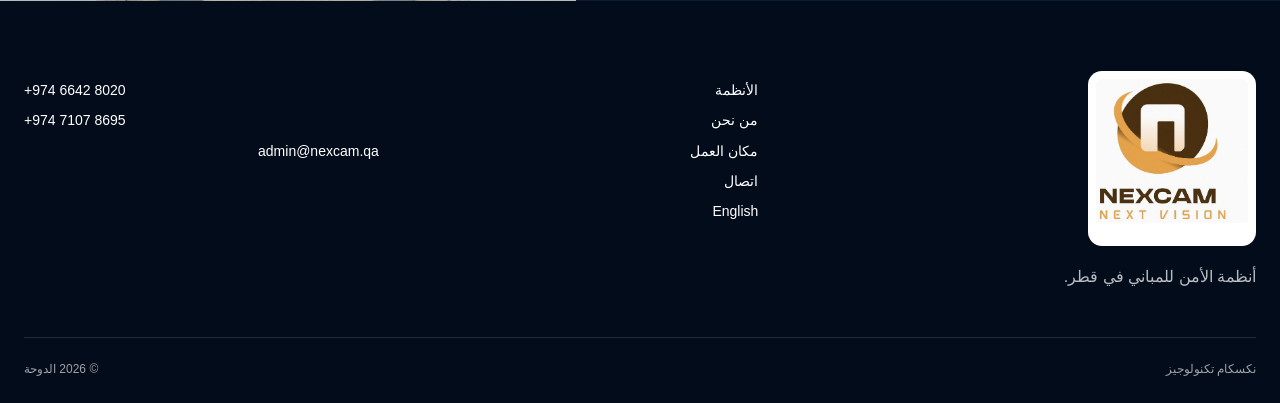
<file: ar/security.html>
<!DOCTYPE html>
<html lang="ar" dir="rtl">
<head>
  <meta charset="utf-8">
  <meta name="viewport" content="width=device-width, initial-scale=1">
  <title>الأنظمة | نكسكام تكنولوجيز</title>
  <meta name="description" content="المراقبة والدخول وحماية المتاجر من نكسكام تكنولوجيز في قطر.">
  <link rel="canonical" href="https://nexcam.qa/ar/security.html">
  <link rel="alternate" hreflang="en" href="https://nexcam.qa/security.html">
  <link rel="alternate" hreflang="ar" href="https://nexcam.qa/ar/security.html">
  <link rel="alternate" hreflang="x-default" href="https://nexcam.qa/security.html">
  <meta name="theme-color" content="#06162f">
  <link rel="icon" href="../assets/mark.svg" type="image/svg+xml">
  <link rel="stylesheet" href="../css/styles.css">
  <script>document.documentElement.classList.add("js")</script>
</head>
<body>
  <div class="scroll-progress" aria-hidden="true"><span></span></div>
  <a class="skip-link" href="#main">تجاوز إلى المحتوى</a>
  <header class="site-header" id="top">
    <div class="header-inner">
      <a class="brand" href="index.html">
        <img src="../images/logo-mark.jpg" alt="" width="320" height="320">
      </a>
      <div class="header-tools">
        <button class="menu-toggle" type="button" aria-expanded="false" aria-controls="main-nav" aria-label="فتح القائمة" data-open-label="فتح القائمة" data-close-label="إغلاق القائمة">
          <span></span><span></span>
        </button>
        <nav id="main-nav" class="main-nav" aria-label="التنقل">
          <a href="about.html">من نحن</a>
          <a href="security.html" aria-current="page">الأنظمة</a>
          <a href="index.html#sectors">القطاعات</a>
          <a href="about.html#approach">الأسلوب</a>
          <a href="workplace.html">مكان العمل</a>
          <a class="lang" href="../security.html" hreflang="en" lang="en">EN</a>
          <a class="nav-cta" href="contact.html">اطلب زيارة <span>↗</span></a>
        </nav>
      </div>
    </div>
  </header>
  <main id="main">
    
    <section class="page-hero">
      <div class="container">
        <a class="crumb" href="index.html">الرئيسية</a>
        <h1 class="display">الأنظمة، <em>واحدًا بعد الآخر.</em></h1>
      </div>
    </section>
    <section class="band" id="surveillance">
      <img src="../images/cctv.jpg" alt="هيكل كاميرا على زاوية مبنى معاصر.">
      <div>
        <span class="section-index">٠١ / المراقبة</span>
        <h2>كاميرات وتسجيل <em>وغرفة تراقب.</em></h2>
        <p>كاميرات تناظرية وشبكية، وتعرف على لوحات المركبات، ورؤية حرارية للساحات المظلمة، وتسجيل على DVR أو NVR أو NAS. تُرتب غرف التحكم لمن سيجلس فيها. خطوط المحيط ودوريات الحراسة تتبع مسارًا يستطيع الحارس مشيه. ويمكن لموقع إنشاء أن يحمل كاميرا تصوير متتابع حتى التسليم.</p>
      </div>
    </section>
    <section class="band" id="entry">
      <img src="../images/entry.jpg" alt="مدخل زجاجي وقارئ بجانب الباب.">
      <div>
        <span class="section-index">٠٢ / الدخول والمداخل</span>
        <h2>الباب والبوابة <em>والهاتف الذي يفتحهما.</em></h2>
        <p>بطاقات وأرقام سرية وبصمة. هاتف باب بصورة وقفل كهربائي وفتح من الهاتف. حواجز ذراع، وبوابات منزلقة ومفصلية، وأبواب زجاج منزلقة آلية وأبواب مفصلية آلية، بحيث يروي البهو والموقف القصة نفسها.</p>
      </div>
    </section>
    <section class="band" id="retail">
      <img src="../images/retail.jpg" alt="بوابات حماية عند مدخل متجر.">
      <div>
        <span class="section-index">٠٣ / حماية المتاجر</span>
        <h2>خط عند الباب، <em>وعدّ للصالة.</em></h2>
        <p>بوابات تردد لاسلكي ومغناطيسية صوتية، مع عدّ الأفراد حين يريد المتجر أن يعرف اليوم ويحمي البضاعة. هذا منفصل عن دورية الحراسة: الدورية مسار وسجل، وليست نسخة من نظام المتجر.</p>
      </div>
    </section>
  </main>
  <footer class="site-footer">
    <div class="container footer-top">
      <div class="footer-brand">
        <img src="../images/logo.jpg" alt="نكسكام" width="280" height="280">
        <p>أنظمة الأمن للمباني في قطر.</p>
      </div>
      <nav class="footer-links" aria-label="التنقل">
        <a href="security.html">الأنظمة</a><a href="about.html">من نحن</a><a href="workplace.html">مكان العمل</a><a href="contact.html">اتصال</a><a href="../security.html" hreflang="en" lang="en">English</a>
      </nav>
      <div class="footer-links">
        <a href="tel:+97466428020" dir="ltr">+974 6642 8020</a>
        <a href="tel:+97471078695" dir="ltr">+974 7107 8695</a>
        <a href="mailto:admin@nexcam.qa">admin@nexcam.qa</a>
      </div>
    </div>
    <div class="container footer-bottom">
      <span>نكسكام تكنولوجيز</span>
      <span>© <span id="year"></span> الدوحة</span>
    </div>
  </footer>
  <a class="whatsapp-float" href="https://wa.me/97466428020" aria-label="واتساب نكسكام">WA</a>
  <script src="../js/main.js"></script>
</body>
</html>
</file>
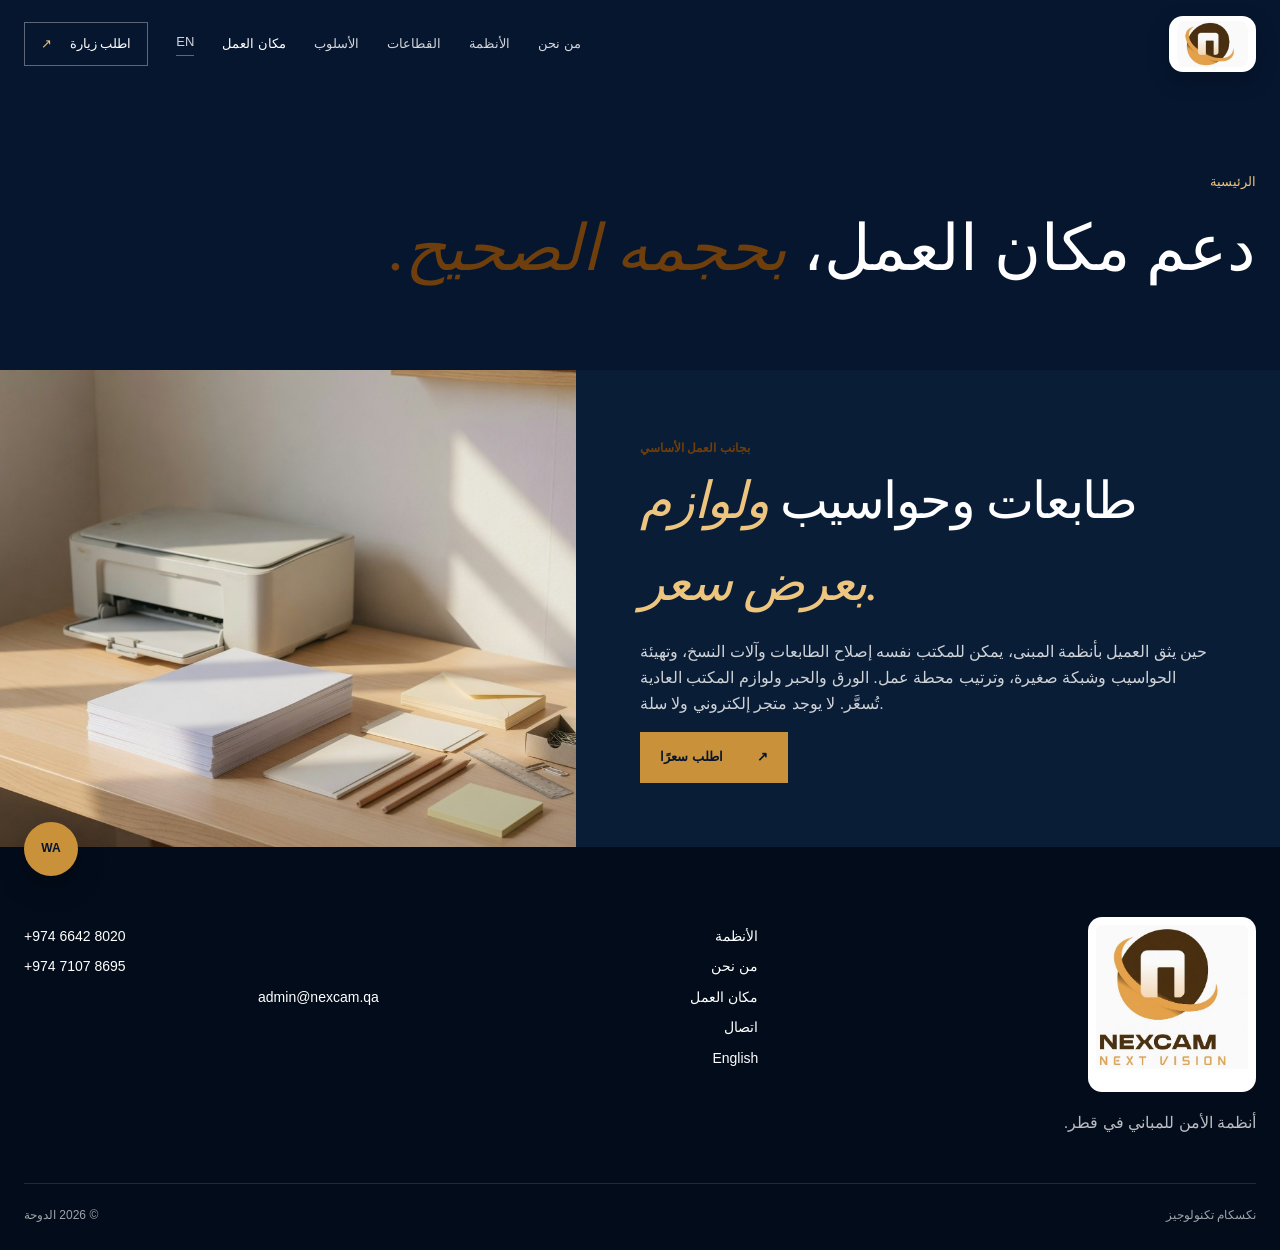
<file: ar/workplace.html>
<!DOCTYPE html>
<html lang="ar" dir="rtl">
<head>
  <meta charset="utf-8">
  <meta name="viewport" content="width=device-width, initial-scale=1">
  <title>دعم مكان العمل | نكسكام تكنولوجيز</title>
  <meta name="description" content="إصلاح الطابعات والنسخ، والحواسيب، والشبكات الصغيرة، ولوازم المكتب بعرض سعر من نكسكام تكنولوجيز.">
  <link rel="canonical" href="https://nexcam.qa/ar/workplace.html">
  <link rel="alternate" hreflang="en" href="https://nexcam.qa/workplace.html">
  <link rel="alternate" hreflang="ar" href="https://nexcam.qa/ar/workplace.html">
  <link rel="alternate" hreflang="x-default" href="https://nexcam.qa/workplace.html">
  <meta name="theme-color" content="#06162f">
  <link rel="icon" href="../assets/mark.svg" type="image/svg+xml">
  <link rel="stylesheet" href="../css/styles.css">
  <script>document.documentElement.classList.add("js")</script>
</head>
<body>
  <div class="scroll-progress" aria-hidden="true"><span></span></div>
  <a class="skip-link" href="#main">تجاوز إلى المحتوى</a>
  <header class="site-header" id="top">
    <div class="header-inner">
      <a class="brand" href="index.html">
        <img src="../images/logo-mark.jpg" alt="" width="320" height="320">
      </a>
      <div class="header-tools">
        <button class="menu-toggle" type="button" aria-expanded="false" aria-controls="main-nav" aria-label="فتح القائمة" data-open-label="فتح القائمة" data-close-label="إغلاق القائمة">
          <span></span><span></span>
        </button>
        <nav id="main-nav" class="main-nav" aria-label="التنقل">
          <a href="about.html">من نحن</a>
          <a href="security.html">الأنظمة</a>
          <a href="index.html#sectors">القطاعات</a>
          <a href="about.html#approach">الأسلوب</a>
          <a href="workplace.html" aria-current="page">مكان العمل</a>
          <a class="lang" href="../workplace.html" hreflang="en" lang="en">EN</a>
          <a class="nav-cta" href="contact.html">اطلب زيارة <span>↗</span></a>
        </nav>
      </div>
    </div>
  </header>
  <main id="main">
    
    <section class="page-hero">
      <div class="container">
        <a class="crumb" href="index.html">الرئيسية</a>
        <h1 class="display">دعم مكان العمل، <em>بحجمه الصحيح.</em></h1>
      </div>
    </section>
    <section class="band">
      <img src="../images/workplace.jpg" alt="طابعة ورزمة ورق على مكتب.">
      <div>
        <span class="section-index">بجانب العمل الأساسي</span>
        <h2>طابعات وحواسيب <em>ولوازم بعرض سعر.</em></h2>
        <p>حين يثق العميل بأنظمة المبنى، يمكن للمكتب نفسه إصلاح الطابعات وآلات النسخ، وتهيئة الحواسيب وشبكة صغيرة، وترتيب محطة عمل. الورق والحبر ولوازم المكتب العادية تُسعَّر. لا يوجد متجر إلكتروني ولا سلة.</p>
        <a class="button button-gold" href="contact.html">اطلب سعرًا <span>↗</span></a>
      </div>
    </section>
  </main>
  <footer class="site-footer">
    <div class="container footer-top">
      <div class="footer-brand">
        <img src="../images/logo.jpg" alt="نكسكام" width="280" height="280">
        <p>أنظمة الأمن للمباني في قطر.</p>
      </div>
      <nav class="footer-links" aria-label="التنقل">
        <a href="security.html">الأنظمة</a><a href="about.html">من نحن</a><a href="workplace.html">مكان العمل</a><a href="contact.html">اتصال</a><a href="../workplace.html" hreflang="en" lang="en">English</a>
      </nav>
      <div class="footer-links">
        <a href="tel:+97466428020" dir="ltr">+974 6642 8020</a>
        <a href="tel:+97471078695" dir="ltr">+974 7107 8695</a>
        <a href="mailto:admin@nexcam.qa">admin@nexcam.qa</a>
      </div>
    </div>
    <div class="container footer-bottom">
      <span>نكسكام تكنولوجيز</span>
      <span>© <span id="year"></span> الدوحة</span>
    </div>
  </footer>
  <a class="whatsapp-float" href="https://wa.me/97466428020" aria-label="واتساب نكسكام">WA</a>
  <script src="../js/main.js"></script>
</body>
</html>
</file>
<file: css/styles.css>
:root {
  --navy: #06162f;
  --navy-2: #0b2344;
  --gold: #c99139;
  --gold-light: #edc57e;
  --gold-ink: #6e3f0c;
  --ivory: #f4f0e7;
  --paper: #fbfaf7;
  --ink: #101927;
  --muted: #4e5b6b;
  --line: rgba(13, 29, 50, 0.14);
  --max: 1240px;
  --serif: Georgia, "Times New Roman", serif;
  --sans: "Segoe UI", Arial, sans-serif;
  --header: 88px;
}

* { box-sizing: border-box; }
html { scroll-behavior: smooth; overflow-x: clip; scrollbar-color: var(--gold) var(--navy); }
body {
  margin: 0;
  background: var(--paper);
  color: var(--ink);
  font-family: var(--sans);
  font-size: 16px;
  line-height: 1.6;
  overflow-x: hidden;
}
[dir="rtl"] {
  --serif: "Traditional Arabic", "Sakkal Majalla", "Noto Naskh Arabic", Georgia, serif;
  --sans: "Segoe UI", Tahoma, "Noto Naskh Arabic", sans-serif;
}
a { color: inherit; text-decoration: none; }
button, input, textarea, select { font: inherit; color: inherit; }
img { max-width: 100%; display: block; }
::selection { background: var(--gold); color: var(--navy); }
:focus-visible { outline: 2px solid var(--gold); outline-offset: 3px; }
.container { width: min(calc(100% - 48px), var(--max)); margin-inline: auto; }
.section { padding: 130px 0; }
.section-navy { background: var(--navy); color: white; }
.section-ivory { background: var(--ivory); }
.skip-link {
  position: fixed;
  top: -80px;
  inset-inline-start: 20px;
  z-index: 999;
  background: white;
  color: var(--navy);
  padding: 12px 18px;
}
.skip-link:focus { top: 20px; }
.scroll-progress { position: fixed; inset: 0 0 auto; height: 3px; z-index: 999; background: transparent; }
.scroll-progress span { display: block; width: 0; height: 100%; background: var(--gold); }

.site-header {
  position: fixed;
  inset: 0 0 auto;
  z-index: 100;
  height: var(--header);
  color: white;
  transition: background 0.35s, height 0.35s, box-shadow 0.35s;
}
.site-header.scrolled,
.site-header.solid {
  height: 72px;
  background: rgba(6, 22, 47, 0.96);
  box-shadow: 0 12px 30px rgba(0, 0, 0, 0.18);
  backdrop-filter: blur(16px);
}
.header-inner {
  height: 100%;
  width: min(calc(100% - 48px), 1380px);
  margin: auto;
  display: flex;
  align-items: center;
  justify-content: space-between;
  gap: 24px;
}
.brand { display: inline-flex; align-items: center; background: #fff; border-radius: 14px; padding: 5px 8px; box-shadow: 0 8px 22px rgba(0, 0, 0, 0.22); }
.brand img { height: 46px; width: auto; object-fit: contain; border-radius: 8px; }
.header-tools { display: flex; align-items: center; gap: 22px; }
.main-nav { display: flex; align-items: center; gap: 28px; font-size: 13px; }
.main-nav > a:not(.nav-cta) { color: rgba(255, 255, 255, 0.82); transition: color 0.25s; }
.main-nav > a:not(.nav-cta):hover,
.main-nav > a[aria-current="page"] { color: white; }
.nav-cta { border: 1px solid rgba(255, 255, 255, 0.35); padding: 11px 16px; color: white; }
.nav-cta span { color: var(--gold-light); margin-inline-start: 14px; }
.lang {
  color: var(--gold-light);
  font-size: 13px;
  letter-spacing: 0.08em;
  border-bottom: 1px solid rgba(237, 197, 126, 0.45);
  padding-bottom: 2px;
}
.menu-toggle { display: none; background: none; border: 0; width: 44px; height: 44px; padding: 10px; cursor: pointer; }
.menu-toggle span { display: block; height: 1px; background: white; margin: 8px 0; transition: transform 0.25s; }

.hero {
  position: relative;
  min-height: 790px;
  height: 100svh;
  color: white;
  overflow: hidden;
  background: var(--navy);
}
.hero-media {
  position: absolute;
  inset: -6% 0;
  background:
    linear-gradient(90deg, rgba(3, 13, 31, 0.99) 0%, rgba(3, 13, 31, 0.84) 32%, rgba(3, 13, 31, 0.28) 68%, rgba(3, 13, 31, 0.18) 100%),
    url("../images/dusk.jpg") center / cover no-repeat;
  will-change: transform;
}
[dir="rtl"] .hero-media {
  background:
    linear-gradient(270deg, rgba(3, 13, 31, 0.99) 0%, rgba(3, 13, 31, 0.84) 32%, rgba(3, 13, 31, 0.28) 68%, rgba(3, 13, 31, 0.18) 100%),
    url("../images/dusk.jpg") center / cover no-repeat;
}
.hero::after {
  content: "";
  position: absolute;
  inset: 0;
  background: linear-gradient(0deg, rgba(3, 13, 31, 0.78), transparent 38%);
  pointer-events: none;
}
.hero-grain {
  position: absolute;
  inset: 0;
  opacity: 0.13;
  pointer-events: none;
  background-image: url("data:image/svg+xml,%3Csvg viewBox='0 0 180 180' xmlns='http://www.w3.org/2000/svg'%3E%3Cfilter id='n'%3E%3CfeTurbulence type='fractalNoise' baseFrequency='.8' numOctaves='3' stitchTiles='stitch'/%3E%3C/filter%3E%3Crect width='100%25' height='100%25' filter='url(%23n)' opacity='.45'/%3E%3C/svg%3E");
}
.hero-content { position: relative; z-index: 2; padding-top: clamp(160px, 22vh, 230px); }
.section-index {
  display: inline-block;
  color: var(--gold-ink);
  font-size: 12px;
  font-weight: 700;
  letter-spacing: 0.16em;
  text-transform: uppercase;
}
[dir="rtl"] .section-index,
[dir="rtl"] .hero-foot,
[dir="rtl"] .lang { letter-spacing: 0; text-transform: none; }
.hero h1 {
  font-family: var(--serif);
  font-weight: 400;
  font-size: clamp(52px, 6vw, 92px);
  letter-spacing: -0.04em;
  line-height: 0.98;
  margin: 18px 0 28px;
  max-width: 12em;
}
[dir="rtl"] .hero h1 { letter-spacing: 0; line-height: 1.25; max-width: 12ch; }
.hero h1 em, .display em, .trade-panel h2 em, blockquote em { font-style: italic; font-weight: 400; }
.hero h1 em, .trade-panel h2 em, .contact-copy .display em, .page-hero em { color: var(--gold-light); }
.display em, blockquote em { color: var(--gold-ink); }
.hero-intro { max-width: 40rem; color: rgba(255, 255, 255, 0.82); font-size: 18px; text-wrap: pretty; }
.hero-actions { display: flex; align-items: center; gap: 38px; margin-top: 38px; flex-wrap: wrap; }
.button {
  display: inline-flex;
  align-items: center;
  justify-content: space-between;
  gap: 34px;
  padding: 15px 20px;
  border: 0;
  font-weight: 650;
  font-size: 13px;
  cursor: pointer;
  transition: transform 0.25s, background 0.25s;
}
.button:hover { transform: translateY(-2px); }
.button-gold { background: var(--gold); color: var(--navy); }
.button-gold:hover { background: var(--gold-light); }
.text-link { font-size: 13px; border-bottom: 1px solid rgba(255, 255, 255, 0.45); padding-bottom: 5px; }
.text-link span { color: var(--gold-light); margin-inline-start: 15px; }
.arrow-link span { color: var(--gold-ink); margin-inline-start: 15px; }
.section-navy .section-index,
.trade-panel .section-index,
.contact .section-index,
.page-hero .crumb { color: var(--gold-light); }
.hero-foot {
  position: absolute;
  z-index: 2;
  bottom: 34px;
  left: 50%;
  transform: translateX(-50%);
  width: min(calc(100% - 48px), var(--max));
  display: flex;
  align-items: end;
  justify-content: space-between;
  gap: 24px;
  font-size: 11px;
  text-transform: uppercase;
  letter-spacing: 0.14em;
  color: rgba(255, 255, 255, 0.72);
}
.hero-foot.reveal { transform: translate(-50%, 32px); }
.js .hero-foot.reveal.is-visible { transform: translate(-50%, 0); }
.hero-pillars { display: flex; gap: 42px; padding-inline-end: 72px; }
.hero-pillars span { display: flex; gap: 12px; color: var(--gold-light); }
.hero-pillars b { color: white; font-weight: 500; }

.page-hero { background: var(--navy); color: white; padding: 168px 0 78px; }
.page-hero .display { margin: 12px 0 0; max-width: 14em; }
.crumb { color: var(--gold-light); font-size: 13px; }

.statement-grid, .section-heading, .approach-grid, .faq-grid, .contact-grid, .why-head {
  display: grid;
  grid-template-columns: 1.15fr 0.85fr;
  gap: 80px;
  align-items: start;
}
.display {
  font-family: var(--serif);
  font-weight: 400;
  font-size: clamp(42px, 5vw, 72px);
  letter-spacing: -0.04em;
  line-height: 1.05;
  margin: 22px 0 0;
}
[dir="rtl"] .display,
[dir="rtl"] .hero h1,
[dir="rtl"] blockquote { letter-spacing: 0; line-height: 1.35; }
.statement-copy { padding-top: 28px; }
.statement-copy p, .approach-intro > p, .section-heading > p { color: var(--muted); }
.statement-copy .lead, .lead {
  color: var(--ink);
  font-family: var(--serif);
  font-size: 23px;
  line-height: 1.45;
}
.arrow-link {
  display: inline-flex;
  gap: 18px;
  font-weight: 700;
  font-size: 13px;
  padding-bottom: 5px;
  border-bottom: 1px solid var(--ink);
  margin-top: 20px;
}
.section-navy .arrow-link,
.contact .arrow-link { border-bottom-color: rgba(255, 255, 255, 0.45); color: white; }
.purpose-grid { display: grid; grid-template-columns: 1fr 1fr; margin-top: 88px; border-top: 1px solid var(--line); }
.purpose-card { padding: 42px 48px 0 0; }
.purpose-card + .purpose-card { border-inline-start: 1px solid var(--line); padding-inline-start: 48px; padding-inline-end: 0; }
.purpose-card small { text-transform: uppercase; letter-spacing: 0.14em; color: var(--gold-ink); font-weight: 700; font-size: 12px; }
[dir="rtl"] .purpose-card small { letter-spacing: 0; text-transform: none; }
.purpose-card h3 { font-family: var(--serif); font-size: 30px; font-weight: 400; margin: 12px 0; }
.purpose-card p { color: var(--muted); max-width: 42rem; }

.section-heading { margin-bottom: 64px; }
.section-heading > p { margin: 36px 0 0; max-width: 42rem; }
.section-heading.light > p { color: rgba(255, 255, 255, 0.78); }
.section-heading.light .display em { color: var(--gold-light); }
.service-list { border-top: 1px solid rgba(255, 255, 255, 0.18); }
a.service-row { color: inherit; }
.service-row {
  min-height: 188px;
  padding: 36px 8px;
  display: grid;
  grid-template-columns: 64px 1.05fr 0.9fr 28px;
  gap: 28px;
  align-items: start;
  border-bottom: 1px solid rgba(255, 255, 255, 0.16);
  transition: background 0.3s, padding 0.3s;
}
.service-row:hover { background: rgba(255, 255, 255, 0.045); padding-inline-start: 18px; }
.service-no { color: var(--gold-light); font-size: 12px; padding-top: 8px; }
.service-row h3 { font-family: var(--serif); font-weight: 400; font-size: 30px; margin: 0 0 8px; }
.service-row p { color: rgba(255, 255, 255, 0.78); margin: 0; font-size: 15px; }
.service-row ul { list-style: none; margin: 0; padding: 0; color: rgba(255, 255, 255, 0.88); font-size: 13px; columns: 2; column-gap: 22px; }
.service-row li { margin-bottom: 7px; break-inside: avoid; }
.service-row li::before { content: "—"; color: var(--gold-light); margin-inline-end: 8px; }
.service-arrow { color: var(--gold-light); font-size: 22px; transition: transform 0.3s; }
.service-row:hover .service-arrow { transform: rotate(45deg); }
[dir="rtl"] .service-row:hover .service-arrow { transform: rotate(-45deg); }

.trade-feature { min-height: 680px; display: grid; grid-template-columns: 1.15fr 0.85fr; background: #0a1d36; color: white; }
.trade-image {
  background:
    linear-gradient(90deg, transparent 78%, #0a1d36 100%),
    url("../images/control-room.jpg") center / cover;
  min-height: 640px;
}
[dir="rtl"] .trade-image {
  background:
    linear-gradient(270deg, transparent 78%, #0a1d36 100%),
    url("../images/control-room.jpg") center / cover;
}
.trade-panel { padding: 96px clamp(36px, 6vw, 88px); align-self: center; }
.trade-panel h2 {
  font-family: var(--serif);
  font-size: clamp(40px, 4.4vw, 64px);
  font-weight: 400;
  line-height: 1.05;
  letter-spacing: -0.04em;
  margin: 18px 0 22px;
}
[dir="rtl"] .trade-panel h2 { letter-spacing: 0; line-height: 1.35; }
.trade-panel p { color: rgba(255, 255, 255, 0.8); }
.trade-tags { margin: 32px 0; display: flex; flex-wrap: wrap; gap: 8px; }
.trade-tags span {
  padding: 7px 10px;
  border: 1px solid rgba(255, 255, 255, 0.28);
  font-size: 11px;
  letter-spacing: 0.08em;
  text-transform: uppercase;
}
[dir="rtl"] .trade-tags span { letter-spacing: 0; text-transform: none; }

.industry-grid, .insight-grid { display: grid; border-top: 1px solid var(--line); border-inline-start: 1px solid var(--line); }
.industry-grid { grid-template-columns: repeat(4, 1fr); }
.industry-card, .insight-card { border-inline-end: 1px solid var(--line); border-bottom: 1px solid var(--line); }
.industry-card { min-height: 250px; padding: 28px; transition: background 0.3s, color 0.3s; }
.industry-card:hover { background: var(--navy); color: white; }
.industry-card > span, .why-grid span, .insight-card small { color: var(--gold-ink); font-size: 12px; font-weight: 700; }
.industry-card h3 { font-family: var(--serif); font-size: 24px; font-weight: 400; margin: 48px 0 10px; }
.industry-card p, .why-grid p, .insight-card p { font-size: 14px; color: var(--muted); margin: 0; }
.industry-card:hover p { color: rgba(255, 255, 255, 0.8); }

.approach { background: #eae4d8; }
.approach-intro { position: sticky; top: 120px; align-self: start; }
.steps { list-style: none; margin: 0; padding: 0; }
.steps li { display: grid; grid-template-columns: 64px 1fr; gap: 24px; padding: 22px 0 36px; border-top: 1px solid rgba(13, 29, 50, 0.25); }
.steps li > span { color: var(--gold-ink); font-size: 13px; font-weight: 700; padding-top: 8px; }
.steps h3 { font-family: var(--serif); font-size: 34px; font-weight: 400; margin: 0 0 8px; }
.steps p { color: var(--muted); margin: 0; }

blockquote {
  margin: 0;
  font-family: var(--serif);
  font-size: clamp(38px, 4.6vw, 68px);
  line-height: 1.08;
  letter-spacing: -0.04em;
}
.why-grid { margin-top: 72px; display: grid; grid-template-columns: repeat(4, 1fr); }
.why-grid article { border-top: 1px solid var(--line); padding: 26px 24px 10px 0; }
.why-grid article + article { border-inline-start: 1px solid var(--line); padding-inline-start: 24px; }
.why-grid h3 { font-family: var(--serif); font-size: 24px; font-weight: 400; line-height: 1.25; margin: 22px 0 12px; }

.insight-grid { grid-template-columns: repeat(3, 1fr); }
.insight-card {
  padding: 36px;
  min-height: 360px;
  display: flex;
  flex-direction: column;
  background: transparent;
  transition: transform 0.35s, box-shadow 0.35s, background 0.35s;
}
.insight-card:hover { transform: translateY(-8px); box-shadow: 0 22px 44px rgba(0, 0, 0, 0.12); background: white; }
.insight-card small { text-transform: uppercase; letter-spacing: 0.12em; font-size: 11px; }
[dir="rtl"] .insight-card small { letter-spacing: 0; text-transform: none; }
.insight-card h3 { font-family: var(--serif); font-size: 28px; font-weight: 400; line-height: 1.25; margin: 36px 0 16px; }
.insight-card a { margin-top: auto; font-weight: 700; font-size: 13px; }
.insight-card a span { color: var(--gold-ink); float: inline-end; }

.faq { background: white; }
.accordion { border-top: 1px solid var(--line); }
details { border-bottom: 1px solid var(--line); }
summary {
  cursor: pointer;
  list-style: none;
  padding: 24px 0;
  font-weight: 650;
  display: flex;
  justify-content: space-between;
  gap: 24px;
}
summary::-webkit-details-marker { display: none; }
summary span { color: var(--gold-ink); font-size: 26px; font-weight: 300; line-height: 1; transition: transform 0.3s; }
details[open] summary span { transform: rotate(45deg); }
details p { margin: -4px 48px 26px 0; color: var(--muted); max-width: 62ch; }
[dir="rtl"] details p { margin: -4px 0 26px 48px; }

.contact { background: var(--navy); color: white; }
main > .contact:first-child { padding-top: 168px; }
.band h2 em { color: var(--gold-light); font-style: italic; }
.contact-copy > p { color: rgba(255, 255, 255, 0.8); max-width: 40rem; }
.contact-details { display: flex; flex-direction: column; margin-top: 36px; gap: 8px; font-family: var(--serif); font-size: 22px; }
.contact-details a:hover { color: var(--gold-light); }
.contact-form { padding: 40px; border: 1px solid rgba(255, 255, 255, 0.2); background: rgba(255, 255, 255, 0.04); position: relative; }
.contact-form label { display: block; color: rgba(255, 255, 255, 0.78); font-size: 12px; text-transform: uppercase; letter-spacing: 0.08em; margin-bottom: 18px; }
[dir="rtl"] .contact-form label { letter-spacing: 0; text-transform: none; }
.field-row { display: grid; grid-template-columns: 1fr 1fr; gap: 20px; }
.contact-form input,
.contact-form textarea,
.contact-form select {
  width: 100%;
  border: 0;
  border-bottom: 1px solid rgba(255, 255, 255, 0.35);
  background: transparent;
  color: white;
  padding: 10px 0;
  outline: none;
  border-radius: 0;
}
.contact-form input:focus,
.contact-form textarea:focus,
.contact-form select:focus { border-color: var(--gold); }
.contact-form select option { color: var(--ink); }
.contact-form input:user-invalid,
.contact-form textarea:user-invalid,
.contact-form select:user-invalid { border-bottom-color: #f0b4b4; }
.form-note { font-size: 13px; color: var(--gold-light); margin: 16px 0 0; }
.form-note[hidden] { display: none; }
.form-error { color: #f0b4b4; font-size: 13px; margin: 0 0 12px; }
.hp-field { position: absolute; inset-inline-start: -9999px; width: 1px; height: 1px; overflow: hidden; }

.band { display: grid; grid-template-columns: 0.9fr 1.1fr; background: #0a1d36; color: white; }
.band img { width: 100%; height: 100%; object-fit: cover; min-height: 320px; }
.band div { padding: 64px clamp(28px, 5vw, 72px); align-self: center; }
.band h2 { font-family: var(--serif); font-weight: 400; font-size: clamp(32px, 4vw, 52px); letter-spacing: -0.03em; margin: 0 0 12px; }
.band p { color: rgba(255, 255, 255, 0.8); }
.band + .band { border-top: 1px solid rgba(255, 255, 255, 0.08); }
.band:nth-child(even) { direction: rtl; }
.band:nth-child(even) > * { direction: ltr; }
[dir="rtl"] .band:nth-child(even) { direction: ltr; }
[dir="rtl"] .band:nth-child(odd) { direction: rtl; }
[dir="rtl"] .band:nth-child(odd) > * { direction: rtl; }

.site-footer { background: #030c1b; color: white; padding: 70px 0 24px; }
.footer-top { display: grid; grid-template-columns: 1.1fr 0.8fr 0.9fr; gap: 64px; padding-bottom: 48px; align-items: start; }
.footer-brand img { width: 168px; height: auto; background: white; border-radius: 14px; padding: 8px; }
.footer-top p { color: rgba(255, 255, 255, 0.72); margin: 18px 0 0; max-width: 36ch; }
.footer-links { display: flex; flex-direction: column; gap: 8px; font-size: 14px; padding-top: 8px; }
.footer-links a:hover, .footer-meta a:hover { color: var(--gold-light); }
.footer-bottom {
  padding-top: 22px;
  border-top: 1px solid rgba(255, 255, 255, 0.12);
  display: flex;
  justify-content: space-between;
  gap: 12px;
  color: rgba(255, 255, 255, 0.62);
  font-size: 12px;
  letter-spacing: 0.08em;
  text-transform: uppercase;
}
[dir="rtl"] .footer-bottom { letter-spacing: 0; text-transform: none; }
.whatsapp-float {
  position: fixed;
  inset-inline-end: 24px;
  bottom: 24px;
  z-index: 50;
  width: 54px;
  height: 54px;
  display: grid;
  place-items: center;
  border-radius: 50%;
  color: var(--navy);
  background: var(--gold);
  font-weight: 800;
  font-size: 12px;
  box-shadow: 0 10px 28px rgba(0, 0, 0, 0.28);
}
.whatsapp-float:hover { background: var(--gold-light); }

.js .reveal { opacity: 0; transform: translateY(28px); filter: blur(6px); transition: opacity 0.7s ease, transform 0.7s cubic-bezier(0.16, 1, 0.3, 1), filter 0.7s ease; }
.js .reveal.is-visible { opacity: 1; transform: none; filter: none; }
.js .service-row.reveal, .js .steps li.reveal { transform: translateX(28px); }
[dir="rtl"].js .service-row.reveal, [dir="rtl"].js .steps li.reveal { transform: translateX(-28px); }
.js .service-row.reveal.is-visible, .js .steps li.reveal.is-visible { transform: none; }

@media (max-width: 980px) {
  .section { padding: 88px 0; }
  .menu-toggle { display: block; position: relative; z-index: 102; }
  .menu-toggle[aria-expanded="true"] span:first-child { transform: translateY(4.5px) rotate(45deg); }
  .menu-toggle[aria-expanded="true"] span:last-child { transform: translateY(-4.5px) rotate(-45deg); }
  .main-nav {
    position: fixed;
    inset: 0;
    padding: 120px 32px;
    background: #06162f;
    flex-direction: column;
    align-items: flex-start;
    gap: 22px;
    font-family: var(--serif);
    font-size: 32px;
    transform: translateX(100%);
    transition: transform 0.35s cubic-bezier(0.16, 1, 0.3, 1);
  }
  [dir="rtl"] .main-nav { transform: translateX(-100%); }
  .main-nav.open { transform: translateX(0); }
  .nav-cta { font-family: var(--sans); font-size: 14px; }
  .statement-grid, .section-heading, .approach-grid, .faq-grid, .contact-grid, .why-head, .band { grid-template-columns: 1fr; gap: 28px; }
  .band:nth-child(even), [dir="rtl"] .band:nth-child(odd) { direction: ltr; }
  [dir="rtl"] .band, [dir="rtl"] .band > * { direction: rtl; }
  .section-heading > p { margin-top: 0; }
  .approach-intro { position: relative; top: auto; }
  .service-row { grid-template-columns: 42px 1fr 24px; }
  .service-row ul { grid-column: 2; }
  .service-arrow { grid-column: 3; grid-row: 1; }
  .trade-feature { grid-template-columns: 1fr; }
  .trade-image { min-height: 420px; }
  .industry-grid, .why-grid { grid-template-columns: 1fr 1fr; }
  .why-grid article:nth-child(3) { border-inline-start: 0; padding-inline-start: 0; }
  .insight-grid, .footer-top { grid-template-columns: 1fr 1fr; }
}

@media (max-width: 640px) {
  .container, .header-inner { width: min(calc(100% - 28px), var(--max)); }
  .section { padding: 72px 0; }
  .brand img { height: 40px; width: auto; }
  .hero { min-height: 100svh; }
  .hero-content { padding-top: 132px; }
  .hero h1 { font-size: clamp(40px, 12vw, 56px); }
  .hero-actions { align-items: flex-start; gap: 22px; }
  .hero-foot { align-items: start; }
  .hero-foot > span { display: none; }
  .hero-pillars { gap: 16px; width: 100%; }
  .hero-pillars span { flex-direction: column; gap: 4px; }
  .display { font-size: 40px; }
  .purpose-grid, .industry-grid, .why-grid, .insight-grid, .field-row, .footer-top { grid-template-columns: 1fr; }
  .purpose-card, .purpose-card + .purpose-card { padding: 28px 0; border-inline-start: 0; }
  .purpose-card + .purpose-card { border-top: 1px solid var(--line); }
  .service-row { grid-template-columns: 32px 1fr 20px; gap: 12px; }
  .service-row h3 { font-size: 24px; }
  .service-row ul { columns: 1; }
  .trade-image { min-height: 280px; }
  .trade-panel, .contact-form, .band div { padding: 36px 20px 56px; }
  .why-grid article + article { border-inline-start: 0; padding-inline-start: 0; }
  .steps li { grid-template-columns: 42px 1fr; }
  .footer-bottom { flex-direction: column; }
}

@media (prefers-reduced-motion: reduce) {
  html { scroll-behavior: auto; }
  *, *::before, *::after {
    animation-duration: 0.01ms !important;
    animation-iteration-count: 1 !important;
    transition-duration: 0.01ms !important;
  }
  .js .reveal { opacity: 1; transform: none; filter: none; }
}
</file>
